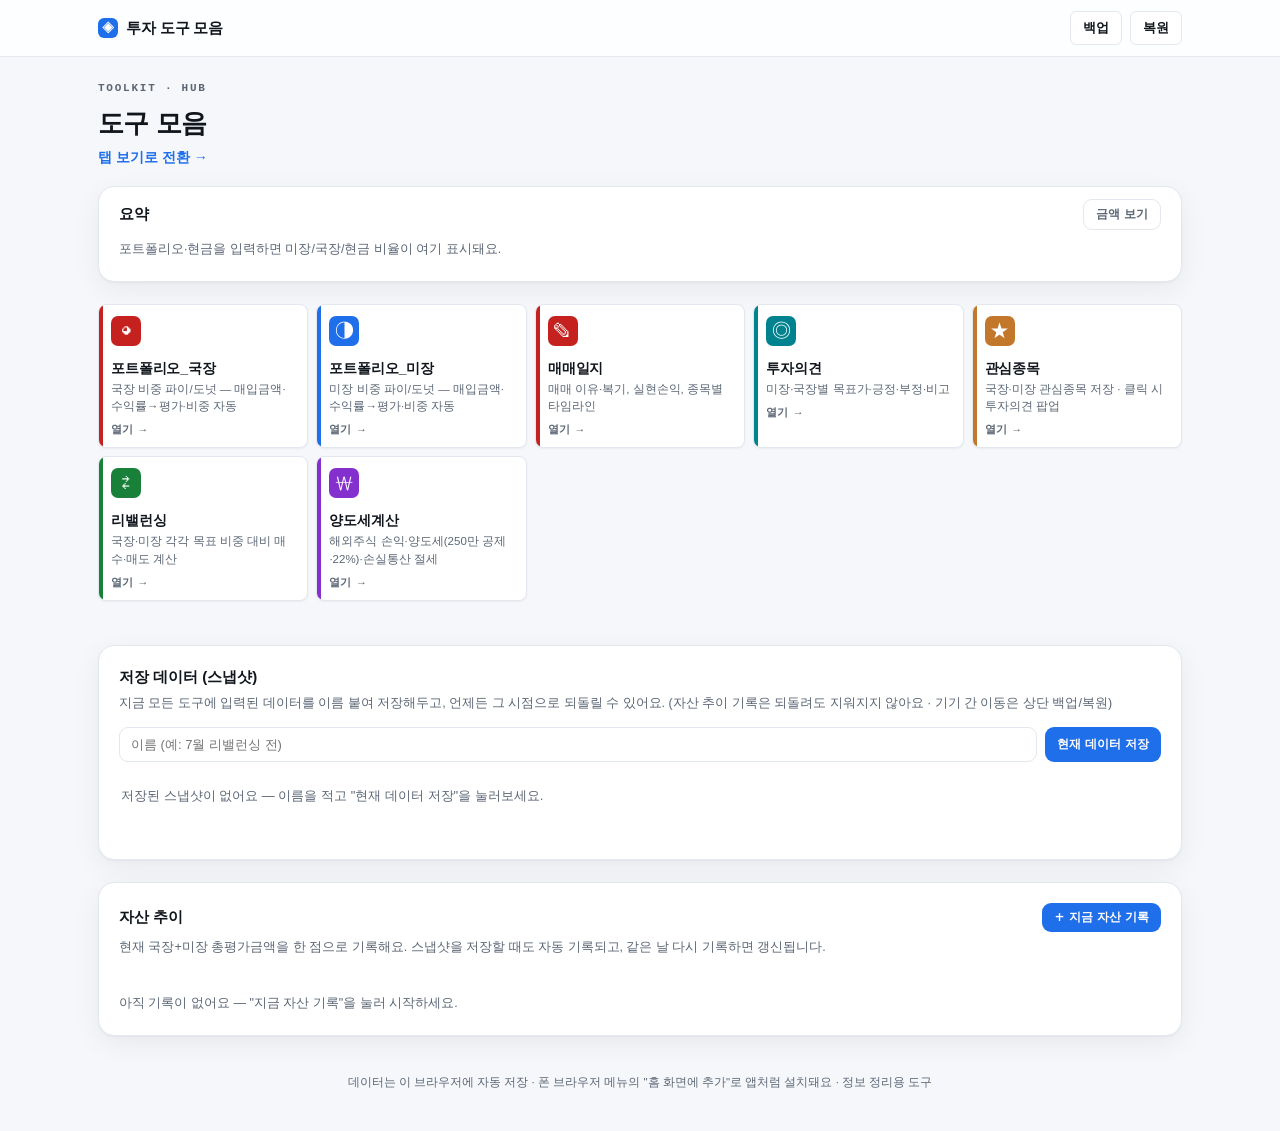
<file: index.html>
<!DOCTYPE html>
<html lang="ko">
<head>
<meta charset="UTF-8">
<meta name="viewport" content="width=device-width, initial-scale=1.0">
<title>도구 모음 · 허브</title>
<link rel="stylesheet" href="shared.css">
<link rel="manifest" href="manifest.json">
<meta name="theme-color" content="#1f6feb">
<link rel="apple-touch-icon" href="icon-180.png">
<meta name="apple-mobile-web-app-capable" content="yes">
<meta name="apple-mobile-web-app-title" content="투자도구">
<style>
  .panelbox{max-width:1120px;margin:0 auto 22px;background:#fff;border:1px solid var(--line,#e3e7ee);border-radius:16px;
    box-shadow:0 1px 2px rgba(16,22,30,.04),0 8px 28px rgba(16,22,30,.06);padding:20px}
  .panelbox h2{font-size:15px;font-weight:720;margin:0}
  .pb-head{display:flex;align-items:center;gap:10px;margin-bottom:14px;flex-wrap:wrap}
  .pb-head .sp{flex:1}
  .pb-head .meta{font:600 11.5px ui-monospace,monospace;color:var(--ink-soft,#5b6675)}
  .pbtn{border:1px solid var(--line,#e3e7ee);background:#fff;color:var(--ink-soft,#5b6675);font:600 12px system-ui;padding:6px 12px;border-radius:9px;cursor:pointer}
  .pbtn:hover{border-color:var(--accent,#1f6feb);color:var(--accent,#1f6feb)}
  .pbtn.pri{border:0;background:var(--accent,#1f6feb);color:#fff;font-weight:700}
  /* summary */
  #sumBox{transition:padding .18s ease}
  #sumBox.tight{padding:12px 20px}
  #sumBox.tight .pb-head{margin-bottom:10px}
  #sumBox.tight .allobar{margin-bottom:10px}
  .sumgrid{display:grid;grid-template-columns:repeat(3,minmax(0,1fr));gap:8px}
  .sumgrid .sumcell{padding:9px 10px;min-width:0}
  .sumcell .lb,.sumcell .tv,.sumcell .pv{white-space:nowrap;overflow:hidden;text-overflow:ellipsis}
  @media(max-width:640px){
    .sumgrid{grid-template-columns:1fr;gap:6px}
    .sumgrid .sumcell{display:flex;align-items:baseline;gap:8px;padding:8px 10px}
    .sumcell .lb{font-size:11px;width:74px;flex:none;margin:0}
    .sumcell .dots{margin:0}
    .sumcell .tv{font-size:15px;margin:0}
    .sumcell .pv{margin:0 0 0 auto;font-size:11px}
    .allobar .lg{gap:6px 12px}
    .allobar .lg .it{font-size:11px}
  }
  .sumcell .tv{font:740 14px ui-monospace,monospace;margin-top:3px;overflow:hidden;text-overflow:ellipsis}
  .sumcell .pv{font:640 10.5px ui-monospace,monospace;margin-top:2px;overflow:hidden;text-overflow:ellipsis}
  .sumcell .kk{display:none}
  .sumgrid.collapsed .tv,.sumgrid.collapsed .pv,.sumgrid.collapsed .s-empty{display:none}
  .sumgrid.collapsed .dots{display:block}
  /* 비율 막대 */
  .allobar{margin:2px 0 14px}
  .allobar .track{display:flex;height:22px;border-radius:7px;overflow:hidden;background:var(--line-soft,#eef1f6)}
  .allobar .seg{height:100%}
  .allobar .lg{display:flex;flex-wrap:wrap;gap:12px 16px;margin-top:9px}
  .allobar .lg .it{display:flex;align-items:center;gap:6px;font-size:12px;color:#27313d}
  .allobar .lg .sw{width:10px;height:10px;border-radius:3px;flex:none}
  .allobar .lg .pc{font:700 12px ui-monospace,monospace}
  .allobar .lg .am{font:500 11px ui-monospace,monospace;color:var(--ink-soft,#5b6675)}
  .allobar .empty{font-size:12.5px;color:var(--ink-soft,#5b6675)}
  .allobar .ccy{display:flex;flex-wrap:wrap;gap:10px 18px;margin-top:8px;padding-top:8px;border-top:1px dashed var(--line,#e3e7ee)}
  .allobar .ccy .it{display:flex;align-items:center;gap:6px;font-size:12px;color:#27313d}
  .allobar .ccy .sw{width:10px;height:10px;border-radius:3px}
  .allobar .ccy .pc{font:700 12px ui-monospace,monospace}
  .dots{display:none;font:700 15px ui-monospace,monospace;color:var(--ink-soft,#5b6675);letter-spacing:.12em;margin-top:5px}
  .sumcell{border:1px solid var(--line-soft,#eef1f6);border-radius:12px;padding:12px 14px}
  .sumcell .lb{font:700 11px ui-monospace,monospace;letter-spacing:.06em;color:var(--ink-soft,#5b6675)}
  .sumcell .tv{font:740 19px ui-monospace,monospace;margin-top:6px;white-space:nowrap}
  .sumcell .pv{font:640 13px ui-monospace,monospace;margin-top:3px;white-space:nowrap}
  .pv.pf,.tv.pf{color:#c5221f}.pv.ls,.tv.ls{color:#1f6feb}
  .sumcell .kk{font-size:10.5px;color:var(--ink-soft,#5b6675);margin-top:2px}
  .s-empty{font-size:12.5px;color:var(--ink-soft,#5b6675);margin-top:8px}
  /* history */
  .histchart{margin:2px 0 10px}
  .histchart svg{width:100%;height:auto;display:block}
  .h-empty{font-size:12.5px;color:var(--ink-soft,#5b6675);padding:6px 0 2px}
  .hrow{display:grid;grid-template-columns:auto auto auto 1fr auto;align-items:center;gap:4px 8px;padding:8px 2px;border-top:1px solid var(--line-soft,#eef1f6);font-size:11.5px}
  .hrow:first-child{border-top:0}
  .hrow .hd{font:600 11px ui-monospace,monospace;color:var(--ink-soft,#5b6675);white-space:nowrap}
  .hrow .ht{font:700 12px ui-monospace,monospace;white-space:nowrap}
  .hrow .hp{font:640 11px ui-monospace,monospace;white-space:nowrap}
  .hp.pf{color:#c5221f}.hp.ls{color:#1f6feb}
  .autotag{font:700 9.5px ui-monospace,monospace;background:var(--line-soft,#eef1f6);color:var(--ink-soft,#5b6675);padding:2px 6px;border-radius:5px;margin-left:6px;vertical-align:1px}
  .hrow .hs{font:500 10px ui-monospace,monospace;color:var(--ink-soft,#5b6675);grid-column:1/-1;overflow:hidden;text-overflow:ellipsis;white-space:nowrap;margin-top:-2px}
  .hrow .sp{display:none}
  .hrow .hx{border:0;background:none;color:#b3bcc7;font-size:15px;cursor:pointer;border-radius:6px;padding:2px 6px}
  .hrow .hx:hover{color:#d24545;background:#fbeaea}
  /* snapshots */
  .snapnew{display:flex;gap:8px;margin-bottom:14px;flex-wrap:wrap}
  .snapnew input{flex:1;min-width:200px;font-size:13px;border:1px solid var(--line,#e3e7ee);border-radius:9px;padding:9px 11px}
  .snapnew input:focus{outline:2px solid var(--accent,#1f6feb);outline-offset:1px;border-color:transparent}
  .snaprow{display:flex;align-items:center;gap:10px;padding:11px 4px;border-top:1px solid var(--line-soft,#eef1f6)}
  .snaprow:first-child{border-top:0}
  .snapname{font-weight:680;font-size:13.5px}
  .snapmeta{font:500 11.5px ui-monospace,monospace;color:var(--ink-soft,#5b6675);margin-top:1px}
  .snapinfo{flex:1;min-width:0}
  .snaprow .sload{color:var(--accent,#1f6feb)}
  .snaprow .sdel{color:#c5221f}
  .snaprow .sdel:hover{border-color:#c5221f;background:#fdf3f2}
  .snapempty{color:var(--ink-soft,#5b6675);font-size:13px;padding:10px 2px}
  .snapmsg{font:600 12px ui-monospace,monospace;color:#188038;min-height:15px;margin-top:8px}
  .hint{font-size:12.5px;color:var(--ink-soft,#5b6675);margin:-8px 0 14px}
  @media(max-width:640px){
    body{padding:16px 10px 44px}
    input,select,textarea{font-size:16px !important}
  }
</style>
</head>
<body>
  <div id="appbar"></div>
  <div class="wrap">
    <div class="pagehead">
      <div class="eyebrow">Toolkit · Hub</div>
      <h1 class="title">도구 모음</h1>
      <p class="sub"><a href="tabs.html" style="color:var(--accent);text-decoration:none;font-weight:600">탭 보기로 전환 →</a></p>
    </div>

    <!-- 5) 요약 위젯 -->
    <section class="panelbox" id="sumBox">
      <div class="pb-head"><h2>요약</h2><span class="meta" id="sumUpd"></span><span class="sp"></span>
        <button class="pbtn" id="eyeBtn" aria-pressed="true">금액 보기</button></div>
      <div class="allobar" id="alloBar"></div>
      <div class="sumgrid" id="sumGrid"></div>
    </section>

    <div class="cards" id="cards"></div>

    <!-- 스냅샷 -->
    <section class="panelbox" style="margin-top:22px">
      <div class="pb-head"><h2>저장 데이터 (스냅샷)</h2></div>
      <p class="hint">지금 모든 도구에 입력된 데이터를 이름 붙여 저장해두고, 언제든 그 시점으로 되돌릴 수 있어요. (자산 추이 기록은 되돌려도 지워지지 않아요 · 기기 간 이동은 상단 백업/복원)</p>
      <div class="snapnew">
        <input id="snapName" placeholder="이름 (예: 7월 리밸런싱 전)">
        <button class="pbtn pri" id="snapSave">현재 데이터 저장</button>
      </div>
      <div id="snapList"></div>
      <div class="snapmsg" id="snapMsg"></div>
    </section>

    <!-- 1) 자산 추이 (맨 아래) -->
    <section class="panelbox" style="margin-top:22px">
      <div class="pb-head"><h2>자산 추이</h2><span class="sp"></span>
        <button class="pbtn pri" id="histAdd">+ 지금 자산 기록</button></div>
      <p class="hint">현재 국장+미장 총평가금액을 한 점으로 기록해요. 스냅샷을 저장할 때도 자동 기록되고, 같은 날 다시 기록하면 갱신됩니다.</p>
      <div class="histchart" id="histChart"></div>
      <div id="histList"></div>
    </section>

  </div>
  <div class="foot">데이터는 이 브라우저에 자동 저장 · 폰 브라우저 메뉴의 "홈 화면에 추가"로 앱처럼 설치돼요 · 정보 정리용 도구</div>

  <script src="shared.js"></script>
  <script>
    mountAppbar("hub");
    const box = document.getElementById("cards");
    APP.TOOLS.forEach(t => {
      const a = document.createElement("a");
      a.className = "card"; a.href = t.file;
      a.innerHTML =
        '<span class="stripe" style="background:'+t.accent+'"></span>' +
        '<span class="glyph" style="background:'+t.accent+'">'+(t.glyph||"◆")+'</span>' +
        '<div class="nm">'+t.name+'</div>' +
        '<div class="ds">'+(t.desc||"")+'</div>' +
        '<div class="go">열기 →</div>';
      box.appendChild(a);
    });
    /* (새 도구 추가 카드 제거) */

    (function(){
      const SKEY="toolkit:snapshots", HKEY="toolkit:history", EYE="toolkit:hub-hide";
      const $=id=>document.getElementById(id);
      const esc=s=>String(s).replace(/[&<>"]/g,c=>({"&":"&amp;","<":"&lt;",">":"&gt;",'"':"&quot;"}[c]));
      const p2=n=>String(n).padStart(2,"0");
      const fmtTs=ts=>{const d=new Date(ts);return d.getFullYear()+"-"+p2(d.getMonth()+1)+"-"+p2(d.getDate())+" "+p2(d.getHours())+":"+p2(d.getMinutes());};
      const fmtD=ts=>{const d=new Date(ts);return d.getFullYear()+"-"+p2(d.getMonth()+1)+"-"+p2(d.getDate());};
      const won=n=>"₩"+Math.round(Number(n)||0).toLocaleString("ko-KR");
      let HIDE=localStorage.getItem(EYE)!=="0";  // 기본값: 숨김
      const amt=v=>HIDE?"•••••":v;

      /* ---- 파이 합계 읽기 ---- */
      function pieTotals(key){try{const s=localStorage.getItem(key);if(!s)return null;
        const o=JSON.parse(s);const arr=Array.isArray(o)?o:(o.data||[]);
        if(!Array.isArray(arr)||!arr.length)return null;
        let ev=0,buy=0;arr.forEach(x=>{const a=Number(x.amount)||0,r=Number(x.roi)||0;
          const e=(x.eval!=null&&x.eval!=="")?Number(x.eval):a*(1+r/100);ev+=e;buy+=a;});
        const cash=(o&&o.cash)||{};
        return {ev,buy,updatedAt:(o&&o.updatedAt)||null,
          cashKrwTotal:Number(cash.krwTotal)||0, cashUsdKrw:(Number(cash.usd)||0)*(Number(cash.rate)||0), cashKrwOnly:Number(cash.krw)||0};}catch(e){return null;}}

      /* ---- 5) 요약 위젯 ---- */
      function cell(label,t){
        if(!t)return '<div class="sumcell"><div class="lb">'+label+'</div><div class="dots">•••</div><div class="s-empty">없음</div></div>';
        const asset=t.ev+(t.cashKrwTotal||0);
        const pnl=t.ev-t.buy, pct=t.buy>0?pnl/t.buy*100:0, c=pnl>=0?"pf":"ls", sg=pnl>=0?"+":"-";
        const pnlTxt=sg+"₩"+Math.round(Math.abs(pnl)).toLocaleString("ko-KR")+" ("+(pnl>=0?"+":"")+pct.toFixed(1)+"%)";
        return '<div class="sumcell"><div class="lb">'+label+'</div>'+
          '<div class="dots">•••</div>'+
          '<div class="tv">'+won(asset)+'</div>'+
          '<div class="pv '+c+'" title="주식 손익">'+pnlTxt+'</div></div>';
      }
      function renderSummary(){
        const kr=pieTotals("toolkit:pie1"), us=pieTotals("toolkit:pie-us");
        let tot=null;
        if(kr||us)tot={ev:(kr?kr.ev:0)+(us?us.ev:0),buy:(kr?kr.buy:0)+(us?us.buy:0),
          cashKrwTotal:(kr?kr.cashKrwTotal:0)+(us?us.cashKrwTotal:0)};
        $("sumGrid").innerHTML="";  /* 국장/미장/합계 칸 제거 — 비율 막대만 표시 */
        renderAllo(kr,us);
        const ts=Math.max(kr&&kr.updatedAt||0,us&&us.updatedAt||0);
        $("sumUpd").textContent=(HIDE||!ts)?"":("마지막 업데이트: "+fmtTs(ts));
        $("sumGrid").classList.toggle("collapsed",HIDE);
        $("sumBox").classList.toggle("tight",HIDE);
        $("eyeBtn").textContent=HIDE?"금액 보기":"금액 숨기기";
        $("eyeBtn").setAttribute("aria-pressed",HIDE?"true":"false");
      }
      function renderAllo(kr,us){
        const usdCash=(us?us.cashUsdKrw:0);
        const krwCash=(kr?kr.cashKrwTotal:0)+(us?us.cashKrwOnly:0);
        const segs=[
          {k:"국장 주식", v:(kr?kr.ev:0), c:"#c5221f"},
          {k:"미장 주식", v:(us?us.ev:0), c:"#1f6feb"},
          {k:"현금·달러", v:usdCash,      c:"#188038"},
          {k:"현금·원화", v:krwCash,      c:"#8a94a3"},
        ].filter(s=>s.v>0);
        const total=segs.reduce((a,b)=>a+b.v,0);
        const el=$("alloBar");
        if(total<=0){el.innerHTML='<div class="empty">포트폴리오·현금을 입력하면 미장/국장/현금 비율이 여기 표시돼요.</div>';return;}
        const bar=segs.map(s=>'<div class="seg" style="width:'+(s.v/total*100)+'%;background:'+s.c+'" title="'+s.k+' '+(s.v/total*100).toFixed(1)+'%"></div>').join("");
        const lg=segs.map(s=>'<span class="it"><span class="sw" style="background:'+s.c+'"></span>'+s.k+
          ' <span class="pc">'+(s.v/total*100).toFixed(1)+'%</span>'+
          (HIDE?'':' <span class="am">'+won(s.v)+'</span>')+'</span>').join("");
        // 원화 vs 외화(달러) 비중: 미장 주식+달러현금 = 외화, 국장 주식+원화현금 = 원화
        const foreign=(us?us.ev:0)+usdCash;
        const domestic=(kr?kr.ev:0)+krwCash;
        const ft=foreign+domestic;
        const ccy=ft>0?('<div class="ccy"><span class="it"><span class="sw" style="background:#11161d"></span>원화 자산 <span class="pc">'+(domestic/ft*100).toFixed(1)+'%</span></span>'+
          '<span class="it"><span class="sw" style="background:#c2772a"></span>외화(달러) 자산 <span class="pc">'+(foreign/ft*100).toFixed(1)+'%</span></span></div>'):'';
        el.innerHTML='<div class="track">'+bar+'</div><div class="lg">'+lg+'</div>'+ccy;
      }
      $("eyeBtn").addEventListener("click",()=>{HIDE=!HIDE;
        try{localStorage.setItem(EYE,HIDE?"1":"0");}catch(e){}
        renderSummary();renderHistory();});

      /* ---- 1) 자산 추이 ---- */
      function readHist(){try{const s=localStorage.getItem(HKEY);const a=s?JSON.parse(s):[];return Array.isArray(a)?a:[];}catch(e){return [];}}
      function writeHist(a){try{localStorage.setItem(HKEY,JSON.stringify(a));}catch(e){}}
      function record(silent){
        const kr=pieTotals("toolkit:pie1"), us=pieTotals("toolkit:pie-us");
        if(!kr&&!us){if(!silent)alert("기록할 데이터가 없어요 — 포트폴리오에 종목을 입력한 뒤 기록해 주세요.");return;}
        const e={id:Date.now().toString(36),ts:Date.now(),kr:kr?Math.round(kr.ev):0,us:us?Math.round(us.ev):0,
          krBuy:kr?Math.round(kr.buy):0,usBuy:us?Math.round(us.buy):0};
        e.total=e.kr+e.us; e.totalBuy=e.krBuy+e.usBuy;
        let h=readHist().filter(x=>fmtD(x.ts)!==fmtD(e.ts));
        h.push(e);h.sort((a,b)=>a.ts-b.ts);writeHist(h);renderHistory();
      }
      $("histAdd").addEventListener("click",()=>record(false));
      function chartSvg(h){
        if(h.length<2)return '<div class="h-empty">'+(h.length===1?"기록 1개 — 다음 기록부터 선이 그려져요.":"")+'</div>';
        const W=640,H=150,P=26;
        const hb=h.filter(x=>x.totalBuy!=null);
        const xs=h.map(x=>x.ts),ys=h.map(x=>x.total).concat(hb.map(x=>x.totalBuy));
        const x0=Math.min.apply(null,xs),x1=Math.max.apply(null,xs);
        const y0=Math.min.apply(null,ys),y1=Math.max.apply(null,ys);
        const xr=(x1-x0)||1, yr=(y1-y0)||1;
        const px=t=>P+(t-x0)/xr*(W-2*P), py=v=>H-P-(v-y0)/yr*(H-2*P-6);
        const pts=h.map(x=>px(x.ts).toFixed(1)+","+py(x.total).toFixed(1)).join(" ");
        const dots=h.map(x=>'<circle cx="'+px(x.ts).toFixed(1)+'" cy="'+py(x.total).toFixed(1)+'" r="3.4" fill="#1f6feb"/>').join("");
        const last=h[h.length-1];
        const lx=Math.min(px(last.ts),W-P-4), ly=Math.max(py(last.total)-10,12);
        const ptsB=hb.map(x=>px(x.ts).toFixed(1)+","+py(x.totalBuy).toFixed(1)).join(" ");
        const buyLine=hb.length>=2?'<polyline points="'+ptsB+'" fill="none" stroke="#9aa4b0" stroke-width="2" stroke-dasharray="5 4" stroke-linejoin="round"/>':'';
        return '<svg viewBox="0 0 '+W+' '+H+'" role="img" aria-label="자산 추이">'+
          '<text x="'+P+'" y="13" font-size="10" font-family="monospace" fill="#1f6feb">— 평가</text>'+
          (hb.length>=2?'<text x="'+(P+52)+'" y="13" font-size="10" font-family="monospace" fill="#9aa4b0">--- 매입</text>':'')+
          buyLine+
          '<polyline points="'+pts+'" fill="none" stroke="#1f6feb" stroke-width="2.5" stroke-linejoin="round" stroke-linecap="round"/>'+dots+
          '<text x="'+P+'" y="'+(H-8)+'" font-size="10" font-family="monospace" fill="#5b6675">'+fmtD(x0)+'</text>'+
          '<text x="'+(W-P)+'" y="'+(H-8)+'" font-size="10" font-family="monospace" fill="#5b6675" text-anchor="end">'+fmtD(x1)+'</text>'+
          '<text x="'+lx+'" y="'+ly+'" font-size="11" font-weight="700" font-family="monospace" fill="#11161d" text-anchor="end">'+esc(amt(won(last.total)))+'</text>'+
          '</svg>';
      }
      function renderHistory(){
        const h=readHist();
        $("histChart").innerHTML=chartSvg(h);
        const recent=h.slice().reverse().slice(0,12);
        $("histList").innerHTML=recent.length?recent.map(x=>
          '<div class="hrow"><span class="hd">'+fmtD(x.ts)+'</span>'+
          '<span class="ht">'+esc(amt(won(x.total)))+'</span>'+
          (x.totalBuy!=null?'<span class="hp '+((x.total-x.totalBuy)>=0?'pf':'ls')+'">'+esc(amt(((x.total-x.totalBuy)>=0?'+':'-')+"₩"+Math.abs(x.total-x.totalBuy).toLocaleString("ko-KR")))+'</span>':'<span></span>')+
          '<span class="sp"></span><button class="hx" data-hdel="'+x.id+'" title="이 기록 삭제">×</button>'+
          '<span class="hs">국장 '+esc(amt(won(x.kr)))+' · 미장 '+esc(amt(won(x.us)))+'</span></div>').join("")
          +(h.length>12?'<div class="h-empty">외 '+(h.length-12)+'개 기록</div>':'')
          :'<div class="h-empty">아직 기록이 없어요 — "지금 자산 기록"을 눌러 시작하세요.</div>';
      }
      $("histList").addEventListener("click",e=>{const b=e.target.closest("[data-hdel]");if(!b)return;
        if(!confirm("이 날짜의 기록을 삭제할까요?"))return;
        writeHist(readHist().filter(x=>x.id!==b.dataset.hdel));renderHistory();});

      /* ---- 스냅샷 ---- */
      function readSnaps(){try{const s=localStorage.getItem(SKEY);const a=s?JSON.parse(s):[];return Array.isArray(a)?a:[];}catch(e){return [];}}
      function writeSnaps(a,silent){try{localStorage.setItem(SKEY,JSON.stringify(a));return true;}
        catch(e){if(!silent)alert("저장 공간이 부족해요. 오래된 스냅샷을 삭제하고 다시 시도해 주세요.");return false;}}
      function collect(){const d={};for(let i=0;i<localStorage.length;i++){const k=localStorage.key(i);
        if(k&&k.indexOf("toolkit:")===0&&k!==SKEY&&k!==HKEY)d[k]=localStorage.getItem(k);}return d;}
      function setMsg(m){$("snapMsg").textContent=m||"";}
      function renderSnaps(){
        const list=$("snapList"),snaps=readSnaps();
        if(!snaps.length){list.innerHTML='<div class="snapempty">저장된 스냅샷이 없어요 — 이름을 적고 "현재 데이터 저장"을 눌러보세요.</div>';return;}
        list.innerHTML=snaps.map(s=>
          '<div class="snaprow">'+
            '<div class="snapinfo"><div class="snapname">'+esc(s.name)+(s.auto?'<span class="autotag">자동</span>':'')+'</div>'+
            '<div class="snapmeta">'+fmtTs(s.ts)+' · '+Object.keys(s.data||{}).length+'개 항목</div></div>'+
            '<button class="pbtn sload" data-load="'+s.id+'">불러오기</button>'+
            '<button class="pbtn sdel" data-del="'+s.id+'">삭제</button>'+
          '</div>').join("");
      }
      $("snapSave").addEventListener("click",()=>{
        const data=collect();
        if(!Object.keys(data).length){alert("저장할 데이터가 없어요. 도구에 값을 입력한 뒤 저장해 주세요.");return;}
        const name=$("snapName").value.trim()||("스냅샷 "+fmtTs(Date.now()));
        const snaps=readSnaps();
        snaps.unshift({id:Date.now().toString(36)+Math.random().toString(36).slice(2,6),name,ts:Date.now(),data});
        if(writeSnaps(snaps)){$("snapName").value="";renderSnaps();record(true);
          setMsg('"'+name+'" 저장 완료 (자산 추이에도 기록됨)');setTimeout(()=>setMsg(""),3500);}
      });
      $("snapList").addEventListener("click",e=>{
        const ld=e.target.closest("[data-load]"), dl=e.target.closest("[data-del]");
        const snaps=readSnaps();
        if(ld){
          const s=snaps.find(x=>x.id===ld.dataset.load);if(!s)return;
          if(!confirm('"'+s.name+'" ('+fmtTs(s.ts)+') 시점으로 되돌릴까요?\n\n지금 도구들에 입력된 데이터가 이 스냅샷 내용으로 바뀝니다.\n(현재 상태가 필요하면 먼저 저장해 두세요)'))return;
          const del=[];for(let i=0;i<localStorage.length;i++){const k=localStorage.key(i);
            if(k&&k.indexOf("toolkit:")===0&&k!==SKEY&&k!==HKEY)del.push(k);}
          del.forEach(k=>localStorage.removeItem(k));
          Object.keys(s.data||{}).forEach(k=>{try{localStorage.setItem(k,s.data[k]);}catch(e){}});
          renderSummary();
          setMsg('"'+s.name+'" 시점으로 복원했어요 — 각 도구를 열면 해당 데이터가 보여요');
        }
        if(dl){
          const s=snaps.find(x=>x.id===dl.dataset.del);if(!s)return;
          if(!confirm('"'+s.name+'" 스냅샷을 삭제할까요? 되돌릴 수 없어요.'))return;
          writeSnaps(snaps.filter(x=>x.id!==s.id));renderSnaps();setMsg("삭제했어요");setTimeout(()=>setMsg(""),3000);
        }
      });

      /* 주 1회 자동 스냅샷 + 자산 기록 */
      (function(){
        const AK="toolkit:autosnap-ts";
        const last=Number(localStorage.getItem(AK)||0);
        if(Date.now()-last<7*86400000)return;
        const d=collect();if(!Object.keys(d).length)return;
        let snaps=readSnaps();
        snaps.unshift({id:Date.now().toString(36)+"a",name:"자동 저장 "+fmtD(Date.now()),ts:Date.now(),auto:true,data:d});
        const autos=snaps.filter(s=>s.auto);
        if(autos.length>4){const drop=new Set(autos.slice(4).map(s=>s.id));snaps=snaps.filter(s=>!drop.has(s.id));}
        if(writeSnaps(snaps,true)){try{localStorage.setItem(AK,String(Date.now()));}catch(e){}record(true);}
      })();
      renderSummary();renderHistory();renderSnaps();
    })();

    if("serviceWorker" in navigator){addEventListener("load",()=>{
      navigator.serviceWorker.register("./sw.js").then(reg=>{
        function prompt(nw){nw&&nw.postMessage&&nw.postMessage("skipWaiting");}
        if(reg.waiting)prompt(reg.waiting);
        reg.addEventListener("updatefound",()=>{const nw=reg.installing;if(!nw)return;
          nw.addEventListener("statechange",()=>{if(nw.state==="installed"&&navigator.serviceWorker.controller)prompt(nw);});});
        setInterval(()=>reg.update(),60000);
      }).catch(()=>{});
      let refreshing=false;
      navigator.serviceWorker.addEventListener("controllerchange",()=>{if(refreshing)return;refreshing=true;location.reload();});
    });}
  </script>
</body>
</html>
</file>
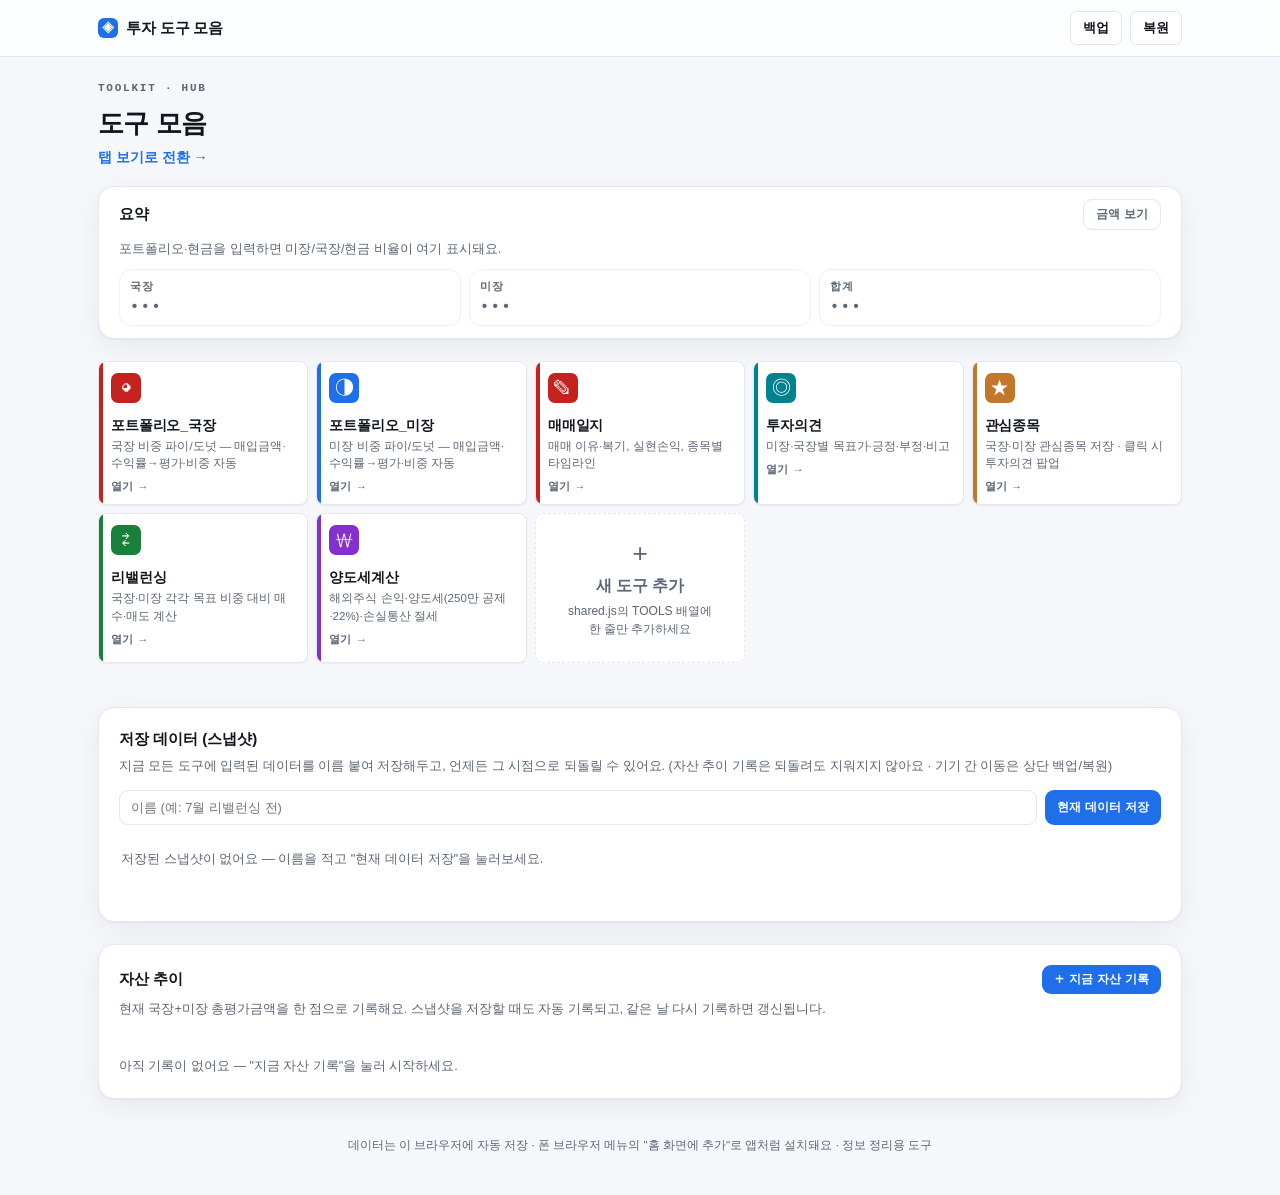
<file: index-1.html>
<!DOCTYPE html>
<html lang="ko">
<head>
<meta charset="UTF-8">
<meta name="viewport" content="width=device-width, initial-scale=1.0">
<title>도구 모음 · 허브</title>
<link rel="stylesheet" href="shared.css">
<link rel="manifest" href="manifest.json">
<meta name="theme-color" content="#1f6feb">
<link rel="apple-touch-icon" href="icon-180.png">
<meta name="apple-mobile-web-app-capable" content="yes">
<meta name="apple-mobile-web-app-title" content="투자도구">
<style>
  .panelbox{max-width:1120px;margin:0 auto 22px;background:#fff;border:1px solid var(--line,#e3e7ee);border-radius:16px;
    box-shadow:0 1px 2px rgba(16,22,30,.04),0 8px 28px rgba(16,22,30,.06);padding:20px}
  .panelbox h2{font-size:15px;font-weight:720;margin:0}
  .pb-head{display:flex;align-items:center;gap:10px;margin-bottom:14px;flex-wrap:wrap}
  .pb-head .sp{flex:1}
  .pb-head .meta{font:600 11.5px ui-monospace,monospace;color:var(--ink-soft,#5b6675)}
  .pbtn{border:1px solid var(--line,#e3e7ee);background:#fff;color:var(--ink-soft,#5b6675);font:600 12px system-ui;padding:6px 12px;border-radius:9px;cursor:pointer}
  .pbtn:hover{border-color:var(--accent,#1f6feb);color:var(--accent,#1f6feb)}
  .pbtn.pri{border:0;background:var(--accent,#1f6feb);color:#fff;font-weight:700}
  /* summary */
  #sumBox{transition:padding .18s ease}
  #sumBox.tight{padding:12px 20px}
  #sumBox.tight .pb-head{margin-bottom:10px}
  #sumBox.tight .allobar{margin-bottom:10px}
  .sumgrid{display:grid;grid-template-columns:repeat(3,minmax(0,1fr));gap:8px}
  .sumgrid .sumcell{padding:9px 10px;min-width:0}
  .sumcell .lb,.sumcell .tv,.sumcell .pv{white-space:nowrap;overflow:hidden;text-overflow:ellipsis}
  @media(max-width:640px){
    .sumgrid{grid-template-columns:1fr;gap:6px}
    .sumgrid .sumcell{display:flex;align-items:baseline;gap:8px;padding:8px 10px}
    .sumcell .lb{font-size:11px;width:74px;flex:none;margin:0}
    .sumcell .dots{margin:0}
    .sumcell .tv{font-size:15px;margin:0}
    .sumcell .pv{margin:0 0 0 auto;font-size:11px}
    .allobar .lg{gap:6px 12px}
    .allobar .lg .it{font-size:11px}
  }
  .sumcell .tv{font:740 16px ui-monospace,monospace;margin-top:4px}
  .sumcell .pv{font:640 11.5px ui-monospace,monospace;margin-top:2px}
  .sumcell .kk{display:none}
  .sumgrid.collapsed .tv,.sumgrid.collapsed .pv,.sumgrid.collapsed .s-empty{display:none}
  .sumgrid.collapsed .dots{display:block}
  /* 비율 막대 */
  .allobar{margin:2px 0 14px}
  .allobar .track{display:flex;height:22px;border-radius:7px;overflow:hidden;background:var(--line-soft,#eef1f6)}
  .allobar .seg{height:100%}
  .allobar .lg{display:flex;flex-wrap:wrap;gap:12px 16px;margin-top:9px}
  .allobar .lg .it{display:flex;align-items:center;gap:6px;font-size:12px;color:#27313d}
  .allobar .lg .sw{width:10px;height:10px;border-radius:3px;flex:none}
  .allobar .lg .pc{font:700 12px ui-monospace,monospace}
  .allobar .lg .am{font:500 11px ui-monospace,monospace;color:var(--ink-soft,#5b6675)}
  .allobar .empty{font-size:12.5px;color:var(--ink-soft,#5b6675)}
  .allobar .ccy{display:flex;flex-wrap:wrap;gap:10px 18px;margin-top:8px;padding-top:8px;border-top:1px dashed var(--line,#e3e7ee)}
  .allobar .ccy .it{display:flex;align-items:center;gap:6px;font-size:12px;color:#27313d}
  .allobar .ccy .sw{width:10px;height:10px;border-radius:3px}
  .allobar .ccy .pc{font:700 12px ui-monospace,monospace}
  .dots{display:none;font:700 15px ui-monospace,monospace;color:var(--ink-soft,#5b6675);letter-spacing:.12em;margin-top:5px}
  .sumcell{border:1px solid var(--line-soft,#eef1f6);border-radius:12px;padding:12px 14px}
  .sumcell .lb{font:700 11px ui-monospace,monospace;letter-spacing:.06em;color:var(--ink-soft,#5b6675)}
  .sumcell .tv{font:740 19px ui-monospace,monospace;margin-top:6px;white-space:nowrap}
  .sumcell .pv{font:640 13px ui-monospace,monospace;margin-top:3px;white-space:nowrap}
  .pv.pf,.tv.pf{color:#c5221f}.pv.ls,.tv.ls{color:#1f6feb}
  .sumcell .kk{font-size:10.5px;color:var(--ink-soft,#5b6675);margin-top:2px}
  .s-empty{font-size:12.5px;color:var(--ink-soft,#5b6675);margin-top:8px}
  /* history */
  .histchart{margin:2px 0 10px}
  .histchart svg{width:100%;height:auto;display:block}
  .h-empty{font-size:12.5px;color:var(--ink-soft,#5b6675);padding:6px 0 2px}
  .hrow{display:flex;align-items:center;gap:10px;padding:8px 4px;border-top:1px solid var(--line-soft,#eef1f6);font-size:12.5px}
  .hrow:first-child{border-top:0}
  .hrow .hd{font:600 12px ui-monospace,monospace;color:var(--ink-soft,#5b6675);width:88px;flex:none}
  .hrow .ht{font:700 13px ui-monospace,monospace}
  .hrow .hp{font:640 12px ui-monospace,monospace}
  .hp.pf{color:#c5221f}.hp.ls{color:#1f6feb}
  .autotag{font:700 9.5px ui-monospace,monospace;background:var(--line-soft,#eef1f6);color:var(--ink-soft,#5b6675);padding:2px 6px;border-radius:5px;margin-left:6px;vertical-align:1px}
  .hrow .hs{font:500 11px ui-monospace,monospace;color:var(--ink-soft,#5b6675)}
  .hrow .sp{flex:1}
  .hrow .hx{border:0;background:none;color:#b3bcc7;font-size:15px;cursor:pointer;border-radius:6px;padding:2px 6px}
  .hrow .hx:hover{color:#d24545;background:#fbeaea}
  /* snapshots */
  .snapnew{display:flex;gap:8px;margin-bottom:14px;flex-wrap:wrap}
  .snapnew input{flex:1;min-width:200px;font-size:13px;border:1px solid var(--line,#e3e7ee);border-radius:9px;padding:9px 11px}
  .snapnew input:focus{outline:2px solid var(--accent,#1f6feb);outline-offset:1px;border-color:transparent}
  .snaprow{display:flex;align-items:center;gap:10px;padding:11px 4px;border-top:1px solid var(--line-soft,#eef1f6)}
  .snaprow:first-child{border-top:0}
  .snapname{font-weight:680;font-size:13.5px}
  .snapmeta{font:500 11.5px ui-monospace,monospace;color:var(--ink-soft,#5b6675);margin-top:1px}
  .snapinfo{flex:1;min-width:0}
  .snaprow .sload{color:var(--accent,#1f6feb)}
  .snaprow .sdel{color:#c5221f}
  .snaprow .sdel:hover{border-color:#c5221f;background:#fdf3f2}
  .snapempty{color:var(--ink-soft,#5b6675);font-size:13px;padding:10px 2px}
  .snapmsg{font:600 12px ui-monospace,monospace;color:#188038;min-height:15px;margin-top:8px}
  .hint{font-size:12.5px;color:var(--ink-soft,#5b6675);margin:-8px 0 14px}
  @media(max-width:640px){
    body{padding:16px 10px 44px}
    input,select,textarea{font-size:16px !important}
  }
</style>
</head>
<body>
  <div id="appbar"></div>
  <div class="wrap">
    <div class="pagehead">
      <div class="eyebrow">Toolkit · Hub</div>
      <h1 class="title">도구 모음</h1>
      <p class="sub"><a href="tabs.html" style="color:var(--accent);text-decoration:none;font-weight:600">탭 보기로 전환 →</a></p>
    </div>

    <!-- 5) 요약 위젯 -->
    <section class="panelbox" id="sumBox">
      <div class="pb-head"><h2>요약</h2><span class="meta" id="sumUpd"></span><span class="sp"></span>
        <button class="pbtn" id="eyeBtn" aria-pressed="true">금액 보기</button></div>
      <div class="allobar" id="alloBar"></div>
      <div class="sumgrid" id="sumGrid"></div>
    </section>

    <div class="cards" id="cards"></div>

    <!-- 스냅샷 -->
    <section class="panelbox" style="margin-top:22px">
      <div class="pb-head"><h2>저장 데이터 (스냅샷)</h2></div>
      <p class="hint">지금 모든 도구에 입력된 데이터를 이름 붙여 저장해두고, 언제든 그 시점으로 되돌릴 수 있어요. (자산 추이 기록은 되돌려도 지워지지 않아요 · 기기 간 이동은 상단 백업/복원)</p>
      <div class="snapnew">
        <input id="snapName" placeholder="이름 (예: 7월 리밸런싱 전)">
        <button class="pbtn pri" id="snapSave">현재 데이터 저장</button>
      </div>
      <div id="snapList"></div>
      <div class="snapmsg" id="snapMsg"></div>
    </section>

    <!-- 1) 자산 추이 (맨 아래) -->
    <section class="panelbox" style="margin-top:22px">
      <div class="pb-head"><h2>자산 추이</h2><span class="sp"></span>
        <button class="pbtn pri" id="histAdd">+ 지금 자산 기록</button></div>
      <p class="hint">현재 국장+미장 총평가금액을 한 점으로 기록해요. 스냅샷을 저장할 때도 자동 기록되고, 같은 날 다시 기록하면 갱신됩니다.</p>
      <div class="histchart" id="histChart"></div>
      <div id="histList"></div>
    </section>

  </div>
  <div class="foot">데이터는 이 브라우저에 자동 저장 · 폰 브라우저 메뉴의 "홈 화면에 추가"로 앱처럼 설치돼요 · 정보 정리용 도구</div>

  <script src="shared.js"></script>
  <script>
    mountAppbar("hub");
    const box = document.getElementById("cards");
    APP.TOOLS.forEach(t => {
      const a = document.createElement("a");
      a.className = "card"; a.href = t.file;
      a.innerHTML =
        '<span class="stripe" style="background:'+t.accent+'"></span>' +
        '<span class="glyph" style="background:'+t.accent+'">'+(t.glyph||"◆")+'</span>' +
        '<div class="nm">'+t.name+'</div>' +
        '<div class="ds">'+(t.desc||"")+'</div>' +
        '<div class="go">열기 →</div>';
      box.appendChild(a);
    });
    const hint = document.createElement("div");
    hint.className = "card ghost";
    hint.innerHTML = '<div class="plus">+</div><div style="margin-top:8px;font-weight:600">새 도구 추가</div>'+
      '<div style="font-size:12px;margin-top:4px">shared.js의 TOOLS 배열에<br>한 줄만 추가하세요</div>';
    box.appendChild(hint);

    (function(){
      const SKEY="toolkit:snapshots", HKEY="toolkit:history", EYE="toolkit:hub-hide";
      const $=id=>document.getElementById(id);
      const esc=s=>String(s).replace(/[&<>"]/g,c=>({"&":"&amp;","<":"&lt;",">":"&gt;",'"':"&quot;"}[c]));
      const p2=n=>String(n).padStart(2,"0");
      const fmtTs=ts=>{const d=new Date(ts);return d.getFullYear()+"-"+p2(d.getMonth()+1)+"-"+p2(d.getDate())+" "+p2(d.getHours())+":"+p2(d.getMinutes());};
      const fmtD=ts=>{const d=new Date(ts);return d.getFullYear()+"-"+p2(d.getMonth()+1)+"-"+p2(d.getDate());};
      const won=n=>"₩"+Math.round(Number(n)||0).toLocaleString("ko-KR");
      let HIDE=localStorage.getItem(EYE)!=="0";  // 기본값: 숨김
      const amt=v=>HIDE?"•••••":v;

      /* ---- 파이 합계 읽기 ---- */
      function pieTotals(key){try{const s=localStorage.getItem(key);if(!s)return null;
        const o=JSON.parse(s);const arr=Array.isArray(o)?o:(o.data||[]);
        if(!Array.isArray(arr)||!arr.length)return null;
        let ev=0,buy=0;arr.forEach(x=>{const a=Number(x.amount)||0,r=Number(x.roi)||0;
          const e=(x.eval!=null&&x.eval!=="")?Number(x.eval):a*(1+r/100);ev+=e;buy+=a;});
        const cash=(o&&o.cash)||{};
        return {ev,buy,updatedAt:(o&&o.updatedAt)||null,
          cashKrwTotal:Number(cash.krwTotal)||0, cashUsdKrw:(Number(cash.usd)||0)*(Number(cash.rate)||0), cashKrwOnly:Number(cash.krw)||0};}catch(e){return null;}}

      /* ---- 5) 요약 위젯 ---- */
      function cell(label,t){
        if(!t)return '<div class="sumcell"><div class="lb">'+label+'</div><div class="dots">•••</div><div class="s-empty">없음</div></div>';
        const asset=t.ev+(t.cashKrwTotal||0);
        const pnl=t.ev-t.buy, pct=t.buy>0?pnl/t.buy*100:0, c=pnl>=0?"pf":"ls", sg=pnl>=0?"+":"-";
        const pnlTxt=sg+"₩"+Math.round(Math.abs(pnl)).toLocaleString("ko-KR")+" ("+(pnl>=0?"+":"")+pct.toFixed(1)+"%)";
        return '<div class="sumcell"><div class="lb">'+label+' 총자산</div>'+
          '<div class="dots">•••</div>'+
          '<div class="tv">'+won(asset)+'</div>'+
          '<div class="pv '+c+'" title="주식 손익">'+pnlTxt+'</div></div>';
      }
      function renderSummary(){
        const kr=pieTotals("toolkit:pie1"), us=pieTotals("toolkit:pie-us");
        let tot=null;
        if(kr||us)tot={ev:(kr?kr.ev:0)+(us?us.ev:0),buy:(kr?kr.buy:0)+(us?us.buy:0),
          cashKrwTotal:(kr?kr.cashKrwTotal:0)+(us?us.cashKrwTotal:0)};
        $("sumGrid").innerHTML=cell("국장",kr)+cell("미장",us)+cell("합계",tot);
        renderAllo(kr,us);
        const ts=Math.max(kr&&kr.updatedAt||0,us&&us.updatedAt||0);
        $("sumUpd").textContent=(HIDE||!ts)?"":("마지막 업데이트: "+fmtTs(ts));
        $("sumGrid").classList.toggle("collapsed",HIDE);
        $("sumBox").classList.toggle("tight",HIDE);
        $("eyeBtn").textContent=HIDE?"금액 보기":"금액 숨기기";
        $("eyeBtn").setAttribute("aria-pressed",HIDE?"true":"false");
      }
      function renderAllo(kr,us){
        const usdCash=(us?us.cashUsdKrw:0);
        const krwCash=(kr?kr.cashKrwTotal:0)+(us?us.cashKrwOnly:0);
        const segs=[
          {k:"국장 주식", v:(kr?kr.ev:0), c:"#c5221f"},
          {k:"미장 주식", v:(us?us.ev:0), c:"#1f6feb"},
          {k:"현금·달러", v:usdCash,      c:"#188038"},
          {k:"현금·원화", v:krwCash,      c:"#8a94a3"},
        ].filter(s=>s.v>0);
        const total=segs.reduce((a,b)=>a+b.v,0);
        const el=$("alloBar");
        if(total<=0){el.innerHTML='<div class="empty">포트폴리오·현금을 입력하면 미장/국장/현금 비율이 여기 표시돼요.</div>';return;}
        const bar=segs.map(s=>'<div class="seg" style="width:'+(s.v/total*100)+'%;background:'+s.c+'" title="'+s.k+' '+(s.v/total*100).toFixed(1)+'%"></div>').join("");
        const lg=segs.map(s=>'<span class="it"><span class="sw" style="background:'+s.c+'"></span>'+s.k+
          ' <span class="pc">'+(s.v/total*100).toFixed(1)+'%</span>'+
          (HIDE?'':' <span class="am">'+won(s.v)+'</span>')+'</span>').join("");
        // 원화 vs 외화(달러) 비중: 미장 주식+달러현금 = 외화, 국장 주식+원화현금 = 원화
        const foreign=(us?us.ev:0)+usdCash;
        const domestic=(kr?kr.ev:0)+krwCash;
        const ft=foreign+domestic;
        const ccy=ft>0?('<div class="ccy"><span class="it"><span class="sw" style="background:#11161d"></span>원화 자산 <span class="pc">'+(domestic/ft*100).toFixed(1)+'%</span></span>'+
          '<span class="it"><span class="sw" style="background:#c2772a"></span>외화(달러) 자산 <span class="pc">'+(foreign/ft*100).toFixed(1)+'%</span></span></div>'):'';
        el.innerHTML='<div class="track">'+bar+'</div><div class="lg">'+lg+'</div>'+ccy;
      }
      $("eyeBtn").addEventListener("click",()=>{HIDE=!HIDE;
        try{localStorage.setItem(EYE,HIDE?"1":"0");}catch(e){}
        renderSummary();renderHistory();});

      /* ---- 1) 자산 추이 ---- */
      function readHist(){try{const s=localStorage.getItem(HKEY);const a=s?JSON.parse(s):[];return Array.isArray(a)?a:[];}catch(e){return [];}}
      function writeHist(a){try{localStorage.setItem(HKEY,JSON.stringify(a));}catch(e){}}
      function record(silent){
        const kr=pieTotals("toolkit:pie1"), us=pieTotals("toolkit:pie-us");
        if(!kr&&!us){if(!silent)alert("기록할 데이터가 없어요 — 포트폴리오에 종목을 입력한 뒤 기록해 주세요.");return;}
        const e={id:Date.now().toString(36),ts:Date.now(),kr:kr?Math.round(kr.ev):0,us:us?Math.round(us.ev):0,
          krBuy:kr?Math.round(kr.buy):0,usBuy:us?Math.round(us.buy):0};
        e.total=e.kr+e.us; e.totalBuy=e.krBuy+e.usBuy;
        let h=readHist().filter(x=>fmtD(x.ts)!==fmtD(e.ts));
        h.push(e);h.sort((a,b)=>a.ts-b.ts);writeHist(h);renderHistory();
      }
      $("histAdd").addEventListener("click",()=>record(false));
      function chartSvg(h){
        if(h.length<2)return '<div class="h-empty">'+(h.length===1?"기록 1개 — 다음 기록부터 선이 그려져요.":"")+'</div>';
        const W=640,H=150,P=26;
        const hb=h.filter(x=>x.totalBuy!=null);
        const xs=h.map(x=>x.ts),ys=h.map(x=>x.total).concat(hb.map(x=>x.totalBuy));
        const x0=Math.min.apply(null,xs),x1=Math.max.apply(null,xs);
        const y0=Math.min.apply(null,ys),y1=Math.max.apply(null,ys);
        const xr=(x1-x0)||1, yr=(y1-y0)||1;
        const px=t=>P+(t-x0)/xr*(W-2*P), py=v=>H-P-(v-y0)/yr*(H-2*P-6);
        const pts=h.map(x=>px(x.ts).toFixed(1)+","+py(x.total).toFixed(1)).join(" ");
        const dots=h.map(x=>'<circle cx="'+px(x.ts).toFixed(1)+'" cy="'+py(x.total).toFixed(1)+'" r="3.4" fill="#1f6feb"/>').join("");
        const last=h[h.length-1];
        const lx=Math.min(px(last.ts),W-P-4), ly=Math.max(py(last.total)-10,12);
        const ptsB=hb.map(x=>px(x.ts).toFixed(1)+","+py(x.totalBuy).toFixed(1)).join(" ");
        const buyLine=hb.length>=2?'<polyline points="'+ptsB+'" fill="none" stroke="#9aa4b0" stroke-width="2" stroke-dasharray="5 4" stroke-linejoin="round"/>':'';
        return '<svg viewBox="0 0 '+W+' '+H+'" role="img" aria-label="자산 추이">'+
          '<text x="'+P+'" y="13" font-size="10" font-family="monospace" fill="#1f6feb">— 평가</text>'+
          (hb.length>=2?'<text x="'+(P+52)+'" y="13" font-size="10" font-family="monospace" fill="#9aa4b0">--- 매입</text>':'')+
          buyLine+
          '<polyline points="'+pts+'" fill="none" stroke="#1f6feb" stroke-width="2.5" stroke-linejoin="round" stroke-linecap="round"/>'+dots+
          '<text x="'+P+'" y="'+(H-8)+'" font-size="10" font-family="monospace" fill="#5b6675">'+fmtD(x0)+'</text>'+
          '<text x="'+(W-P)+'" y="'+(H-8)+'" font-size="10" font-family="monospace" fill="#5b6675" text-anchor="end">'+fmtD(x1)+'</text>'+
          '<text x="'+lx+'" y="'+ly+'" font-size="11" font-weight="700" font-family="monospace" fill="#11161d" text-anchor="end">'+esc(amt(won(last.total)))+'</text>'+
          '</svg>';
      }
      function renderHistory(){
        const h=readHist();
        $("histChart").innerHTML=chartSvg(h);
        const recent=h.slice().reverse().slice(0,12);
        $("histList").innerHTML=recent.length?recent.map(x=>
          '<div class="hrow"><span class="hd">'+fmtD(x.ts)+'</span>'+
          '<span class="ht">'+esc(amt(won(x.total)))+'</span>'+
          (x.totalBuy!=null?'<span class="hp '+((x.total-x.totalBuy)>=0?'pf':'ls')+'">'+esc(amt(((x.total-x.totalBuy)>=0?'+':'-')+"₩"+Math.abs(x.total-x.totalBuy).toLocaleString("ko-KR")))+'</span>':'')+
          '<span class="hs">국장 '+esc(amt(won(x.kr)))+' · 미장 '+esc(amt(won(x.us)))+'</span>'+
          '<span class="sp"></span><button class="hx" data-hdel="'+x.id+'" title="이 기록 삭제">×</button></div>').join("")
          +(h.length>12?'<div class="h-empty">외 '+(h.length-12)+'개 기록</div>':'')
          :'<div class="h-empty">아직 기록이 없어요 — "지금 자산 기록"을 눌러 시작하세요.</div>';
      }
      $("histList").addEventListener("click",e=>{const b=e.target.closest("[data-hdel]");if(!b)return;
        if(!confirm("이 날짜의 기록을 삭제할까요?"))return;
        writeHist(readHist().filter(x=>x.id!==b.dataset.hdel));renderHistory();});

      /* ---- 스냅샷 ---- */
      function readSnaps(){try{const s=localStorage.getItem(SKEY);const a=s?JSON.parse(s):[];return Array.isArray(a)?a:[];}catch(e){return [];}}
      function writeSnaps(a,silent){try{localStorage.setItem(SKEY,JSON.stringify(a));return true;}
        catch(e){if(!silent)alert("저장 공간이 부족해요. 오래된 스냅샷을 삭제하고 다시 시도해 주세요.");return false;}}
      function collect(){const d={};for(let i=0;i<localStorage.length;i++){const k=localStorage.key(i);
        if(k&&k.indexOf("toolkit:")===0&&k!==SKEY&&k!==HKEY)d[k]=localStorage.getItem(k);}return d;}
      function setMsg(m){$("snapMsg").textContent=m||"";}
      function renderSnaps(){
        const list=$("snapList"),snaps=readSnaps();
        if(!snaps.length){list.innerHTML='<div class="snapempty">저장된 스냅샷이 없어요 — 이름을 적고 "현재 데이터 저장"을 눌러보세요.</div>';return;}
        list.innerHTML=snaps.map(s=>
          '<div class="snaprow">'+
            '<div class="snapinfo"><div class="snapname">'+esc(s.name)+(s.auto?'<span class="autotag">자동</span>':'')+'</div>'+
            '<div class="snapmeta">'+fmtTs(s.ts)+' · '+Object.keys(s.data||{}).length+'개 항목</div></div>'+
            '<button class="pbtn sload" data-load="'+s.id+'">불러오기</button>'+
            '<button class="pbtn sdel" data-del="'+s.id+'">삭제</button>'+
          '</div>').join("");
      }
      $("snapSave").addEventListener("click",()=>{
        const data=collect();
        if(!Object.keys(data).length){alert("저장할 데이터가 없어요. 도구에 값을 입력한 뒤 저장해 주세요.");return;}
        const name=$("snapName").value.trim()||("스냅샷 "+fmtTs(Date.now()));
        const snaps=readSnaps();
        snaps.unshift({id:Date.now().toString(36)+Math.random().toString(36).slice(2,6),name,ts:Date.now(),data});
        if(writeSnaps(snaps)){$("snapName").value="";renderSnaps();record(true);
          setMsg('"'+name+'" 저장 완료 (자산 추이에도 기록됨)');setTimeout(()=>setMsg(""),3500);}
      });
      $("snapList").addEventListener("click",e=>{
        const ld=e.target.closest("[data-load]"), dl=e.target.closest("[data-del]");
        const snaps=readSnaps();
        if(ld){
          const s=snaps.find(x=>x.id===ld.dataset.load);if(!s)return;
          if(!confirm('"'+s.name+'" ('+fmtTs(s.ts)+') 시점으로 되돌릴까요?\n\n지금 도구들에 입력된 데이터가 이 스냅샷 내용으로 바뀝니다.\n(현재 상태가 필요하면 먼저 저장해 두세요)'))return;
          const del=[];for(let i=0;i<localStorage.length;i++){const k=localStorage.key(i);
            if(k&&k.indexOf("toolkit:")===0&&k!==SKEY&&k!==HKEY)del.push(k);}
          del.forEach(k=>localStorage.removeItem(k));
          Object.keys(s.data||{}).forEach(k=>{try{localStorage.setItem(k,s.data[k]);}catch(e){}});
          renderSummary();
          setMsg('"'+s.name+'" 시점으로 복원했어요 — 각 도구를 열면 해당 데이터가 보여요');
        }
        if(dl){
          const s=snaps.find(x=>x.id===dl.dataset.del);if(!s)return;
          if(!confirm('"'+s.name+'" 스냅샷을 삭제할까요? 되돌릴 수 없어요.'))return;
          writeSnaps(snaps.filter(x=>x.id!==s.id));renderSnaps();setMsg("삭제했어요");setTimeout(()=>setMsg(""),3000);
        }
      });

      /* 주 1회 자동 스냅샷 + 자산 기록 */
      (function(){
        const AK="toolkit:autosnap-ts";
        const last=Number(localStorage.getItem(AK)||0);
        if(Date.now()-last<7*86400000)return;
        const d=collect();if(!Object.keys(d).length)return;
        let snaps=readSnaps();
        snaps.unshift({id:Date.now().toString(36)+"a",name:"자동 저장 "+fmtD(Date.now()),ts:Date.now(),auto:true,data:d});
        const autos=snaps.filter(s=>s.auto);
        if(autos.length>4){const drop=new Set(autos.slice(4).map(s=>s.id));snaps=snaps.filter(s=>!drop.has(s.id));}
        if(writeSnaps(snaps,true)){try{localStorage.setItem(AK,String(Date.now()));}catch(e){}record(true);}
      })();
      renderSummary();renderHistory();renderSnaps();
    })();

    if("serviceWorker" in navigator){addEventListener("load",()=>navigator.serviceWorker.register("./sw.js").catch(()=>{}));}
  </script>
</body>
</html>
</file>
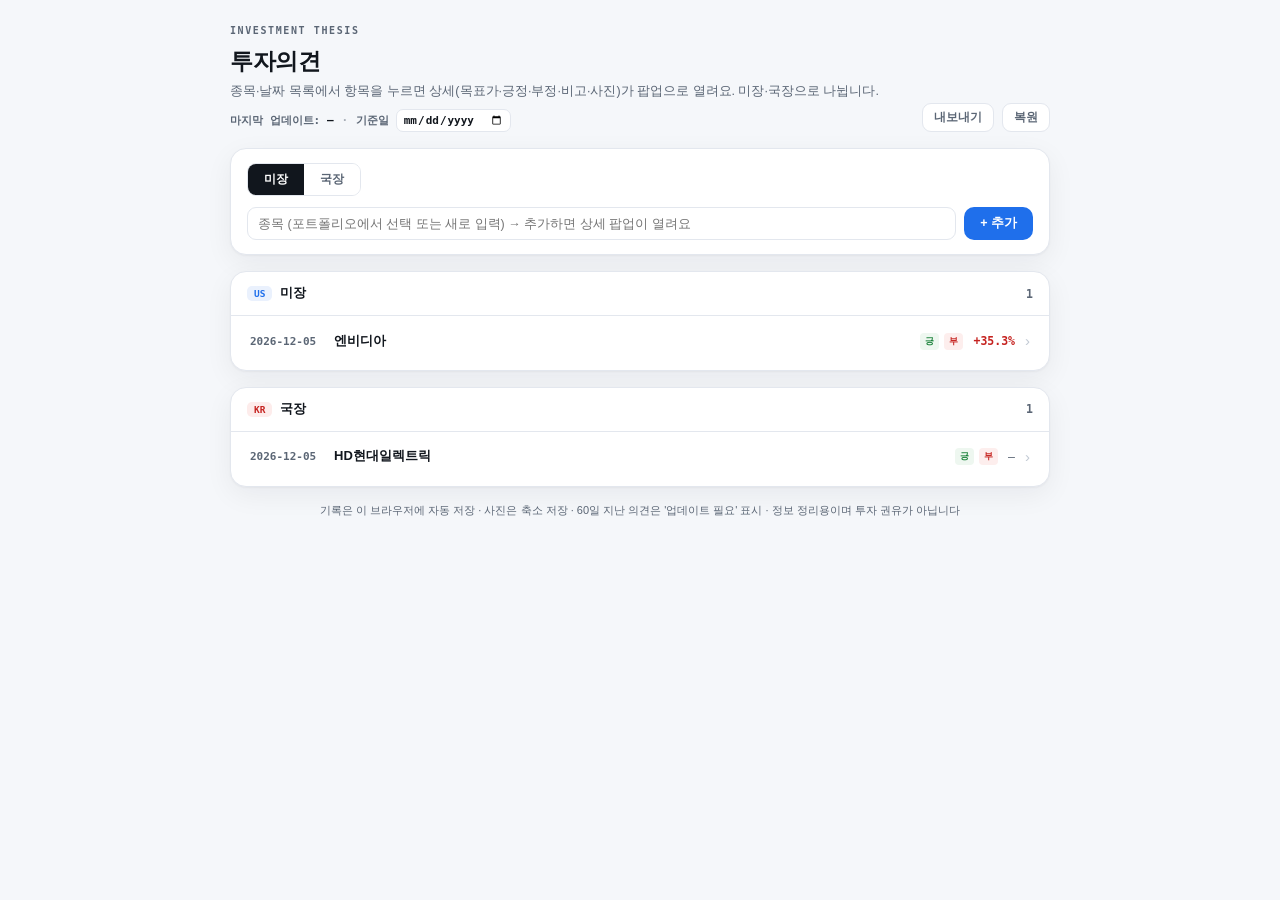
<file: opinion.html>
<!DOCTYPE html>
<html lang="ko">
<head>
<meta charset="UTF-8">
<meta name="viewport" content="width=device-width, initial-scale=1.0">
<title>투자의견</title>
<style>
  :root{
    --ink:#11161d; --ink-soft:#5b6675; --line:#e3e7ee; --line-soft:#eef1f6;
    --panel:#ffffff; --canvas:#f5f7fa; --accent:#1f6feb; --ok:#188038; --amber:#b06000; --amber-bg:#fdf3e3;
    --bull:#188038; --bull-bg:#eef7f0; --bear:#c5221f; --bear-bg:#fdeeed;
    --us:#1f6feb; --us-bg:#eaf1fd; --kr:#c5221f; --kr-bg:#fdeceb; --up:#c5221f; --down:#1f6feb;
    --shadow:0 1px 2px rgba(16,22,30,.04),0 8px 28px rgba(16,22,30,.06);
    --mono:ui-monospace,"SF Mono","Cascadia Mono","Segoe UI Mono",Consolas,monospace;
    --sans:ui-sans-serif,-apple-system,"Segoe UI","Apple SD Gothic Neo","Malgun Gothic",Roboto,sans-serif;
  }
  *{box-sizing:border-box} html,body{margin:0}
  body{font-family:var(--sans);color:var(--ink);background:var(--canvas);
    -webkit-font-smoothing:antialiased;line-height:1.45;padding:26px 16px 44px;font-size:13px}
  .wrap{max-width:820px;margin:0 auto}
  header{margin-bottom:16px;display:flex;align-items:flex-end;justify-content:space-between;gap:12px;flex-wrap:wrap}
  .eyebrow{font:600 10px/1 var(--mono);letter-spacing:.16em;text-transform:uppercase;color:var(--ink-soft);margin-bottom:9px}
  h1{font-size:23px;font-weight:760;letter-spacing:-.02em;margin:0 0 4px}
  .sub{color:var(--ink-soft);font-size:12.5px;margin:0}
  .updated{font:600 11px var(--mono);color:var(--ink-soft);margin:9px 0 0}
  .updated b{color:var(--ink)} .updated .sep{opacity:.5;margin:0 8px}
  .updated input{font:600 11px var(--mono);color:var(--ink);border:1px solid var(--line);border-radius:7px;padding:3px 6px;background:#fff}
  .hbtns{display:flex;gap:8px}
  .hbtns button{border:1px solid var(--line);background:#fff;color:var(--ink-soft);font:600 11.5px system-ui;padding:6px 11px;border-radius:9px;cursor:pointer}
  .hbtns button:hover{border-color:var(--accent);color:var(--accent)}
  .panel{background:var(--panel);border:1px solid var(--line);border-radius:16px;box-shadow:var(--shadow)}
  .stale-flag{font:600 11.5px var(--sans);color:var(--amber);background:var(--amber-bg);border:1px solid #f0dcbd;padding:5px 10px;border-radius:8px;display:inline-block;margin:10px 0 0}

  .add{padding:14px 16px;margin-bottom:16px}
  .seg{display:inline-flex;border:1px solid var(--line);border-radius:9px;overflow:hidden;margin-bottom:11px}
  .seg button{font:700 12px var(--sans);border:0;background:#fff;color:var(--ink-soft);padding:7px 16px;cursor:pointer}
  .seg button[aria-pressed="true"]{background:var(--ink);color:#fff}
  .frm{display:grid;grid-template-columns:1fr auto;gap:8px}
  .frm input{font-family:var(--sans);font-size:12.5px;border:1px solid var(--line);background:#fff;border-radius:9px;padding:8px 10px;width:100%;color:var(--ink)}
  .frm input:focus{outline:2px solid var(--accent);outline-offset:1px;border-color:transparent}
  .addbtn{border:0;border-radius:10px;padding:8px 16px;font:700 12.5px var(--sans);color:#fff;background:var(--accent);cursor:pointer;white-space:nowrap}
  .namewarn{display:none;font:600 11px var(--sans);color:var(--amber);background:var(--amber-bg);border:1px solid #f0dcbd;border-radius:8px;padding:6px 9px;margin-top:8px}

  /* ---- 목록형 ---- */
  .sec{margin-bottom:16px}
  .sec-head{display:flex;align-items:center;gap:8px;padding:12px 16px;border-bottom:1px solid var(--line);font-weight:720;font-size:13px}
  .sec-head .tag{font:700 9.5px var(--mono);padding:2px 7px;border-radius:5px}
  .sec.us .tag{background:var(--us-bg);color:var(--us)} .sec.kr .tag{background:var(--kr-bg);color:var(--kr)}
  .sec-head .cnt{margin-left:auto;font:600 11.5px var(--mono);color:var(--ink-soft)}
  .list{padding:4px 8px 8px}
  .empty{color:var(--ink-soft);font-size:12.5px;padding:12px 8px;text-align:center}
  .li{display:flex;align-items:center;gap:10px;padding:9px 10px;border-radius:9px;cursor:pointer;border:1px solid transparent}
  .li:hover{background:var(--line-soft);border-color:var(--line)}
  .li .dt{font:600 11px var(--mono);color:var(--ink-soft);width:74px;flex:none}
  .li .nm{font-weight:680;font-size:13px;flex:1;min-width:0;overflow:hidden;text-overflow:ellipsis;white-space:nowrap}
  .li .up{font:700 11.5px var(--mono);flex:none} .li .up.pf{color:var(--up)} .li .up.ls{color:var(--down)} .li .up.na{color:var(--ink-soft);font-weight:500}
  .li .ic{display:flex;gap:5px;flex:none}
  .li .chip{font:700 9px var(--mono);padding:2px 5px;border-radius:4px}
  .li .chip.b{background:var(--bull-bg);color:var(--bull)} .li .chip.r{background:var(--bear-bg);color:var(--bear)}
  .li .chip.p{background:var(--line-soft);color:var(--ink-soft)}
  .li .chip.s{background:var(--amber-bg);color:var(--amber)}
  .li .arw{color:#c2cad4;font-size:15px;flex:none}

  /* ---- 팝업 ---- */
  .ov{position:fixed;inset:0;background:rgba(16,22,30,.44);display:none;align-items:flex-start;justify-content:center;padding:24px 14px;z-index:40;overflow:auto}
  .ov.on{display:flex}
  .modal{background:#fff;border-radius:16px;box-shadow:0 20px 60px rgba(16,22,30,.28);width:100%;max-width:600px;margin:auto;overflow:hidden}
  .m-head{display:flex;align-items:center;gap:8px;padding:14px 16px;border-bottom:1px solid var(--line)}
  .m-head .nm{font-family:var(--sans);font-size:15px;font-weight:740;border:1px solid transparent;border-radius:8px;padding:5px 7px;flex:1;min-width:0;color:var(--ink)}
  .m-head .nm:focus{outline:2px solid var(--accent);outline-offset:1px;background:#fff}
  .m-head select{font:600 11px var(--sans);border:1px solid var(--line);border-radius:8px;padding:5px 6px;color:var(--ink-soft)}
  .m-x{border:0;background:none;color:#9aa4b0;font-size:22px;line-height:1;cursor:pointer;padding:2px 6px;border-radius:8px}
  .m-x:hover{background:var(--line-soft);color:#d24545}
  .m-body{padding:14px 16px;max-height:calc(100vh - 200px);overflow:auto}
  .m-row{display:flex;align-items:center;gap:8px;flex-wrap:wrap;margin-bottom:12px}
  .m-row .dtf{display:flex;align-items:center;gap:6px}
  .m-row label{font:600 10px var(--mono);color:var(--ink-soft)}
  .m-row input.dt{font:600 12px var(--mono);border:1px solid var(--line);border-radius:8px;padding:6px 7px;color:var(--ink-soft)}
  .m-row .tdy{border:1px solid var(--line);background:#fff;color:var(--ink-soft);font:600 10.5px var(--sans);padding:5px 8px;border-radius:7px;cursor:pointer}
  .m-row .tdy:hover{border-color:var(--accent);color:var(--accent)}
  .prices{display:flex;align-items:center;gap:8px;flex-wrap:wrap;margin-bottom:13px}
  .pf-i{display:flex;align-items:center;gap:6px}
  .pf-i label{font:600 10px var(--mono);color:var(--ink-soft)}
  .pf-i input{font-family:var(--mono);font-size:12.5px;text-align:right;border:1px solid var(--line);border-radius:8px;padding:6px 8px;width:100px;color:var(--ink)}
  .pf-i input:focus{outline:2px solid var(--accent);outline-offset:1px;border-color:transparent}
  .upside{font:700 12px var(--mono);padding:4px 9px;border-radius:8px;background:var(--line-soft)}
  .upside.pf{color:var(--up)} .upside.ls{color:var(--down)} .upside.na{color:var(--ink-soft);font-weight:500}
  .stance{display:grid;grid-template-columns:1fr 1fr;gap:10px;margin-bottom:12px}
  @media(max-width:560px){.stance{grid-template-columns:1fr}}
  .st{display:flex;flex-direction:column}
  .st label{font:700 10px var(--mono);letter-spacing:.03em;margin:0 0 4px 2px}
  .st.bull label{color:var(--bull)} .st.bear label{color:var(--bear)}
  .st textarea,.note textarea{font-family:var(--sans);font-size:12.5px;border:1px solid var(--line);border-radius:8px;padding:8px 10px;width:100%;resize:vertical;color:var(--ink);line-height:1.5}
  .st textarea{border-left:3px solid;min-height:132px}
  .st.bull textarea{border-left-color:var(--bull);background:var(--bull-bg)}
  .st.bear textarea{border-left-color:var(--bear);background:var(--bear-bg)}
  .st textarea:focus,.note textarea:focus{outline:2px solid var(--accent);outline-offset:1px}
  .note{margin-bottom:12px}
  .note label{display:block;font:700 10px var(--mono);color:var(--ink-soft);margin:0 0 4px 2px}
  .note textarea{background:#fcfcfd;min-height:52px}
  /* 사진 */
  .photos{margin-bottom:6px}
  .photos label{display:block;font:700 10px var(--mono);color:var(--ink-soft);margin:0 0 6px 2px}
  .thumbs{display:flex;flex-wrap:wrap;gap:8px}
  .thumb{position:relative;width:72px;height:72px;border-radius:9px;overflow:hidden;border:1px solid var(--line);background:var(--line-soft)}
  .thumb img{width:100%;height:100%;object-fit:cover;cursor:zoom-in}
  .thumb .rm{position:absolute;top:2px;right:2px;width:18px;height:18px;border:0;border-radius:50%;background:rgba(16,22,30,.6);color:#fff;font-size:12px;line-height:18px;cursor:pointer;padding:0}
  .addph{width:72px;height:72px;border:1px dashed var(--line);border-radius:9px;background:#fbfcfe;color:var(--ink-soft);font-size:24px;cursor:pointer;display:flex;align-items:center;justify-content:center}
  .addph:hover{border-color:var(--accent);color:var(--accent)}
  .m-foot{display:flex;align-items:center;gap:8px;padding:12px 16px;border-top:1px solid var(--line)}
  .m-foot .del{border:1px solid #f2c9c9;background:#fff;color:#c5221f;font:600 12px var(--sans);padding:7px 13px;border-radius:9px;cursor:pointer}
  .m-foot .del:hover{background:#fdeeed}
  .m-foot .sp{flex:1}
  .m-foot .done{border:0;background:var(--ink);color:#fff;font:700 12.5px var(--sans);padding:8px 18px;border-radius:9px;cursor:pointer}
  /* 사진 확대 */
  .lb{position:fixed;inset:0;background:rgba(0,0,0,.85);display:none;align-items:center;justify-content:center;z-index:60;padding:20px}
  .lb.on{display:flex} .lb img{max-width:100%;max-height:100%;border-radius:8px}
  footer{max-width:820px;margin:6px auto 0;color:var(--ink-soft);font-size:11px;text-align:center}
  @media(prefers-reduced-motion:reduce){*{transition:none!important}}
  @media(max-width:640px){ body{padding:16px 10px 44px} input,select,textarea{font-size:16px !important} }
</style>
</head>
<body>
<div class="wrap">
  <header>
    <div>
      <div class="eyebrow">Investment Thesis</div>
      <h1>투자의견</h1>
      <p class="sub">종목·날짜 목록에서 항목을 누르면 상세(목표가·긍정·부정·비고·사진)가 팝업으로 열려요. 미장·국장으로 나뉩니다.</p>
      <span class="stale-flag" id="staleFlag" style="display:none"></span>
      <p class="updated">마지막 업데이트: <b id="updTs">—</b><span class="sep">·</span>기준일 <input type="date" id="baseDate" title="데이터 기준일"></p>
    </div>
    <div class="hbtns">
      <button id="expBtn">내보내기</button>
      <button id="impBtn">복원</button>
    </div>
  </header>

  <section class="panel add">
    <div class="seg" role="group" aria-label="시장">
      <button id="mUs" aria-pressed="true">미장</button>
      <button id="mKr" aria-pressed="false">국장</button>
    </div>
    <div class="frm">
      <input id="fName" list="stocklist" placeholder="종목 (포트폴리오에서 선택 또는 새로 입력) → 추가하면 상세 팝업이 열려요">
      <datalist id="stocklist"></datalist>
      <button class="addbtn" id="addBtn">+ 추가</button>
    </div>
    <div class="namewarn" id="nameWarn">⚠ 포트폴리오에 없는 종목명이에요 — 이름이 다르면 자동완성·연동이 안 붙어요</div>
  </section>

  <section class="panel sec us">
    <div class="sec-head"><span class="tag">US</span>미장<span class="cnt" id="cntUs">0</span></div>
    <div class="list" id="listUs"></div>
  </section>
  <section class="panel sec kr">
    <div class="sec-head"><span class="tag">KR</span>국장<span class="cnt" id="cntKr">0</span></div>
    <div class="list" id="listKr"></div>
  </section>
</div>

<!-- 상세 팝업 -->
<div class="ov" id="ov">
  <div class="modal" role="dialog" aria-modal="true">
    <div class="m-head">
      <input class="nm" id="mName" placeholder="종목명">
      <select id="mMarket"><option value="us">미장</option><option value="kr">국장</option></select>
      <button class="m-x" id="mClose" aria-label="닫기">×</button>
    </div>
    <div class="m-body">
      <div class="m-row">
        <span class="dtf"><label>작성일</label><input class="dt" id="mDate" type="date"></span>
        <button class="tdy" id="mToday">오늘로</button>
      </div>
      <div class="prices">
        <span class="pf-i"><label>현재가</label><input id="mCur" type="number" min="0" step="any"></span>
        <span class="pf-i"><label>목표가</label><input id="mTarget" type="number" min="0" step="any"></span>
        <span class="upside" id="mUpside">상승여력 —</span>
      </div>
      <div class="stance">
        <div class="st bull"><label>＋ 긍정 (강세 논리)</label><textarea id="mBull" placeholder="살 이유 / 강세 시나리오"></textarea></div>
        <div class="st bear"><label>－ 부정 (약세·리스크)</label><textarea id="mBear" placeholder="리스크 / 안 살 이유"></textarea></div>
      </div>
      <div class="note"><label>비고</label><textarea id="mNote" placeholder="메모 · 추가 관찰 · 재확인할 점"></textarea></div>
      <div class="photos"><label>사진 첨부</label>
        <div class="thumbs" id="mThumbs"></div>
      </div>
    </div>
    <div class="m-foot">
      <button class="del" id="mDel">삭제</button>
      <span class="sp"></span>
      <button class="done" id="mDone">완료</button>
    </div>
  </div>
</div>
<div class="lb" id="lb"><img id="lbImg" alt="첨부 사진"></div>
<input type="file" id="fileIn" accept="image/*" style="display:none">

<footer>기록은 이 브라우저에 자동 저장 · 사진은 축소 저장 · 60일 지난 의견은 '업데이트 필요' 표시 · 정보 정리용이며 투자 권유가 아닙니다</footer>

<script>
(function(){
  "use strict";
  const KEY="toolkit:opinion", STALE_DAYS=60;
  let data=[], updatedAt=null, baseDate="", metaLoaded=false;
  try{const s=localStorage.getItem(KEY);if(s){const o=JSON.parse(s);
    if(Array.isArray(o))data=o; else if(o&&Array.isArray(o.data)){data=o.data;
      if(o.updatedAt)updatedAt=o.updatedAt; if(o.baseDate)baseDate=o.baseDate;}}}catch(e){}
  if(!data.length){
    data=[
      {id:uid(),market:"us",name:"엔비디아",date:todayISO(),cur:170,target:230,bull:"데이터센터 GPU 독점적 지위, 소프트웨어(CUDA) 해자.",bear:"밸류에이션 부담, 커스텀 ASIC 경쟁.",note:"",photos:[]},
      {id:uid(),market:"kr",name:"HD현대일렉트릭",date:todayISO(),cur:0,target:0,bull:"북미 초고압 변압기 수요 폭증, 수주잔고 견조.",bear:"이미 급등, 사이클 고점 논란.",note:"",photos:[]},
    ];
  }
  data.forEach(d=>{ if(d.date==null)d.date=todayISO(); if(d.note==null)d.note=""; if(!Array.isArray(d.photos))d.photos=[]; });
  function persist(){ if(metaLoaded) updatedAt=Date.now(); renderMeta();
    try{localStorage.setItem(KEY,JSON.stringify({data,updatedAt,baseDate}));}
    catch(e){ if((e&&e.name)==="QuotaExceededError")alert("저장 공간이 가득 찼어요 — 사진을 줄이거나 오래된 항목을 지워주세요."); }}
  function uid(){return Date.now().toString(36)+Math.random().toString(36).slice(2,6);}
  function todayISO(){const d=new Date();return d.getFullYear()+"-"+String(d.getMonth()+1).padStart(2,"0")+"-"+String(d.getDate()).padStart(2,"0");}
  function fmtDate(ts){const d=new Date(ts);const p=n=>String(n).padStart(2,"0");
    return d.getFullYear()+"-"+p(d.getMonth()+1)+"-"+p(d.getDate())+" "+p(d.getHours())+":"+p(d.getMinutes());}
  function renderMeta(){const el=document.getElementById("updTs");if(el)el.textContent=updatedAt?fmtDate(updatedAt):"—";}
  const esc=s=>String(s).replace(/[&<>"]/g,c=>({"&":"&amp;","<":"&lt;",">":"&gt;",'"':"&quot;"}[c]));
  const id=x=>document.getElementById(x);
  const daysSince=ds=>{const t=Date.parse(ds);return isNaN(t)?0:(Date.now()-t)/86400000;};
  const isStale=d=>!!d.date&&daysSince(d.date)>=STALE_DAYS;

  let addMarket="us";
  const fName=id("fName");
  function setMarket(m){addMarket=m;id("mUs").setAttribute("aria-pressed",m==="us");id("mKr").setAttribute("aria-pressed",m==="kr");}
  id("mUs").addEventListener("click",()=>setMarket("us"));
  id("mKr").addEventListener("click",()=>setMarket("kr"));

  function pieNames(){const out=[];["toolkit:pie1","toolkit:pie-us"].forEach(k=>{try{const s=localStorage.getItem(k);if(!s)return;
    const o=JSON.parse(s);const arr=Array.isArray(o)?o:(o&&o.data)||[];arr.forEach(x=>{if(x&&x.name)out.push(x.name);});}catch(e){}});return out;}
  function buildDatalist(){const names=[...new Set([...pieNames(),...data.map(d=>d.name)])].filter(Boolean);
    id("stocklist").innerHTML=names.map(n=>`<option value="${esc(n)}">`).join("");}
  fName.addEventListener("input",()=>{const v=fName.value.trim();const ns=pieNames();
    id("nameWarn").style.display=(v&&ns.length&&ns.indexOf(v)===-1)?"block":"none";});

  function upside(d){if(!(d.cur>0&&d.target>0))return null;return (d.target/d.cur-1)*100;}

  /* ---- 목록 ---- */
  function liHtml(d){
    const u=upside(d), st=isStale(d);
    const up=u==null?`<span class="up na">—</span>`:`<span class="up ${u>=0?'pf':'ls'}">${u>=0?'+':''}${u.toFixed(1)}%</span>`;
    const chips=(d.bull&&d.bull.trim()?'<span class="chip b">긍</span>':'')+
      (d.bear&&d.bear.trim()?'<span class="chip r">부</span>':'')+
      ((d.photos&&d.photos.length)?'<span class="chip p">📷'+d.photos.length+'</span>':'')+
      (st?'<span class="chip s">갱신</span>':'');
    return `<div class="li" data-open="${d.id}">`+
      `<span class="dt">${esc(d.date||"")}</span>`+
      `<span class="nm">${esc(d.name||"(무제)")}</span>`+
      `<span class="ic">${chips}</span>${up}<span class="arw">›</span></div>`;
  }
  function render(){
    buildDatalist();
    const us=data.filter(d=>d.market==="us"), kr=data.filter(d=>d.market==="kr");
    const sort=a=>a.slice().sort((x,y)=>(x.date<y.date?1:x.date>y.date?-1:0));
    id("listUs").innerHTML=us.length?sort(us).map(liHtml).join(""):'<div class="empty">아직 미장 의견이 없어요</div>';
    id("listKr").innerHTML=kr.length?sort(kr).map(liHtml).join(""):'<div class="empty">아직 국장 의견이 없어요</div>';
    id("cntUs").textContent=us.length;id("cntKr").textContent=kr.length;
    const n=data.filter(isStale).length, fl=id("staleFlag");
    fl.style.display=n?"inline-block":"none";
    if(n)fl.textContent="업데이트 필요한 의견 "+n+"건 ("+STALE_DAYS+"일 경과) — 작성일을 갱신하면 사라져요";
  }
  document.body.addEventListener("click",e=>{const li=e.target.closest("[data-open]");if(li)openModal(li.dataset.open);});

  function add(){const name=fName.value.trim();if(!name){fName.focus();return;}
    const d={id:uid(),market:addMarket,name,date:todayISO(),cur:0,target:0,bull:"",bear:"",note:"",photos:[]};
    data.push(d);persist();fName.value="";id("nameWarn").style.display="none";render();openModal(d.id);}
  id("addBtn").addEventListener("click",add);
  fName.addEventListener("keydown",e=>{if(e.key==="Enter")add();});

  /* ---- 팝업 ---- */
  let cur=null;
  const ov=id("ov");
  function setUpside(d){const u=upside(d),el=id("mUpside");
    if(u==null){el.className="upside na";el.textContent="상승여력 —";}
    else{el.className="upside "+(u>=0?"pf":"ls");el.textContent="상승여력 "+(u>=0?"+":"")+u.toFixed(1)+"%";}}
  function renderThumbs(d){
    const box=id("mThumbs");
    box.innerHTML=(d.photos||[]).map((p,i)=>`<div class="thumb"><img src="${p}" data-zoom="${i}" alt="첨부"><button class="rm" data-rm="${i}" title="삭제">×</button></div>`).join("")+
      `<button class="addph" id="addPh" title="사진 추가">＋</button>`;
    id("addPh").addEventListener("click",()=>{id("fileIn").click();});
    box.querySelectorAll("[data-rm]").forEach(b=>b.addEventListener("click",()=>{d.photos.splice(+b.dataset.rm,1);persist();renderThumbs(d);render();}));
    box.querySelectorAll("[data-zoom]").forEach(im=>im.addEventListener("click",()=>{id("lbImg").src=d.photos[+im.dataset.zoom];id("lb").classList.add("on");}));
  }
  function openModal(idv){
    const d=data.find(x=>x.id===idv);if(!d)return;cur=d;
    id("mName").value=d.name||"";id("mMarket").value=d.market;id("mDate").value=d.date||"";
    id("mCur").value=d.cur||0;id("mTarget").value=d.target||0;
    id("mBull").value=d.bull||"";id("mBear").value=d.bear||"";id("mNote").value=d.note||"";
    setUpside(d);renderThumbs(d);
    ov.classList.add("on");document.body.style.overflow="hidden";
  }
  function closeModal(){ov.classList.remove("on");document.body.style.overflow="";cur=null;render();}
  id("mClose").addEventListener("click",closeModal);
  id("mDone").addEventListener("click",closeModal);
  ov.addEventListener("click",e=>{if(e.target===ov)closeModal();});
  document.addEventListener("keydown",e=>{if(e.key==="Escape"){if(id("lb").classList.contains("on"))id("lb").classList.remove("on");else if(ov.classList.contains("on"))closeModal();}});
  id("lb").addEventListener("click",()=>id("lb").classList.remove("on"));

  function bindF(elId,key,num){id(elId).addEventListener("input",e=>{if(!cur)return;
    cur[key]=num?(e.target.value===""?0:Math.max(0,+e.target.value)):e.target.value;
    if(num)setUpside(cur);persist();});}
  bindF("mName","name");bindF("mBull","bull");bindF("mBear","bear");bindF("mNote","note");
  bindF("mCur","cur",true);bindF("mTarget","target",true);
  id("mDate").addEventListener("input",e=>{if(!cur)return;cur.date=e.target.value;persist();});
  id("mMarket").addEventListener("change",e=>{if(!cur)return;cur.market=e.target.value;persist();});
  id("mToday").addEventListener("click",()=>{if(!cur)return;cur.date=todayISO();id("mDate").value=cur.date;persist();});
  id("mDel").addEventListener("click",()=>{if(!cur)return;
    if(!confirm('"'+(cur.name||"")+'" 의견을 삭제할까요?'))return;
    data=data.filter(x=>x.id!==cur.id);persist();closeModal();});

  /* ---- 사진: 축소 후 dataURL 저장 ---- */
  id("fileIn").addEventListener("change",e=>{const f=e.target.files&&e.target.files[0];e.target.value="";
    if(!f||!cur)return;const rd=new FileReader();
    rd.onload=()=>{const img=new Image();img.onload=()=>{
      const MAX=1000;let{width:w,height:h}=img;const sc=Math.min(1,MAX/Math.max(w,h));
      const cv=document.createElement("canvas");cv.width=Math.round(w*sc);cv.height=Math.round(h*sc);
      cv.getContext("2d").drawImage(img,0,0,cv.width,cv.height);
      let url;try{url=cv.toDataURL("image/jpeg",0.7);}catch(_){url=rd.result;}
      cur.photos=cur.photos||[];cur.photos.push(url);persist();renderThumbs(cur);render();
    };img.src=rd.result;};rd.readAsDataURL(f);});

  /* ---- 내보내기/복원 ---- */
  id("expBtn").addEventListener("click",()=>{
    try{const blob=new Blob([JSON.stringify({_app:"toolkit",_version:1,_key:"opinion",data:{opinion:data}},null,2)],{type:"application/json"});
      const u=URL.createObjectURL(blob);const a=document.createElement("a");a.href=u;
      a.download="opinion-"+todayISO()+".json";document.body.appendChild(a);a.click();a.remove();
      setTimeout(()=>URL.revokeObjectURL(u),1000);}catch(e){alert("이 환경에선 내보내기가 막혀 있어요.");}});
  id("impBtn").addEventListener("click",()=>{const i=document.createElement("input");i.type="file";i.accept=".json,application/json";
    i.onchange=()=>{const f=i.files[0];if(!f)return;const r=new FileReader();
      r.onload=()=>{try{const j=JSON.parse(r.result);
        let arr=Array.isArray(j)?j:(j.data&&Array.isArray(j.data.opinion)?j.data.opinion:(Array.isArray(j.data)?j.data:null));
        if(!arr){alert("투자의견 백업 파일이 아니에요.");return;}
        arr.forEach(d=>{if(!Array.isArray(d.photos))d.photos=[];});
        data=arr;persist();render();}catch(e){alert("JSON을 읽지 못했어요.");}};
      r.readAsText(f);};i.click();});

  setMarket("us");render();persist();metaLoaded=true;renderMeta();
  const bdEl=id("baseDate");
  if(bdEl){bdEl.value=baseDate||"";bdEl.addEventListener("change",()=>{baseDate=bdEl.value;persist();});}
})();
</script>
</body>
</html>
</file>
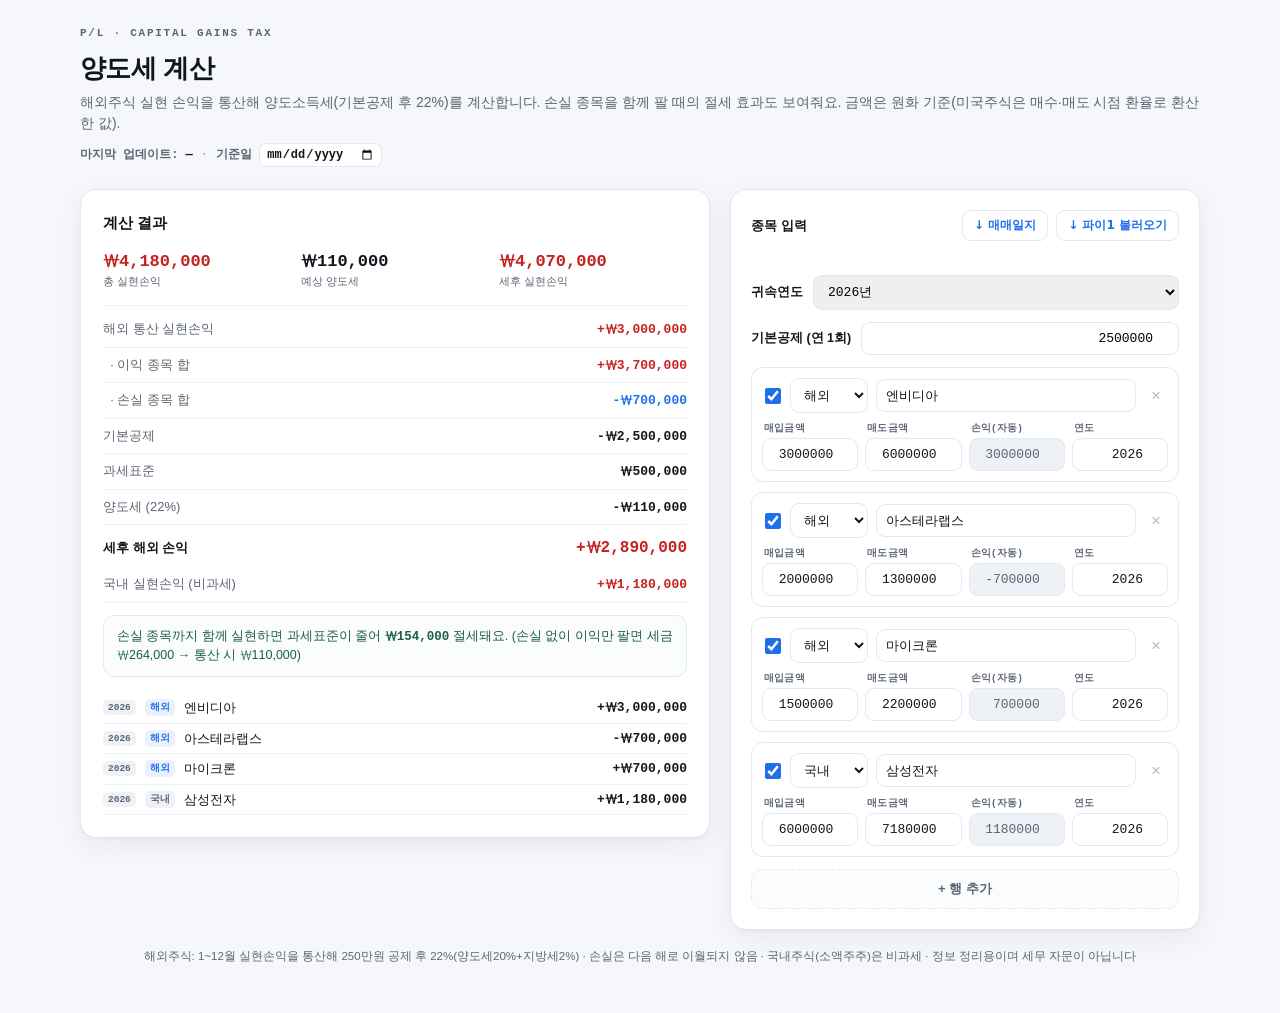
<file: pnl_tax.html>
<!DOCTYPE html>
<html lang="ko">
<head>
<meta charset="UTF-8">
<meta name="viewport" content="width=device-width, initial-scale=1.0">
<title>양도세 계산</title>
<style>
  :root{
    --ink:#11161d; --ink-soft:#5b6675; --line:#e3e7ee; --line-soft:#eef1f6;
    --panel:#ffffff; --canvas:#f5f7fa; --accent:#1f6feb; --ok:#1a7f5a; --warn:#c2772a;
    --profit:#c5221f; --loss:#1f6feb;
    --shadow:0 1px 2px rgba(16,22,30,.04),0 8px 28px rgba(16,22,30,.06);
    --mono:ui-monospace,"SF Mono","Cascadia Mono","Segoe UI Mono",Consolas,monospace;
    --sans:ui-sans-serif,-apple-system,"Segoe UI","Apple SD Gothic Neo","Malgun Gothic",Roboto,sans-serif;
  }
  *{box-sizing:border-box} html,body{margin:0}
  body{font-family:var(--sans);color:var(--ink);background:var(--canvas);
    -webkit-font-smoothing:antialiased;line-height:1.5;padding:28px 18px 48px}
  .wrap{max-width:1120px;margin:0 auto}
  header{margin-bottom:22px}
  .eyebrow{font:600 11px/1 var(--mono);letter-spacing:.16em;text-transform:uppercase;color:var(--ink-soft);margin-bottom:10px}
  h1{font-size:26px;font-weight:760;letter-spacing:-.02em;margin:0 0 4px}
  .sub{color:var(--ink-soft);font-size:14px;margin:0}
  .updated{font:600 12px var(--mono);color:var(--ink-soft);margin:9px 0 0}
  .updated b{color:var(--ink)}
  .updated .sep{opacity:.5;margin:0 8px}
  .updated input{font:600 12px var(--mono);color:var(--ink);border:1px solid var(--line);border-radius:7px;padding:3px 6px;background:#fff}
  .grid{display:grid;grid-template-columns:minmax(0,1fr) 470px;gap:20px;align-items:start}
  @media(max-width:880px){.grid{grid-template-columns:1fr}}
  .panel{background:var(--panel);border:1px solid var(--line);border-radius:16px;box-shadow:var(--shadow)}

  .res{padding:22px}
  .res h2{font-size:15px;font-weight:680;margin:0 0 14px}
  .chips{display:flex;flex-wrap:wrap;gap:10px;margin-bottom:6px}
  .chip{flex:1;min-width:120px}
  .chip .v{font:680 17px var(--mono);white-space:nowrap}
  .chip .v.pf{color:var(--profit)} .chip .v.ls{color:var(--loss)}
  .chip .k{font-size:11px;color:var(--ink-soft);margin-top:1px}

  .brk{margin-top:16px;border-top:1px solid var(--line-soft);padding-top:6px}
  .brk .li{display:flex;justify-content:space-between;align-items:baseline;padding:7px 0;font-size:13px;border-bottom:1px solid var(--line-soft)}
  .brk .li .lb{color:var(--ink-soft)}
  .brk .li .vl{font-family:var(--mono);font-weight:600}
  .brk .li.total{border-bottom:0;padding-top:11px}
  .brk .li.total .lb{color:var(--ink);font-weight:700}
  .brk .li.total .vl{font-size:16px}
  .vl.pf{color:var(--profit)} .vl.ls{color:var(--loss)}
  .save{margin-top:12px;background:#fbfdfb;border:1px solid #dbeee2;border-radius:11px;padding:11px 13px;font-size:12.5px;color:#1a5f43}
  .save b{font-family:var(--mono)}

  .rlist{margin-top:16px}
  .rlist .r{display:flex;align-items:center;gap:9px;padding:5px 0;font-size:13px;border-bottom:1px solid var(--line-soft)}
  .rlist .r .tag{font:600 9.5px var(--mono);padding:2px 5px;border-radius:5px;background:var(--line-soft);color:var(--ink-soft)}
  .rlist .r .tag.ov{background:#eaf1fd;color:#1f6feb}
  .rlist .r .nm{overflow:hidden;text-overflow:ellipsis;white-space:nowrap}
  .rlist .r .pl{margin-left:auto;font-family:var(--mono);font-weight:600}
  .rlist .r.off{opacity:.4}

  .ctrl{padding:20px}
  .ctrl h2{font-size:13px;font-weight:700;margin:0}
  .cashrow{display:flex;align-items:center;gap:10px;margin:12px 0}
  .cashrow label{font-size:12.5px;font-weight:600;white-space:nowrap}
  .cashrow input{flex:1;font-family:var(--mono);text-align:right;font-size:13px;border:1px solid var(--line);border-radius:9px;padding:8px 10px;min-width:0}
  .rows{display:flex;flex-direction:column;gap:10px}
  .row{border:1px solid var(--line);border-radius:12px;padding:10px;background:#fff}
  .row.off{background:#fafbfc}
  .row-top{display:grid;grid-template-columns:20px 78px minmax(0,1fr) 24px;gap:8px;align-items:center}
  .row-bot{display:grid;grid-template-columns:repeat(auto-fit,minmax(84px,1fr));gap:7px;margin-top:9px}
  .row input,.row select{font-family:var(--sans);font-size:13px;border:1px solid var(--line);background:#fff;border-radius:9px;padding:8px 9px;width:100%;min-width:0;color:var(--ink)}
  .row input.r{font-family:var(--mono);text-align:right}
  .row input.ro{background:var(--line-soft);color:var(--ink-soft)}
  .row input:focus,.row select:focus{outline:2px solid var(--accent);outline-offset:1px;border-color:transparent}
  .row .inc{width:16px;height:16px;accent-color:var(--accent);cursor:pointer;justify-self:center}
  .fld{display:flex;flex-direction:column;gap:3px}
  .fld>span{font:600 9.5px var(--mono);letter-spacing:.02em;color:var(--ink-soft);padding-left:2px;white-space:nowrap}
  .del{border:0;background:none;color:#b3bcc7;font-size:17px;cursor:pointer;border-radius:8px;line-height:1;padding:4px}
  .del:hover{color:#d24545;background:#fbeaea}
  .add{margin-top:12px;width:100%;border:1px dashed var(--line);background:#fbfcfe;color:var(--ink-soft);font:600 13px var(--sans);padding:10px;border-radius:11px;cursor:pointer}
  .add:hover{border-color:var(--accent);color:var(--accent)}
  .loadbtn{border:1px solid #e3e7ee;background:#fff;color:#1f6feb;font:600 12px system-ui;padding:6px 11px;border-radius:9px;cursor:pointer}
  .loadmsg{font:500 11.5px var(--mono);color:var(--ink-soft);min-height:14px;margin:8px 0 2px}
  footer{max-width:1120px;margin:18px auto 0;color:var(--ink-soft);font-size:11.5px;text-align:center}
  @media(prefers-reduced-motion:reduce){*{transition:none!important}}
  @media(max-width:640px){
    body{padding:16px 10px 44px}
    input,select,textarea{font-size:16px !important}
  }
</style>
</head>
<body>
<div class="wrap">
  <header>
    <div class="eyebrow">P/L · Capital Gains Tax</div>
    <h1>양도세 계산</h1>
    <p class="sub">해외주식 실현 손익을 통산해 양도소득세(기본공제 후 22%)를 계산합니다. 손실 종목을 함께 팔 때의 절세 효과도 보여줘요. 금액은 원화 기준(미국주식은 매수·매도 시점 환율로 환산한 값).</p>
    <p class="updated">마지막 업데이트: <b id="updTs">—</b><span class="sep">·</span>기준일 <input type="date" id="baseDate" title="데이터 기준일"></p>
  </header>

  <div class="grid">
    <section class="panel res">
      <h2>계산 결과</h2>
      <div class="chips" id="chips"></div>
      <div class="brk" id="brk"></div>
      <div class="save" id="save"></div>
      <div class="rlist" id="rlist"></div>
    </section>

    <section class="panel ctrl">
      <div style="display:flex;align-items:center;justify-content:space-between;gap:8px;flex-wrap:wrap">
        <h2>종목 입력</h2>
        <div style="display:flex;gap:8px">
          <button id="loadJournal" class="loadbtn">↓ 매매일지</button>
          <button id="loadPie" class="loadbtn">↓ 파이1 불러오기</button>
        </div>
      </div>
      <div class="loadmsg" id="loadMsg"></div>
      <div class="cashrow">
        <label>귀속연도</label>
        <select id="yearSel" style="flex:1;font-family:var(--mono);font-size:13px;border:1px solid var(--line);border-radius:9px;padding:8px 10px"></select>
      </div>
      <div class="cashrow">
        <label>기본공제 (연 1회)</label>
        <input id="deduction" type="number" min="0" step="500000" value="2500000">
      </div>
      <div class="rows" id="rows"></div>
      <button class="add" id="add">+ 행 추가</button>
    </section>
  </div>
</div>
<footer>해외주식: 1~12월 실현손익을 통산해 250만원 공제 후 22%(양도세20%+지방세2%) · 손실은 다음 해로 이월되지 않음 · 국내주식(소액주주)은 비과세 · 정보 정리용이며 세무 자문이 아닙니다</footer>

<script>
(function(){
  "use strict";
  const RATE=0.22, PKEY="toolkit:pnl";
  let data=[
    {type:"해외", name:"엔비디아",     buy:3000000, sell:6000000, inc:true},
    {type:"해외", name:"아스테라랩스", buy:2000000, sell:1300000, inc:true},
    {type:"해외", name:"마이크론",     buy:1500000, sell:2200000, inc:true},
    {type:"국내", name:"삼성전자",     buy:6000000, sell:7180000, inc:true},
  ];
  const CURYEAR=new Date().getFullYear();
  let deduction=2500000, updatedAt=null, baseDate="", loaded=false, selectedYear=CURYEAR;
  try{const s=localStorage.getItem(PKEY);if(s){const o=JSON.parse(s);
    if(o&&Array.isArray(o.data)&&o.data.length)data=o.data;
    if(o&&o.deduction!=null)deduction=o.deduction;
    if(o&&o.updatedAt)updatedAt=o.updatedAt;
    if(o&&o.baseDate)baseDate=o.baseDate;
    if(o&&o.year)selectedYear=Number(o.year)||CURYEAR;}}catch(e){}
  data.forEach(d=>{ if(!d.year)d.year=CURYEAR; });
  function fmtDate(ts){const d=new Date(ts);const p=n=>String(n).padStart(2,"0");
    return d.getFullYear()+"-"+p(d.getMonth()+1)+"-"+p(d.getDate())+" "+p(d.getHours())+":"+p(d.getMinutes());}
  function renderMeta(){const el=document.getElementById("updTs");if(el)el.textContent=updatedAt?fmtDate(updatedAt):"—";}
  function persist(){ if(loaded) updatedAt=Date.now(); renderMeta();
    try{localStorage.setItem(PKEY,JSON.stringify({data,deduction,year:selectedYear,updatedAt,baseDate}));}catch(e){}}

  const fmt=n=>(n<0?"-":"")+"₩"+Math.round(Math.abs(n)).toLocaleString("ko-KR");
  const esc=s=>String(s).replace(/[&<>"]/g,c=>({"&":"&amp;","<":"&lt;",">":"&gt;",'"':"&quot;"}[c]));
  const pl=d=>Number(d.sell||0)-Number(d.buy||0);

  function render(){
    const inYear=d=>(Number(d.year)||CURYEAR)===selectedYear;
    const active=data.filter(d=>d.inc&&d.name.trim()!==""&&inYear(d));
    const ov=active.filter(d=>d.type==="해외");
    const dm=active.filter(d=>d.type==="국내");
    const ovNet=ov.reduce((s,d)=>s+pl(d),0);
    const ovWin=ov.reduce((s,d)=>s+Math.max(0,pl(d)),0);
    const ovLoss=ov.reduce((s,d)=>s+Math.min(0,pl(d)),0);
    const dmNet=dm.reduce((s,d)=>s+pl(d),0);
    const base=Math.max(0, ovNet-deduction);
    const tax=base*RATE;
    const baseWin=Math.max(0, ovWin-deduction);
    const taxWin=baseWin*RATE;
    const saving=taxWin-tax;
    const totalNet=ovNet+dmNet;
    const afterTax=totalNet-tax;

    document.getElementById("chips").innerHTML=
      chip(fmt(totalNet),"총 실현손익", totalNet>=0?"pf":"ls")+
      chip(fmt(tax),"예상 양도세")+
      chip(fmt(afterTax),"세후 실현손익", afterTax>=0?"pf":"ls");

    document.getElementById("brk").innerHTML=
      li("해외 통산 실현손익", ovNet, true)+
      li("&nbsp;&nbsp;· 이익 종목 합", ovWin, true, "sub")+
      li("&nbsp;&nbsp;· 손실 종목 합", ovLoss, true, "sub")+
      li("기본공제", -deduction, false)+
      li("과세표준", base, false)+
      li("양도세 (22%)", -tax, false)+
      li("세후 해외 손익", ovNet-tax, true, "total")+
      (dm.length?li("국내 실현손익 (비과세)", dmNet, true):"");

    const sv=document.getElementById("save");
    if(ovLoss<0 && saving>0){
      sv.style.display="block";
      sv.innerHTML=`손실 종목까지 함께 실현하면 과세표준이 줄어 <b>${fmt(saving)}</b> 절세돼요. `+
        `(손실 없이 이익만 팔면 세금 ${fmt(taxWin)} → 통산 시 ${fmt(tax)})`;
    } else if(ovNet<=0 && ov.length){
      sv.style.display="block";
      sv.innerHTML=`해외 통산이 손실이라 양도세가 없어요. 단, 해외주식 손실은 <b>다음 해로 이월되지 않습니다</b> — 이익 종목과 같은 해에 함께 실현해야 통산 효과를 봐요.`;
    } else { sv.style.display="none"; }

    const rl=document.getElementById("rlist");
    rl.innerHTML = data.filter(d=>d.name.trim()!=="").map(d=>{
      const v=pl(d), c=v>=0?"pf":"ls", on=d.inc&&inYear(d);
      return `<div class="r${on?'':' off'}"><span class="tag">${esc(String(d.year||CURYEAR))}</span><span class="tag ${d.type==='해외'?'ov':''}">${d.type}</span>`+
        `<span class="nm">${esc(d.name)}</span>`+
        `<span class="pl ${c}">${(v>=0?'+':'')}${fmt(v)}</span></div>`;
    }).join("");
  }
  const chip=(v,k,c)=>`<div class="chip"><div class="v ${c||''}">${v}</div><div class="k">${k}</div></div>`;
  const li=(lb,v,signed,cls)=>`<div class="li ${cls||''}"><span class="lb">${lb}</span>`+
    `<span class="vl ${signed?(v>=0?'pf':'ls'):''}">${signed&&v>0?'+':''}${fmt(v)}</span></div>`;

  const rowsEl=document.getElementById("rows");
  function fld(label,k,v,i,ro,step){
    return `<label class="fld"><span>${label}</span>`+
      `<input class="r${ro?' ro':''}" data-i="${i}" data-k="${k}" type="number" step="${step||10000}" value="${v}"${ro?" readonly tabindex=\"-1\"":""}></label>`;}
  function buildRows(){
    rowsEl.innerHTML="";
    data.forEach((d,i)=>{
      const row=document.createElement("div");row.className="row"+(d.inc?"":" off");row.dataset.i=i;
      row.innerHTML=
        `<div class="row-top">`+
          `<input class="inc" type="checkbox" data-i="${i}" data-k="inc" ${d.inc?"checked":""} title="이번 매도에 포함">`+
          `<select data-i="${i}" data-k="type"><option${d.type==="해외"?" selected":""}>해외</option><option${d.type==="국내"?" selected":""}>국내</option></select>`+
          `<input data-i="${i}" data-k="name" value="${esc(d.name)}" placeholder="종목명">`+
          `<button class="del" data-del="${i}" title="삭제" aria-label="삭제">×</button>`+
        `</div>`+
        `<div class="row-bot">`+
          fld("매입금액","buy",d.buy,i)+
          fld("매도금액","sell",d.sell,i)+
          fld("손익(자동)","pl",Math.round(pl(d)),i,true)+
          fld("연도","year",d.year||CURYEAR,i,false,1)+
        `</div>`;
      rowsEl.appendChild(row);});
  }
  rowsEl.addEventListener("input",e=>{const t=e.target;if(t.dataset.i==null)return;
    const i=+t.dataset.i,k=t.dataset.k;
    if(k==="pl")return;
    if(k==="inc"){data[i].inc=t.checked; t.closest(".row").classList.toggle("off",!t.checked);}
    else if(k==="name"||k==="type")data[i][k]=t.value;
    else if(k==="year")data[i].year=t.value===""?CURYEAR:Math.max(2000,Math.min(2100,Math.round(+t.value)||CURYEAR));
    else data[i][k]=t.value===""?0:Math.max(0,+t.value);
    if(k==="buy"||k==="sell"){const p=t.closest(".row").querySelector('input[data-k="pl"]');if(p)p.value=Math.round(pl(data[i]));}
    render();persist();});
  rowsEl.addEventListener("change",e=>{if(e.target.dataset.k==="type"||e.target.dataset.k==="inc"){render();persist();}});
  rowsEl.addEventListener("click",e=>{const b=e.target.closest("[data-del]");if(!b)return;
    data.splice(+b.dataset.del,1);buildRows();render();persist();});
  document.getElementById("add").addEventListener("click",()=>{
    data.push({type:"해외",name:"",buy:0,sell:0,year:selectedYear,inc:true});buildRows();render();persist();
    const ins=rowsEl.querySelectorAll('input[data-k="name"]');if(ins.length)ins[ins.length-1].focus();});
  document.getElementById("deduction").addEventListener("input",e=>{deduction=e.target.value===""?0:Math.max(0,+e.target.value);render();persist();});

  // 파이1 불러오기: 매입금액←매입금액, 매도금액←평가금액 (지금 다 팔면 가정)
  function setMsg(m){document.getElementById("loadMsg").textContent=m;}
  function applyPie(arr){
    const rows=arr.filter(x=>x&&(x.name||"").trim()!=="").map(x=>({
      type:"해외", name:x.name, buy:Math.round(Number(x.amount)||0), sell:Math.round(Number(x.eval)||0), year:selectedYear, inc:true}));
    if(!rows.length){setMsg("파이1에 종목이 없어요.");return;}
    data=rows;buildRows();render();persist();
    setMsg("파이1에서 "+rows.length+"개 불러옴 · 매도금액=평가금액(지금 매도 가정) · 국내 종목은 '구분'을 국내로 바꾸세요");
  }
  function extractArr(j){
    if(Array.isArray(j))return j;
    if(j&&Array.isArray(j.data))return j.data;
    if(j&&j.data&&Array.isArray(j.data.pie1))return j.data.pie1;
    if(j&&j.data&&typeof j.data==="object"){const v=Object.values(j.data);if(Array.isArray(v[0]))return v[0];}
    return null;}
  function readLocalPie(){try{const s=localStorage.getItem("toolkit:pie1");if(!s)return null;return extractArr(JSON.parse(s));}catch(e){return null;}}
  function pickPieFile(){const i=document.createElement("input");i.type="file";i.accept=".json,application/json";
    i.onchange=()=>{const f=i.files[0];if(!f)return;const r=new FileReader();
      r.onload=()=>{try{const a=extractArr(JSON.parse(r.result));if(a&&a.length)applyPie(a);else setMsg("파이1 데이터를 못 찾았어요.");}catch(e){setMsg("JSON을 읽지 못했어요.");}};
      r.readAsText(f);};i.click();}
  document.getElementById("loadPie").addEventListener("click",()=>{
    const a=readLocalPie();
    if(a&&a.length){applyPie(a);}
    else{setMsg("저장된 파이1 데이터가 없어요 — 파이1 '내보내기' 파일을 선택하세요.");pickPieFile();}
  });

  // 매매일지에서 실현된 매도 불러오기 (매매일지의 '손익계산기로 보내기'가 저장한 데이터)
  function applyRows(rows){
    const clean=rows.filter(x=>x&&(x.name||"").trim()!=="").map(x=>({
      type:x.type==="국내"?"국내":"해외", name:x.name,
      buy:Math.max(0,Math.round(+x.buy||0)), sell:Math.max(0,Math.round(+x.sell||0)),
      year:Number(x.year)||selectedYear, inc:x.inc!==false}));
    if(!clean.length){setMsg("불러올 매도 기록이 없어요.");return;}
    data=clean;buildRows();render();persist();
    setMsg("매매일지에서 "+clean.length+"건(실현 매도)을 불러왔어요");
  }
  document.getElementById("loadJournal").addEventListener("click",()=>{
    let rows=null;
    try{const s=localStorage.getItem("toolkit:journal-sells");if(s)rows=JSON.parse(s);}catch(e){}
    if(Array.isArray(rows)&&rows.length){applyRows(rows);}
    else{setMsg("매매일지 데이터가 없어요 — 매매일지에서 '손익계산기로 보내기'를 먼저 누르거나, 내보낸 파일을 선택하세요.");
      const i=document.createElement("input");i.type="file";i.accept=".json,application/json";
      i.onchange=()=>{const f=i.files[0];if(!f)return;const r=new FileReader();
        r.onload=()=>{try{let j=JSON.parse(r.result);let arr=Array.isArray(j)?j:(j.data&&Array.isArray(j.data)?j.data:null);
          if(arr)applyRows(arr);else setMsg("매매일지 파일이 아니에요.");}catch(e){setMsg("JSON을 읽지 못했어요.");}};
        r.readAsText(f);};i.click();}
  });

  document.getElementById("deduction").value=deduction;
  (function(){const ys=document.getElementById("yearSel");
    for(let y=CURYEAR+1;y>=CURYEAR-4;y--){const o=document.createElement("option");o.value=y;o.textContent=y+"년";ys.appendChild(o);}
    ys.value=selectedYear;
    ys.addEventListener("change",()=>{selectedYear=Number(ys.value)||CURYEAR;render();persist();});})();
  buildRows();render();persist();loaded=true;renderMeta();
  const bdEl=document.getElementById("baseDate");
  if(bdEl){bdEl.value=baseDate||"";bdEl.addEventListener("change",()=>{baseDate=bdEl.value;persist();});}
})();
</script>
</body>
</html>
</file>
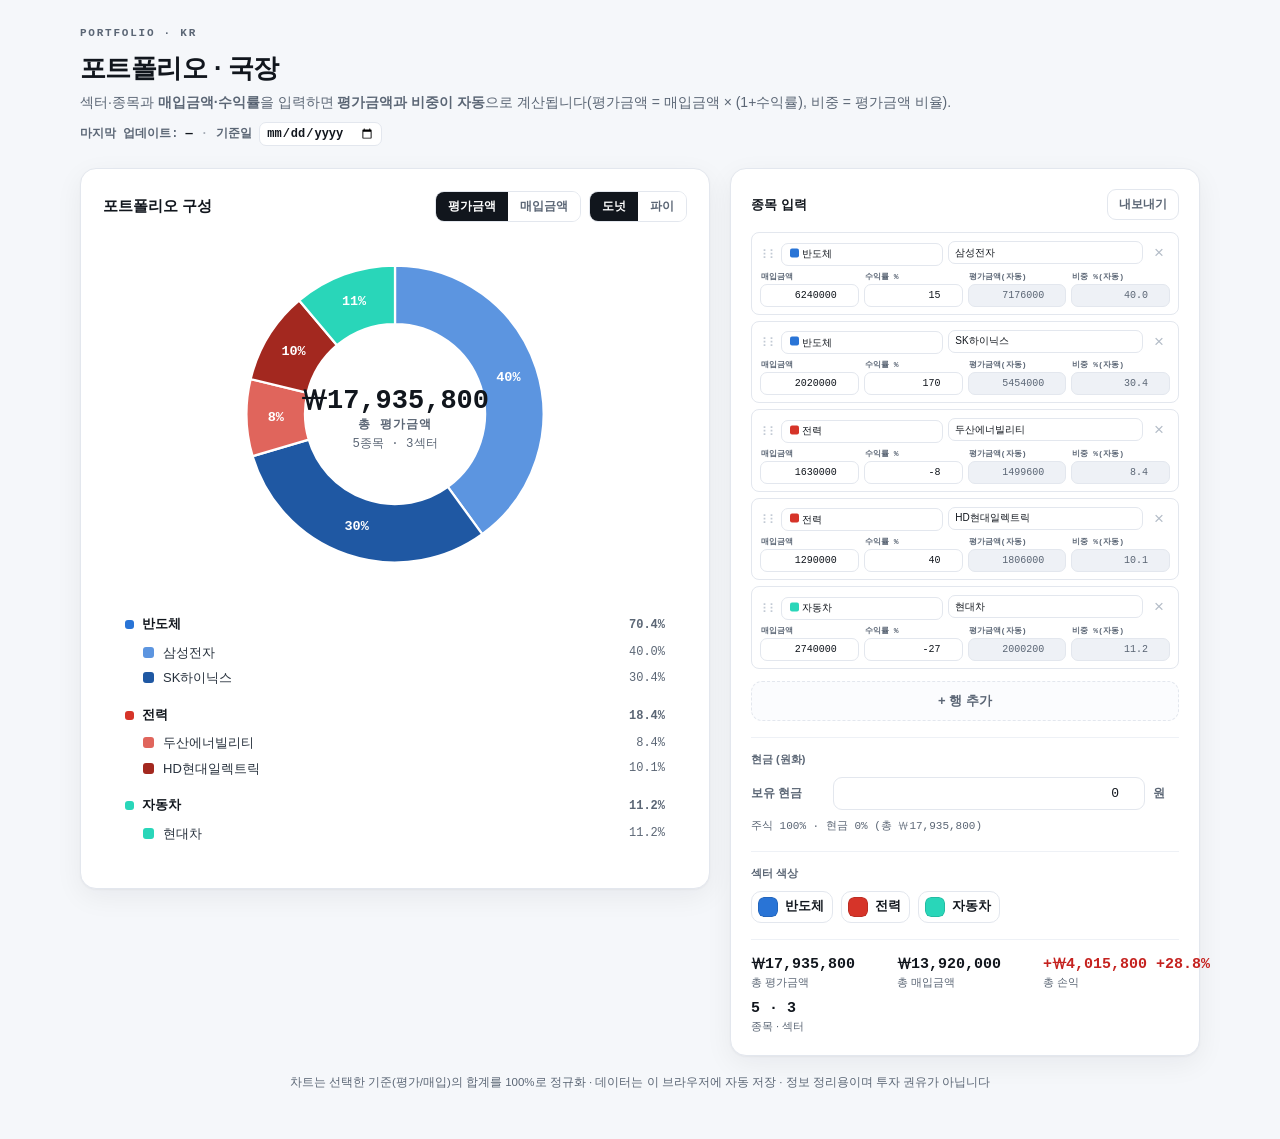
<file: portfolio_pie.html>
<!DOCTYPE html>
<html lang="ko">
<head>
<meta charset="UTF-8">
<meta name="viewport" content="width=device-width, initial-scale=1.0">
<title>포트폴리오 · 국장</title>
<style>
  :root{
    --ink:#11161d; --ink-soft:#5b6675; --line:#e3e7ee; --line-soft:#eef1f6;
    --panel:#ffffff; --canvas:#f5f7fa; --accent:#1f6feb; --ok:#1a7f5a; --warn:#c2772a;
    --profit:#c5221f; --loss:#1f6feb;
    --shadow:0 1px 2px rgba(16,22,30,.04),0 8px 28px rgba(16,22,30,.06);
    --mono:ui-monospace,"SF Mono","Cascadia Mono","Segoe UI Mono",Consolas,monospace;
    --sans:ui-sans-serif,-apple-system,"Segoe UI","Apple SD Gothic Neo","Malgun Gothic",Roboto,sans-serif;
  }
  *{box-sizing:border-box} html,body{margin:0}
  body{font-family:var(--sans);color:var(--ink);background:var(--canvas);
    -webkit-font-smoothing:antialiased;line-height:1.5;padding:28px 18px 48px}
  .wrap{max-width:1120px;margin:0 auto}
  header{margin-bottom:22px}
  .eyebrow{font:600 11px/1 var(--mono);letter-spacing:.16em;text-transform:uppercase;color:var(--ink-soft);margin-bottom:10px}
  h1{font-size:26px;font-weight:760;letter-spacing:-.02em;margin:0 0 4px}
  .sub{color:var(--ink-soft);font-size:14px;margin:0}
  .updated{font:600 12px var(--mono);color:var(--ink-soft);margin:9px 0 0}
  .updated b{color:var(--ink)}
  .updated .sep{opacity:.5;margin:0 8px}
  .updated input{font:600 12px var(--mono);color:var(--ink);border:1px solid var(--line);border-radius:7px;padding:3px 6px;background:#fff}
  .grid{display:grid;grid-template-columns:minmax(0,1fr) 470px;gap:20px;align-items:start}
  @media(max-width:880px){.grid{grid-template-columns:1fr}}
  .panel{background:var(--panel);border:1px solid var(--line);border-radius:16px;box-shadow:var(--shadow)}
  .chart{padding:22px;position:relative}
  .chart-head{display:flex;justify-content:space-between;align-items:center;gap:10px;flex-wrap:wrap;margin-bottom:6px}
  .chart-title{font-weight:680;font-size:15px}
  .toggles{display:flex;gap:8px}
  .toggle{display:inline-flex;border:1px solid var(--line);border-radius:9px;overflow:hidden}
  .toggle button{font:600 12px var(--sans);border:0;background:#fff;color:var(--ink-soft);padding:6px 12px;cursor:pointer}
  .toggle button[aria-pressed="true"]{background:var(--ink);color:#fff}
  .svg-area{display:flex;justify-content:center;padding:6px 0 2px}
  svg{max-width:100%;height:auto;overflow:visible}
  .seg{transition:transform .18s ease,opacity .18s ease}
  .seg.dim{opacity:.32}
  .slice-label{font:600 12px var(--mono);fill:#fff;pointer-events:none}
  .center-sum{font:760 24px var(--mono);fill:var(--ink)}
  .center-cap{font:600 11px var(--mono);fill:var(--ink-soft);letter-spacing:.08em}
  .center-sub{font:500 11px var(--mono);fill:var(--ink-soft)}
  .legend{padding:4px 22px 20px}
  .lg-sector{display:flex;align-items:baseline;gap:8px;margin:14px 0 6px}
  .lg-dot{width:9px;height:9px;border-radius:3px;flex:none;transform:translateY(1px)}
  .lg-sname{font-weight:680;font-size:13px}
  .lg-spct{font:600 12px var(--mono);color:var(--ink-soft);margin-left:auto}
  .lg-row{display:flex;align-items:center;gap:9px;padding:3px 0 3px 18px;font-size:13px}
  .lg-row .sw{width:11px;height:11px;border-radius:3px;flex:none}
  .lg-row .nm{color:#27313d;overflow:hidden;text-overflow:ellipsis;white-space:nowrap}
  .lg-row .pc{font:500 12px var(--mono);color:var(--ink-soft);margin-left:auto}
  .lg-row.hot .nm{font-weight:700}
  .controls{padding:20px}
  .controls h2{font-size:13px;font-weight:700;margin:0}
  .rows{display:flex;flex-direction:column;gap:6px}
  .row{border:1px solid var(--line);border-radius:8px;padding:7px 8px;background:#fff}
  .row.dragging{opacity:.4}
  .row.over{box-shadow:inset 0 2px 0 var(--accent)}
  .row-top{display:grid;grid-template-columns:16px minmax(0,1fr) minmax(0,1.2fr) 22px;gap:5px;align-items:center}
  .row-bot{display:grid;grid-template-columns:repeat(auto-fit,minmax(76px,1fr));gap:5px;margin-top:5px}
  .grip{cursor:grab;color:#c2cad4;font-size:14px;text-align:center;line-height:1;user-select:none}
  .grip:active{cursor:grabbing}
  .row input{font-family:var(--sans);font-size:10px;border:1px solid var(--line);background:#fff;border-radius:7px;padding:5px 6px;width:100%;min-width:0;color:var(--ink)}
  .row input.r{font-family:var(--mono);text-align:right}
  .row input.ro{background:var(--line-soft);color:var(--ink-soft)}
  .row input:focus{outline:2px solid var(--accent);outline-offset:1px;border-color:transparent}
  .sec-cell{position:relative}
  .sec-cell input{padding-left:20px}
  .sec-cell .swatch{position:absolute;left:9px;top:50%;transform:translateY(-50%);width:9px;height:9px;border-radius:2px;pointer-events:none}
  .del{border:0;background:none;color:#b3bcc7;font-size:17px;cursor:pointer;border-radius:8px;line-height:1;padding:4px}
  .del:hover{color:#d24545;background:#fbeaea}
  .fld{display:flex;flex-direction:column;gap:2px}
  .fld>span{font:600 8px var(--mono);letter-spacing:.01em;color:var(--ink-soft);padding-left:1px;white-space:nowrap}
  .add{margin-top:12px;width:100%;border:1px dashed var(--line);background:#fbfcfe;color:var(--ink-soft);font:600 13px var(--sans);padding:10px;border-radius:11px;cursor:pointer}
  .add:hover{border-color:var(--accent);color:var(--accent)}
  .cashbox{margin-top:16px;padding-top:14px;border-top:1px solid var(--line-soft)}
  .cashbox h3{font:700 11px var(--sans);margin:0 0 10px;color:var(--ink-soft)}
  .cashrow{display:flex;align-items:center;gap:8px;margin-bottom:8px}
  .cashrow label{font-size:12px;font-weight:600;color:var(--ink-soft);width:74px;flex:none}
  .cashrow input{flex:1;min-width:0;font-family:var(--mono);text-align:right;font-size:13px;border:1px solid var(--line);border-radius:9px;padding:8px 10px;color:var(--ink)}
  .cashrow input:focus{outline:2px solid var(--accent);outline-offset:1px;border-color:transparent}
  .cashrow .unit{font:600 12px var(--mono);color:var(--ink-soft);width:26px;text-align:left;flex:none}
  .cashnote{font:500 11px var(--mono);color:var(--ink-soft);margin-top:2px}
  .sec-colors{margin-top:18px;padding-top:14px;border-top:1px solid var(--line-soft)}
  .sec-colors h3{font:700 11px var(--sans);margin:0 0 10px;color:var(--ink-soft)}
  .sc-list{display:flex;flex-wrap:wrap;gap:8px}
  .sc-item{display:inline-flex;align-items:center;gap:7px;border:1px solid var(--line);border-radius:10px;padding:5px 8px 5px 6px}
  .sc-item input[type=color]{-webkit-appearance:none;appearance:none;border:0;width:20px;height:20px;border-radius:6px;padding:0;background:none;cursor:pointer}
  .sc-item input[type=color]::-webkit-color-swatch-wrapper{padding:0}
  .sc-item input[type=color]::-webkit-color-swatch{border:1px solid rgba(0,0,0,.12);border-radius:6px}
  .sc-item span{font-size:12.5px;font-weight:600}
  .summary{display:flex;flex-wrap:wrap;gap:10px;margin-top:16px;padding-top:14px;border-top:1px solid var(--line-soft)}
  .chip{flex:1;min-width:108px}
  .chip .v{font:680 15px var(--mono);white-space:nowrap}
  .chip .v.pf{color:var(--profit)} .chip .v.ls{color:var(--loss)}
  .chip .k{font-size:11px;color:var(--ink-soft);margin-top:1px}
  .tip{position:fixed;pointer-events:none;z-index:9;background:var(--ink);color:#fff;font-size:12px;padding:6px 9px;border-radius:8px;opacity:0;transition:opacity .12s;white-space:nowrap}
  .tip .tp{font-family:var(--mono);font-weight:700;margin:0 6px}
  footer{max-width:1120px;margin:18px auto 0;color:var(--ink-soft);font-size:11.5px;text-align:center}
  @media(prefers-reduced-motion:reduce){*{transition:none!important}}
  @media(max-width:640px){
    body{padding:16px 10px 44px}
    input,select,textarea{font-size:16px !important}
  }
</style>
</head>
<body>
<div class="wrap">
  <header>
    <div class="eyebrow">Portfolio · KR</div>
    <h1>포트폴리오 · 국장</h1>
    <p class="sub">섹터·종목과 <b>매입금액·수익률</b>을 입력하면 <b>평가금액과 비중이 자동</b>으로 계산됩니다(평가금액 = 매입금액 × (1+수익률), 비중 = 평가금액 비율).</p>
    <p class="updated">마지막 업데이트: <b id="updTs">—</b><span class="sep">·</span>기준일 <input type="date" id="baseDate" title="데이터 기준일"></p>
  </header>

  <div class="grid">
    <section class="panel chart">
      <div class="chart-head">
        <span class="chart-title">포트폴리오 구성</span>
        <div class="toggles">
          <div class="toggle" role="group" aria-label="기준">
            <button id="bEval" aria-pressed="true">평가금액</button>
            <button id="bBuy" aria-pressed="false">매입금액</button>
          </div>
          <div class="toggle" role="group" aria-label="모양">
            <button id="bDonut" aria-pressed="true">도넛</button>
            <button id="bPie" aria-pressed="false">파이</button>
          </div>
        </div>
      </div>
      <div class="svg-area">
        <svg id="chart" viewBox="0 0 320 320" width="360" height="360" role="img" aria-label="비중 차트"></svg>
      </div>
      <div class="legend" id="legend"></div>
    </section>

    <section class="panel controls">
      <div style="display:flex;align-items:center;justify-content:space-between;margin-bottom:12px">
        <h2>종목 입력</h2>
        <button id="expBtn" style="border:1px solid #e3e7ee;background:#fff;color:#5b6675;font:600 12px system-ui;padding:6px 11px;border-radius:9px;cursor:pointer">내보내기</button>
      </div>
      <div class="rows" id="rows"></div>
      <button class="add" id="add">+ 행 추가</button>
      <div class="cashbox">
        <h3>현금 (원화)</h3>
        <div class="cashrow"><label>보유 현금</label><input id="cashKrw" type="number" min="0" step="10000" value="0"><span class="unit">원</span></div>
        <div class="cashnote" id="cashNote"></div>
      </div>
      <div class="sec-colors"><h3>섹터 색상</h3><div class="sc-list" id="scList"></div></div>
      <div class="summary" id="summary"></div>
    </section>
  </div>
</div>
<div class="tip" id="tip"></div>
<footer>차트는 선택한 기준(평가/매입)의 합계를 100%로 정규화 · 데이터는 이 브라우저에 자동 저장 · 정보 정리용이며 투자 권유가 아닙니다</footer>

<script>
(function(){
  "use strict";
  const TAU=Math.PI*2, SVG="http://www.w3.org/2000/svg";
  const PKEY="toolkit:pie1";   /*__PKEY__*/
  let data=[
    /*__SEED__*/
    {sector:"반도체",name:"삼성전자",       amount:6240000, roi:15},
    {sector:"반도체",name:"SK하이닉스",     amount:2020000, roi:170},
    {sector:"전력",  name:"두산에너빌리티", amount:1630000, roi:-8},
    {sector:"전력",  name:"HD현대일렉트릭", amount:1290000, roi:40},
    {sector:"자동차",name:"현대차",         amount:2740000, roi:-27},
    /*__ENDSEED__*/
  ];
  let donut=true, basis="eval", hot=null, dragFrom=null, lastSig=null;
  let sectorColors={};
  let updatedAt=null, baseDate="", loaded=false, cashKrw=0;

  const calcEval=d=>{const a=Number(d.amount)||0,r=Number(d.roi)||0; return a*(1+r/100);};
  function recompute(){
    data.forEach(d=>{ d.eval=calcEval(d); });
    const tot=data.reduce((s,d)=>s+(Number(d.eval)||0),0);
    data.forEach(d=>{ d.ratio = tot? (Number(d.eval)||0)/tot*100 : 0; });
  }

  try{const _s=localStorage.getItem(PKEY);if(_s){const _o=JSON.parse(_s);
    if(_o&&Array.isArray(_o.data)&&_o.data.length)data=_o.data;
    if(_o&&_o.colors&&typeof _o.colors==="object")sectorColors=_o.colors;
    if(_o&&_o.updatedAt)updatedAt=_o.updatedAt;
    if(_o&&_o.baseDate)baseDate=_o.baseDate;
    if(_o&&_o.cash)cashKrw=Number(_o.cash.krw)||0;}}catch(e){}
  data.forEach(d=>{
    if(d.amount==null){ if(d.eval!=null&&d.roi!=null){const r=Number(d.roi)||0;d.amount=r<=-100?Number(d.eval):Number(d.eval)/(1+r/100);} else d.amount=Number(d.eval)||0; }
    if(d.roi==null)d.roi=0;
  });
  recompute();
  function persist(){ if(loaded) updatedAt=Date.now(); renderUpdated();
    try{localStorage.setItem(PKEY,JSON.stringify({data,colors:sectorColors,updatedAt,baseDate,cash:{krw:cashKrw,krwTotal:cashKrw}}));}catch(e){} }
  function fmtDate(ts){const d=new Date(ts);const p=n=>String(n).padStart(2,"0");
    return d.getFullYear()+"-"+p(d.getMonth()+1)+"-"+p(d.getDate())+" "+p(d.getHours())+":"+p(d.getMinutes());}
  function renderUpdated(){const el=document.getElementById("updTs");if(el)el.textContent=updatedAt?fmtDate(updatedAt):"—";}

  const PALETTE=[170,265,36,300,192,95,24,230];
  function autoHueMap(){const m={};let p=0;
    for(const d of data){const s=(d.sector||"").trim();if(s in m)continue;
      if(s.includes("반도체"))m[s]=214; else if(s.includes("전력")||s.includes("전기"))m[s]=4;
      else{m[s]=PALETTE[p%PALETTE.length];p++;}}
    return m;}
  function hslToHex(h,s,l){s/=100;l/=100;const a=s*Math.min(l,1-l);
    const f=n=>{const k=(n+h/30)%12;return l-a*Math.max(-1,Math.min(k-3,Math.min(9-k,1)));};
    const to=x=>Math.round(255*x).toString(16).padStart(2,"0");return "#"+to(f(0))+to(f(8))+to(f(4));}
  function hexToHsl(hex){let h=(hex||"").replace("#","");if(h.length===3)h=h.split("").map(c=>c+c).join("");
    const r=parseInt(h.slice(0,2),16)/255,g=parseInt(h.slice(2,4),16)/255,b=parseInt(h.slice(4,6),16)/255;
    const mx=Math.max(r,g,b),mn=Math.min(r,g,b);let hh,s,l=(mx+mn)/2;
    if(mx===mn){hh=0;s=0;}else{const d=mx-mn;s=l>.5?d/(2-mx-mn):d/(mx+mn);
      switch(mx){case r:hh=(g-b)/d+(g<b?6:0);break;case g:hh=(b-r)/d+2;break;default:hh=(r-g)/d+4;}hh/=6;}
    return {h:hh*360,s:s*100,l:l*100};}
  function baseHex(sector,hues){const s=(sector||"").trim();if(sectorColors[s])return sectorColors[s];
    const hue=hues[s];return hue==null?"#9aa4b0":hslToHex(hue,68,50);}
  function shade(bHex,idx,count){if(count<=1)return bHex;const {h,s}=hexToHsl(bHex);
    const L=62-(idx/(count-1))*24,S=Math.max(45,Math.min(82,s));return `hsl(${h} ${S}% ${L}%)`;}
  function decorate(){const hues=autoHueMap();const order=[],counts={},seen={},run={};
    for(const d of data){const s=(d.sector||"").trim();if(!(s in seen)){seen[s]=true;order.push(s);}counts[s]=(counts[s]||0)+1;}
    return data.map(d=>{const s=(d.sector||"").trim();run[s]=(run[s]==null?0:run[s]+1);const bh=baseHex(s,hues);
      return {...d,sector:s,_base:bh,_color:shade(bh,run[s],counts[s]||1)};});}

  const val=d=>basis==="eval"?(Number(d.eval)||0):(Number(d.amount)||0);
  const num=n=>Math.round(n).toLocaleString("ko-KR");
  const esc=s=>String(s).replace(/[&<>"]/g,c=>({"&":"&amp;","<":"&lt;",">":"&gt;",'"':"&quot;"}[c]));

  const chart=document.getElementById("chart"),legendEl=document.getElementById("legend"),tip=document.getElementById("tip");
  function pt(cx,cy,r,a){return [cx+r*Math.cos(a),cy+r*Math.sin(a)];}
  function segPath(cx,cy,rO,rI,a0,a1){const lg=(a1-a0)%TAU>Math.PI?1:0;
    const [x0,y0]=pt(cx,cy,rO,a0),[x1,y1]=pt(cx,cy,rO,a1);
    if(rI<=0)return `M ${cx} ${cy} L ${x0} ${y0} A ${rO} ${rO} 0 ${lg} 1 ${x1} ${y1} Z`;
    const [x2,y2]=pt(cx,cy,rI,a1),[x3,y3]=pt(cx,cy,rI,a0);
    return `M ${x0} ${y0} A ${rO} ${rO} 0 ${lg} 1 ${x1} ${y1} L ${x2} ${y2} A ${rI} ${rI} 0 ${lg} 0 ${x3} ${y3} Z`;}
  function addText(x,y,t,cls){const e=document.createElementNS(SVG,"text");e.setAttribute("x",x);e.setAttribute("y",y);
    e.setAttribute("text-anchor","middle");e.setAttribute("dominant-baseline","central");e.setAttribute("class",cls);e.textContent=t;chart.appendChild(e);}

  function render(){
    const items=decorate();
    const valid=items.map((d,i)=>({...d,_i:i})).filter(d=>val(d)>0&&d.name.trim()!=="");
    const total=valid.reduce((s,d)=>s+val(d),0);
    const totalEval=data.reduce((s,d)=>s+(Number(d.eval)||0),0);
    const totalBuy=data.reduce((s,d)=>s+(Number(d.amount)||0),0);
    const pnl=totalEval-totalBuy, pnlPct=totalBuy>0?pnl/totalBuy*100:0;

    chart.innerHTML="";
    const cx=160,cy=160,rO=132,rI=donut?80:0;
    if(total<=0){addText(cx,cy,(basis==="eval"?"평가금액은 매입금액·수익률로 자동 계산":"매입금액을 입력하세요"),"center-cap");}
    else{let a=-Math.PI/2;
      valid.forEach(d=>{const frac=val(d)/total,a1=a+frac*TAU,mid=(a+a1)/2;
        const path=document.createElementNS(SVG,"path");path.setAttribute("d",segPath(cx,cy,rO,rI,a,a1));
        path.setAttribute("fill",d._color);path.setAttribute("stroke","#fff");path.setAttribute("stroke-width","2");path.setAttribute("stroke-linejoin","round");
        path.setAttribute("class","seg"+(hot!=null&&hot!==d._i?" dim":""));
        if(hot===d._i)path.setAttribute("transform",`translate(${Math.cos(mid)*8} ${Math.sin(mid)*8})`);
        path.addEventListener("mouseenter",e=>{hot=d._i;render();showTip(e,d,frac);});
        path.addEventListener("mousemove",moveTip);path.addEventListener("mouseleave",()=>{hot=null;hideTip();render();});
        chart.appendChild(path);
        if(frac>0.05){const lr=(rO+rI)/2,[lx,ly]=pt(cx,cy,lr,mid);addText(lx,ly,(frac*100).toFixed(0)+"%","slice-label");}
        a=a1;});
      if(donut){const nSec=new Set(valid.map(d=>d.sector)).size;
        addText(cx,cy-12,"₩"+num(basis==="eval"?totalEval:totalBuy),"center-sum");
        addText(cx,cy+10,basis==="eval"?"총 평가금액":"총 매입금액","center-cap");
        addText(cx,cy+27,valid.length+"종목 · "+nSec+"섹터","center-sub");}
    }

    legendEl.innerHTML="";
    const order=[...new Set(items.filter(d=>d.name.trim()&&val(d)>0).map(d=>d.sector))];
    order.forEach(sec=>{const mem=valid.filter(d=>d.sector===sec);if(!mem.length)return;
      const sPct=mem.reduce((s,d)=>s+val(d),0)/total*100;
      const head=document.createElement("div");head.className="lg-sector";
      head.innerHTML=`<span class="lg-dot" style="background:${mem[0]._base}"></span><span class="lg-sname">${esc(sec)}</span><span class="lg-spct">${sPct.toFixed(1)}%</span>`;
      legendEl.appendChild(head);
      mem.forEach(d=>{const row=document.createElement("div");row.className="lg-row"+(hot===d._i?" hot":"");
        row.innerHTML=`<span class="sw" style="background:${d._color}"></span><span class="nm">${esc(d.name)}</span><span class="pc">${(val(d)/total*100).toFixed(1)}%</span>`;
        row.addEventListener("mouseenter",()=>{hot=d._i;render();});row.addEventListener("mouseleave",()=>{hot=null;render();});
        legendEl.appendChild(row);});});

    const cnt=data.filter(d=>d.name.trim()).length, nSec=new Set(data.filter(d=>d.sector.trim()).map(d=>d.sector.trim())).size;
    const pc=pnl>=0?"pf":"ls", sign=pnl>=0?"+":"-";
    document.getElementById("summary").innerHTML=
      chip("₩"+num(totalEval),"총 평가금액")+chip("₩"+num(totalBuy),"총 매입금액")+
      chip(sign+"₩"+num(Math.abs(pnl))+"  "+(pnl>=0?"+":"")+pnlPct.toFixed(1)+"%","총 손익",pc)+
      chip(cnt+" · "+nSec,"종목 · 섹터");
    updateRowOutputs();
    buildSectorColors();
  }
  const chip=(v,k,c)=>`<div class="chip"><div class="v ${c||''}">${v}</div><div class="k">${k}</div></div>`;
  function showTip(e,d,frac){tip.innerHTML=`${esc(d.sector)} · ${esc(d.name)}<span class="tp">${(frac*100).toFixed(1)}%</span>₩${num(val(d))}`;tip.style.opacity="1";moveTip(e);}
  function moveTip(e){tip.style.left=(e.clientX+14)+"px";tip.style.top=(e.clientY-10)+"px";}
  function hideTip(){tip.style.opacity="0";}

  const scList=document.getElementById("scList");
  function buildSectorColors(){const hues=autoHueMap();
    const secs=[...new Set(data.map(d=>(d.sector||"").trim()).filter(Boolean))];
    const sig=secs.join("¦");if(sig===lastSig)return;lastSig=sig;scList.innerHTML="";
    secs.forEach(s=>{const cur=baseHex(s,hues);const it=document.createElement("label");it.className="sc-item";
      it.innerHTML=`<input type="color" value="${cur}" aria-label="${esc(s)} 색상"><span>${esc(s)}</span>`;
      it.querySelector("input").addEventListener("input",e=>{sectorColors[s]=e.target.value;refreshRowSwatches();render();persist();});
      scList.appendChild(it);});}

  const rowsEl=document.getElementById("rows");
  function rowSwatchColor(sector){return baseHex(sector,autoHueMap());}
  function refreshRowSwatches(){rowsEl.querySelectorAll(".row").forEach(r=>{const i=+r.dataset.i;const sw=r.querySelector(".swatch");
    if(sw)sw.style.background=data[i].sector.trim()?rowSwatchColor(data[i].sector):"#cfd6df";});}
  function updateRowOutputs(){rowsEl.querySelectorAll(".row").forEach(r=>{const i=+r.dataset.i;if(!data[i])return;
    const ev=r.querySelector('input[data-k="eval"]');if(ev)ev.value=Math.round(data[i].eval||0);
    const rt=r.querySelector('input[data-k="ratio"]');if(rt)rt.value=(data[i].ratio||0).toFixed(1);});}
  function fld(label,k,v,i,step,ro){
    return `<label class="fld"><span>${label}</span>`+
      `<input class="r${ro?' ro':''}" data-i="${i}" data-k="${k}" type="number" step="${step}" value="${v}"${ro?" readonly tabindex=\"-1\"":""}></label>`;}
  function buildRows(){rowsEl.innerHTML="";
    data.forEach((d,i)=>{const row=document.createElement("div");row.className="row";row.dataset.i=i;
      const sc=d.sector.trim()?rowSwatchColor(d.sector):"#cfd6df";
      row.innerHTML=
        `<div class="row-top">`+
          `<span class="grip" draggable="true" title="끌어서 순서 변경">⋮⋮</span>`+
          `<span class="sec-cell"><span class="swatch" style="background:${sc}"></span>`+
            `<input data-i="${i}" data-k="sector" value="${esc(d.sector)}" placeholder="섹터"></span>`+
          `<input data-i="${i}" data-k="name" value="${esc(d.name)}" placeholder="종목명">`+
          `<button class="del" data-del="${i}" title="삭제" aria-label="행 삭제">×</button>`+
        `</div>`+
        `<div class="row-bot">`+
          fld("매입금액","amount",d.amount,i,"10000")+
          fld("수익률 %","roi",d.roi,i,"0.1")+
          fld("평가금액(자동)","eval",Math.round(d.eval||0),i,"1",true)+
          fld("비중 %(자동)","ratio",(d.ratio||0).toFixed(1),i,"0.1",true)+
        `</div>`;
      rowsEl.appendChild(row);});}

  rowsEl.addEventListener("input",e=>{const t=e.target;if(t.dataset.i==null)return;
    const i=+t.dataset.i,k=t.dataset.k;
    if(k==="eval"||k==="ratio")return;
    if(k==="sector"||k==="name")data[i][k]=t.value;
    else if(k==="roi")data[i].roi=t.value===""?0:(parseFloat(t.value)||0);
    else data[i][k]=t.value===""?0:Math.max(0,+t.value);
    recompute();
    if(k==="sector"){const sw=t.closest(".row").querySelector(".swatch");if(sw)sw.style.background=t.value.trim()?rowSwatchColor(t.value):"#cfd6df";}
    render();persist();});
  rowsEl.addEventListener("click",e=>{const b=e.target.closest("[data-del]");if(!b)return;
    data.splice(+b.dataset.del,1);lastSig=null;recompute();buildRows();render();persist();});
  document.getElementById("add").addEventListener("click",()=>{
    data.push({sector:"",name:"",amount:0,roi:0,eval:0,ratio:0});lastSig=null;recompute();buildRows();render();persist();
    const ins=rowsEl.querySelectorAll('.sec-cell input');if(ins.length)ins[ins.length-1].focus();});

  rowsEl.addEventListener("dragstart",e=>{const g=e.target.closest(".grip");if(!g)return;
    const row=g.closest(".row");dragFrom=+row.dataset.i;row.classList.add("dragging");
    e.dataTransfer.effectAllowed="move";try{e.dataTransfer.setData("text/plain",String(dragFrom));}catch(_){}});
  rowsEl.addEventListener("dragover",e=>{if(dragFrom==null)return;e.preventDefault();
    const row=e.target.closest(".row");if(!row)return;
    rowsEl.querySelectorAll(".row.over").forEach(r=>r.classList.remove("over"));row.classList.add("over");});
  rowsEl.addEventListener("dragleave",e=>{const row=e.target.closest(".row");if(row)row.classList.remove("over");});
  rowsEl.addEventListener("drop",e=>{if(dragFrom==null)return;e.preventDefault();
    const row=e.target.closest(".row");if(!row){cleanupDrag();return;}
    let to=+row.dataset.i;const rect=row.getBoundingClientRect();if(e.clientY-rect.top>rect.height/2)to++;
    const item=data[dragFrom];data.splice(dragFrom,1);if(dragFrom<to)to--;data.splice(to,0,item);
    cleanupDrag();lastSig=null;recompute();buildRows();render();persist();});
  rowsEl.addEventListener("dragend",cleanupDrag);
  function cleanupDrag(){dragFrom=null;rowsEl.querySelectorAll(".dragging,.over").forEach(r=>r.classList.remove("dragging","over"));}

  function bind(id,fn){document.getElementById(id).addEventListener("click",fn);}
  function setBasis(b){basis=b;document.getElementById("bEval").setAttribute("aria-pressed",b==="eval");
    document.getElementById("bBuy").setAttribute("aria-pressed",b==="buy");render();}
  function setShape(d){donut=d;document.getElementById("bDonut").setAttribute("aria-pressed",d);
    document.getElementById("bPie").setAttribute("aria-pressed",!d);render();}
  bind("bEval",()=>setBasis("eval"));bind("bBuy",()=>setBasis("buy"));
  bind("bDonut",()=>setShape(true));bind("bPie",()=>setShape(false));

  document.getElementById("expBtn").addEventListener("click",()=>{
    const payload={_app:"toolkit",_version:1,_key:PKEY.split(":")[1],data:{[PKEY.split(":")[1]]:data}};
    try{const blob=new Blob([JSON.stringify(payload,null,2)],{type:"application/json"});
      const url=URL.createObjectURL(blob);const a=document.createElement("a");
      a.href=url;a.download=PKEY.split(":")[1]+"-"+new Date().toISOString().slice(0,10)+".json";
      document.body.appendChild(a);a.click();a.remove();setTimeout(()=>URL.revokeObjectURL(url),1000);
    }catch(e){alert("이 환경에선 내보내기가 막혀 있어요. 파일로 열거나 호스팅하면 됩니다.");}});

  buildRows();render();persist();loaded=true;renderUpdated();
  const bdEl=document.getElementById("baseDate");
  if(bdEl){bdEl.value=baseDate||"";bdEl.addEventListener("change",()=>{baseDate=bdEl.value;persist();});}
  const ck=document.getElementById("cashKrw"), cn=document.getElementById("cashNote");
  function noteCash(){const stock=data.reduce((s,d)=>s+(Number(d.eval)||0),0);const tot=stock+cashKrw;
    cn.textContent=tot>0?("주식 "+Math.round(stock/tot*100)+"% · 현금 "+Math.round(cashKrw/tot*100)+"%  (총 ₩"+Math.round(tot).toLocaleString("ko-KR")+")"):"";}
  if(ck){ck.value=cashKrw||0;ck.addEventListener("input",()=>{cashKrw=ck.value===""?0:Math.max(0,+ck.value);noteCash();persist();});}
  const _origRender=render; render=function(){_origRender();noteCash();}; noteCash();
})();
</script>
</body>
</html>
</file>
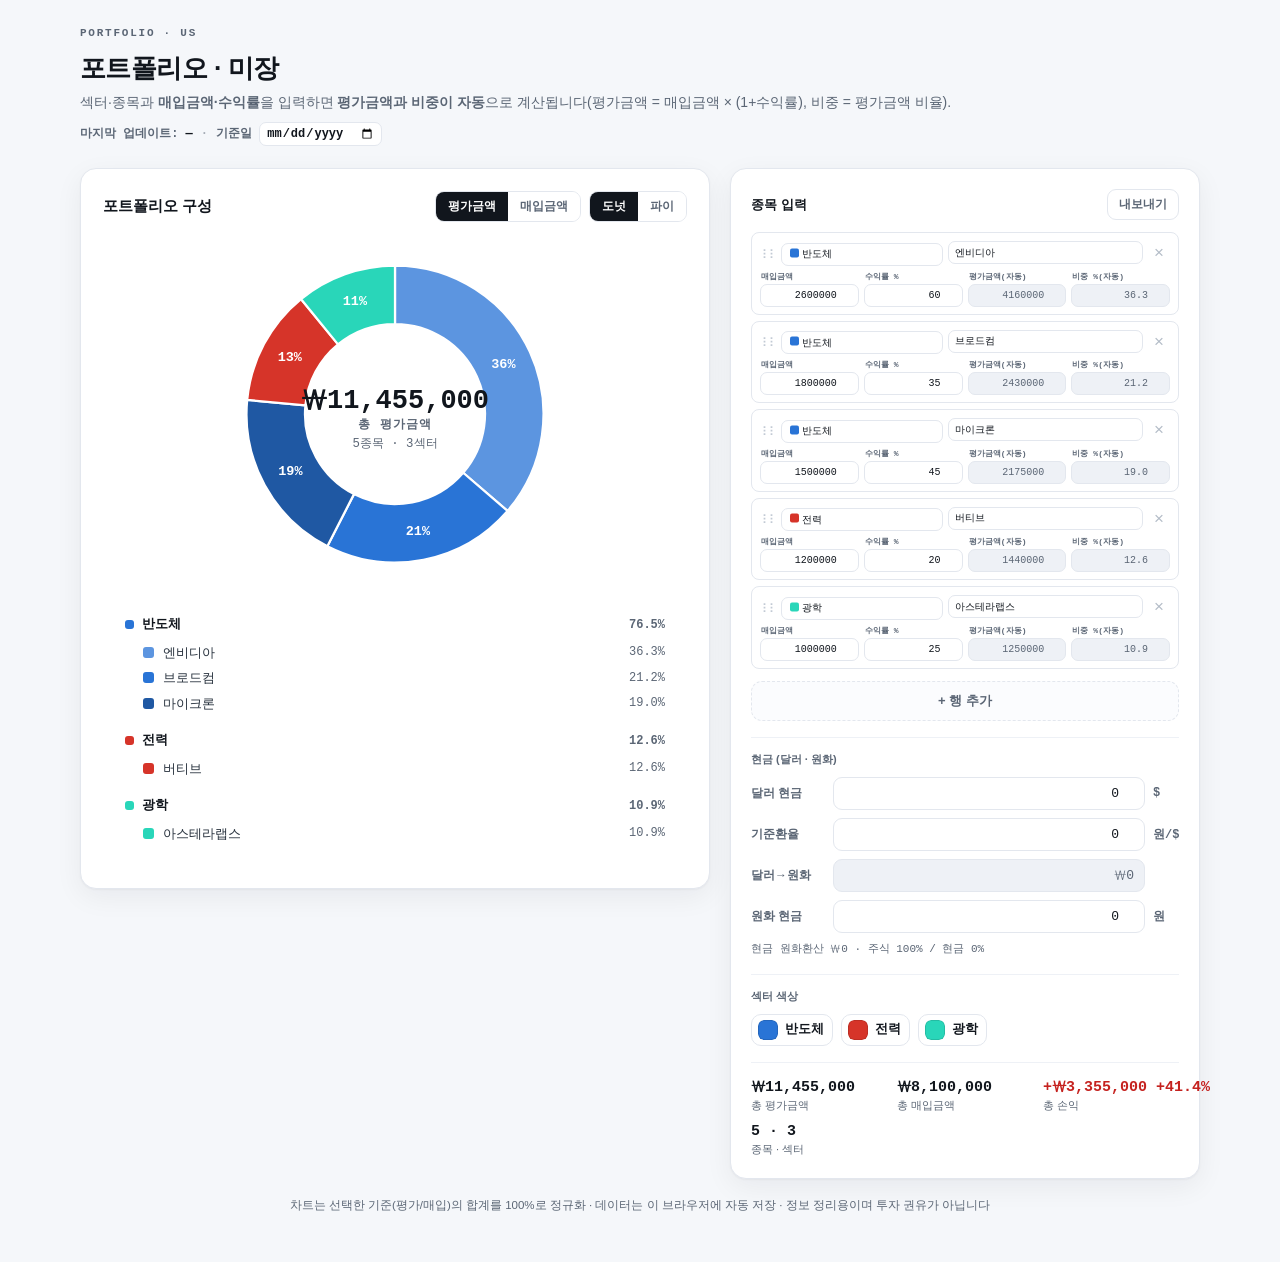
<file: portfolio_pie_us.html>
<!DOCTYPE html>
<html lang="ko">
<head>
<meta charset="UTF-8">
<meta name="viewport" content="width=device-width, initial-scale=1.0">
<title>포트폴리오 · 미장</title>
<style>
  :root{
    --ink:#11161d; --ink-soft:#5b6675; --line:#e3e7ee; --line-soft:#eef1f6;
    --panel:#ffffff; --canvas:#f5f7fa; --accent:#1f6feb; --ok:#1a7f5a; --warn:#c2772a;
    --profit:#c5221f; --loss:#1f6feb;
    --shadow:0 1px 2px rgba(16,22,30,.04),0 8px 28px rgba(16,22,30,.06);
    --mono:ui-monospace,"SF Mono","Cascadia Mono","Segoe UI Mono",Consolas,monospace;
    --sans:ui-sans-serif,-apple-system,"Segoe UI","Apple SD Gothic Neo","Malgun Gothic",Roboto,sans-serif;
  }
  *{box-sizing:border-box} html,body{margin:0}
  body{font-family:var(--sans);color:var(--ink);background:var(--canvas);
    -webkit-font-smoothing:antialiased;line-height:1.5;padding:28px 18px 48px}
  .wrap{max-width:1120px;margin:0 auto}
  header{margin-bottom:22px}
  .eyebrow{font:600 11px/1 var(--mono);letter-spacing:.16em;text-transform:uppercase;color:var(--ink-soft);margin-bottom:10px}
  h1{font-size:26px;font-weight:760;letter-spacing:-.02em;margin:0 0 4px}
  .sub{color:var(--ink-soft);font-size:14px;margin:0}
  .updated{font:600 12px var(--mono);color:var(--ink-soft);margin:9px 0 0}
  .updated b{color:var(--ink)}
  .updated .sep{opacity:.5;margin:0 8px}
  .updated input{font:600 12px var(--mono);color:var(--ink);border:1px solid var(--line);border-radius:7px;padding:3px 6px;background:#fff}
  .grid{display:grid;grid-template-columns:minmax(0,1fr) 470px;gap:20px;align-items:start}
  @media(max-width:880px){.grid{grid-template-columns:1fr}}
  .panel{background:var(--panel);border:1px solid var(--line);border-radius:16px;box-shadow:var(--shadow)}
  .chart{padding:22px;position:relative}
  .chart-head{display:flex;justify-content:space-between;align-items:center;gap:10px;flex-wrap:wrap;margin-bottom:6px}
  .chart-title{font-weight:680;font-size:15px}
  .toggles{display:flex;gap:8px}
  .toggle{display:inline-flex;border:1px solid var(--line);border-radius:9px;overflow:hidden}
  .toggle button{font:600 12px var(--sans);border:0;background:#fff;color:var(--ink-soft);padding:6px 12px;cursor:pointer}
  .toggle button[aria-pressed="true"]{background:var(--ink);color:#fff}
  .svg-area{display:flex;justify-content:center;padding:6px 0 2px}
  svg{max-width:100%;height:auto;overflow:visible}
  .seg{transition:transform .18s ease,opacity .18s ease}
  .seg.dim{opacity:.32}
  .slice-label{font:600 12px var(--mono);fill:#fff;pointer-events:none}
  .center-sum{font:760 24px var(--mono);fill:var(--ink)}
  .center-cap{font:600 11px var(--mono);fill:var(--ink-soft);letter-spacing:.08em}
  .center-sub{font:500 11px var(--mono);fill:var(--ink-soft)}
  .legend{padding:4px 22px 20px}
  .lg-sector{display:flex;align-items:baseline;gap:8px;margin:14px 0 6px}
  .lg-dot{width:9px;height:9px;border-radius:3px;flex:none;transform:translateY(1px)}
  .lg-sname{font-weight:680;font-size:13px}
  .lg-spct{font:600 12px var(--mono);color:var(--ink-soft);margin-left:auto}
  .lg-row{display:flex;align-items:center;gap:9px;padding:3px 0 3px 18px;font-size:13px}
  .lg-row .sw{width:11px;height:11px;border-radius:3px;flex:none}
  .lg-row .nm{color:#27313d;overflow:hidden;text-overflow:ellipsis;white-space:nowrap}
  .lg-row .pc{font:500 12px var(--mono);color:var(--ink-soft);margin-left:auto}
  .lg-row.hot .nm{font-weight:700}
  .controls{padding:20px}
  .controls h2{font-size:13px;font-weight:700;margin:0}
  .rows{display:flex;flex-direction:column;gap:6px}
  .row{border:1px solid var(--line);border-radius:8px;padding:7px 8px;background:#fff}
  .row.dragging{opacity:.4}
  .row.over{box-shadow:inset 0 2px 0 var(--accent)}
  .row-top{display:grid;grid-template-columns:16px minmax(0,1fr) minmax(0,1.2fr) 22px;gap:5px;align-items:center}
  .row-bot{display:grid;grid-template-columns:repeat(auto-fit,minmax(76px,1fr));gap:5px;margin-top:5px}
  .grip{cursor:grab;color:#c2cad4;font-size:14px;text-align:center;line-height:1;user-select:none}
  .grip:active{cursor:grabbing}
  .row input{font-family:var(--sans);font-size:10px;border:1px solid var(--line);background:#fff;border-radius:7px;padding:5px 6px;width:100%;min-width:0;color:var(--ink)}
  .row input.r{font-family:var(--mono);text-align:right}
  .row input.ro{background:var(--line-soft);color:var(--ink-soft)}
  .row input:focus{outline:2px solid var(--accent);outline-offset:1px;border-color:transparent}
  .sec-cell{position:relative}
  .sec-cell input{padding-left:20px}
  .sec-cell .swatch{position:absolute;left:9px;top:50%;transform:translateY(-50%);width:9px;height:9px;border-radius:2px;pointer-events:none}
  .del{border:0;background:none;color:#b3bcc7;font-size:17px;cursor:pointer;border-radius:8px;line-height:1;padding:4px}
  .del:hover{color:#d24545;background:#fbeaea}
  .fld{display:flex;flex-direction:column;gap:2px}
  .fld>span{font:600 8px var(--mono);letter-spacing:.01em;color:var(--ink-soft);padding-left:1px;white-space:nowrap}
  .add{margin-top:12px;width:100%;border:1px dashed var(--line);background:#fbfcfe;color:var(--ink-soft);font:600 13px var(--sans);padding:10px;border-radius:11px;cursor:pointer}
  .add:hover{border-color:var(--accent);color:var(--accent)}
  .cashbox{margin-top:16px;padding-top:14px;border-top:1px solid var(--line-soft)}
  .cashbox h3{font:700 11px var(--sans);margin:0 0 10px;color:var(--ink-soft)}
  .cashrow{display:flex;align-items:center;gap:8px;margin-bottom:8px}
  .cashrow label{font-size:12px;font-weight:600;color:var(--ink-soft);width:74px;flex:none}
  .cashrow input{flex:1;min-width:0;font-family:var(--mono);text-align:right;font-size:13px;border:1px solid var(--line);border-radius:9px;padding:8px 10px;color:var(--ink)}
  .cashrow input:focus{outline:2px solid var(--accent);outline-offset:1px;border-color:transparent}
  .cashrow .unit{font:600 12px var(--mono);color:var(--ink-soft);width:26px;text-align:left;flex:none}
  .cashrow input.ro{background:var(--line-soft);color:var(--ink-soft)}
  .cashnote{font:500 11px var(--mono);color:var(--ink-soft);margin-top:2px}
  .sec-colors{margin-top:18px;padding-top:14px;border-top:1px solid var(--line-soft)}
  .sec-colors h3{font:700 11px var(--sans);margin:0 0 10px;color:var(--ink-soft)}
  .sc-list{display:flex;flex-wrap:wrap;gap:8px}
  .sc-item{display:inline-flex;align-items:center;gap:7px;border:1px solid var(--line);border-radius:10px;padding:5px 8px 5px 6px}
  .sc-item input[type=color]{-webkit-appearance:none;appearance:none;border:0;width:20px;height:20px;border-radius:6px;padding:0;background:none;cursor:pointer}
  .sc-item input[type=color]::-webkit-color-swatch-wrapper{padding:0}
  .sc-item input[type=color]::-webkit-color-swatch{border:1px solid rgba(0,0,0,.12);border-radius:6px}
  .sc-item span{font-size:12.5px;font-weight:600}
  .summary{display:flex;flex-wrap:wrap;gap:10px;margin-top:16px;padding-top:14px;border-top:1px solid var(--line-soft)}
  .chip{flex:1;min-width:108px}
  .chip .v{font:680 15px var(--mono);white-space:nowrap}
  .chip .v.pf{color:var(--profit)} .chip .v.ls{color:var(--loss)}
  .chip .k{font-size:11px;color:var(--ink-soft);margin-top:1px}
  .tip{position:fixed;pointer-events:none;z-index:9;background:var(--ink);color:#fff;font-size:12px;padding:6px 9px;border-radius:8px;opacity:0;transition:opacity .12s;white-space:nowrap}
  .tip .tp{font-family:var(--mono);font-weight:700;margin:0 6px}
  footer{max-width:1120px;margin:18px auto 0;color:var(--ink-soft);font-size:11.5px;text-align:center}
  @media(prefers-reduced-motion:reduce){*{transition:none!important}}
  @media(max-width:640px){
    body{padding:16px 10px 44px}
    input,select,textarea{font-size:16px !important}
  }
</style>
</head>
<body>
<div class="wrap">
  <header>
    <div class="eyebrow">Portfolio · US</div>
    <h1>포트폴리오 · 미장</h1>
    <p class="sub">섹터·종목과 <b>매입금액·수익률</b>을 입력하면 <b>평가금액과 비중이 자동</b>으로 계산됩니다(평가금액 = 매입금액 × (1+수익률), 비중 = 평가금액 비율).</p>
    <p class="updated">마지막 업데이트: <b id="updTs">—</b><span class="sep">·</span>기준일 <input type="date" id="baseDate" title="데이터 기준일"></p>
  </header>

  <div class="grid">
    <section class="panel chart">
      <div class="chart-head">
        <span class="chart-title">포트폴리오 구성</span>
        <div class="toggles">
          <div class="toggle" role="group" aria-label="기준">
            <button id="bEval" aria-pressed="true">평가금액</button>
            <button id="bBuy" aria-pressed="false">매입금액</button>
          </div>
          <div class="toggle" role="group" aria-label="모양">
            <button id="bDonut" aria-pressed="true">도넛</button>
            <button id="bPie" aria-pressed="false">파이</button>
          </div>
        </div>
      </div>
      <div class="svg-area">
        <svg id="chart" viewBox="0 0 320 320" width="360" height="360" role="img" aria-label="비중 차트"></svg>
      </div>
      <div class="legend" id="legend"></div>
    </section>

    <section class="panel controls">
      <div style="display:flex;align-items:center;justify-content:space-between;margin-bottom:12px">
        <h2>종목 입력</h2>
        <button id="expBtn" style="border:1px solid #e3e7ee;background:#fff;color:#5b6675;font:600 12px system-ui;padding:6px 11px;border-radius:9px;cursor:pointer">내보내기</button>
      </div>
      <div class="rows" id="rows"></div>
      <button class="add" id="add">+ 행 추가</button>
      <div class="cashbox">
        <h3>현금 (달러 · 원화)</h3>
        <div class="cashrow"><label>달러 현금</label><input id="cashUsd" type="number" min="0" step="100" value="0"><span class="unit">$</span></div>
        <div class="cashrow"><label>기준환율</label><input id="fxRate" type="number" min="0" step="1" value="0" placeholder="예: 1450"><span class="unit">원/$</span></div>
        <div class="cashrow"><label>달러→원화</label><input id="usdKrw" class="ro" type="text" readonly tabindex="-1" value="₩0"><span class="unit"></span></div>
        <div class="cashrow"><label>원화 현금</label><input id="cashKrw2" type="number" min="0" step="10000" value="0"><span class="unit">원</span></div>
        <div class="cashnote" id="cashNote"></div>
      </div>
      <div class="sec-colors"><h3>섹터 색상</h3><div class="sc-list" id="scList"></div></div>
      <div class="summary" id="summary"></div>
    </section>
  </div>
</div>
<div class="tip" id="tip"></div>
<footer>차트는 선택한 기준(평가/매입)의 합계를 100%로 정규화 · 데이터는 이 브라우저에 자동 저장 · 정보 정리용이며 투자 권유가 아닙니다</footer>

<script>
(function(){
  "use strict";
  const TAU=Math.PI*2, SVG="http://www.w3.org/2000/svg";
  const PKEY="toolkit:pie-us";   /*__PKEY__*/
  let data=[
    /*__SEED__*/
    {sector:"반도체",name:"엔비디아",     amount:2600000, roi:60},
    {sector:"반도체",name:"브로드컴",     amount:1800000, roi:35},
    {sector:"반도체",name:"마이크론",     amount:1500000, roi:45},
    {sector:"전력",  name:"버티브",       amount:1200000, roi:20},
    {sector:"광학",  name:"아스테라랩스", amount:1000000, roi:25},
    /*__ENDSEED__*/
  ];
  let donut=true, basis="eval", hot=null, dragFrom=null, lastSig=null;
  let sectorColors={};
  let updatedAt=null, baseDate="", loaded=false, cashUsd=0, fxRate=0, cashKrw=0;

  const calcEval=d=>{const a=Number(d.amount)||0,r=Number(d.roi)||0; return a*(1+r/100);};
  function recompute(){
    data.forEach(d=>{ d.eval=calcEval(d); });
    const tot=data.reduce((s,d)=>s+(Number(d.eval)||0),0);
    data.forEach(d=>{ d.ratio = tot? (Number(d.eval)||0)/tot*100 : 0; });
  }

  try{const _s=localStorage.getItem(PKEY);if(_s){const _o=JSON.parse(_s);
    if(_o&&Array.isArray(_o.data)&&_o.data.length)data=_o.data;
    if(_o&&_o.colors&&typeof _o.colors==="object")sectorColors=_o.colors;
    if(_o&&_o.updatedAt)updatedAt=_o.updatedAt;
    if(_o&&_o.baseDate)baseDate=_o.baseDate;
    if(_o&&_o.cash){cashUsd=Number(_o.cash.usd)||0;fxRate=Number(_o.cash.rate)||0;cashKrw=Number(_o.cash.krw)||0;}}}catch(e){}
  data.forEach(d=>{
    if(d.amount==null){ if(d.eval!=null&&d.roi!=null){const r=Number(d.roi)||0;d.amount=r<=-100?Number(d.eval):Number(d.eval)/(1+r/100);} else d.amount=Number(d.eval)||0; }
    if(d.roi==null)d.roi=0;
  });
  recompute();
  function persist(){ if(loaded) updatedAt=Date.now(); renderUpdated();
    try{localStorage.setItem(PKEY,JSON.stringify({data,colors:sectorColors,updatedAt,baseDate,cash:{usd:cashUsd,rate:fxRate,krw:cashKrw,krwTotal:cashUsd*fxRate+cashKrw}}));}catch(e){} }
  function fmtDate(ts){const d=new Date(ts);const p=n=>String(n).padStart(2,"0");
    return d.getFullYear()+"-"+p(d.getMonth()+1)+"-"+p(d.getDate())+" "+p(d.getHours())+":"+p(d.getMinutes());}
  function renderUpdated(){const el=document.getElementById("updTs");if(el)el.textContent=updatedAt?fmtDate(updatedAt):"—";}

  const PALETTE=[170,265,36,300,192,95,24,230];
  function autoHueMap(){const m={};let p=0;
    for(const d of data){const s=(d.sector||"").trim();if(s in m)continue;
      if(s.includes("반도체"))m[s]=214; else if(s.includes("전력")||s.includes("전기"))m[s]=4;
      else{m[s]=PALETTE[p%PALETTE.length];p++;}}
    return m;}
  function hslToHex(h,s,l){s/=100;l/=100;const a=s*Math.min(l,1-l);
    const f=n=>{const k=(n+h/30)%12;return l-a*Math.max(-1,Math.min(k-3,Math.min(9-k,1)));};
    const to=x=>Math.round(255*x).toString(16).padStart(2,"0");return "#"+to(f(0))+to(f(8))+to(f(4));}
  function hexToHsl(hex){let h=(hex||"").replace("#","");if(h.length===3)h=h.split("").map(c=>c+c).join("");
    const r=parseInt(h.slice(0,2),16)/255,g=parseInt(h.slice(2,4),16)/255,b=parseInt(h.slice(4,6),16)/255;
    const mx=Math.max(r,g,b),mn=Math.min(r,g,b);let hh,s,l=(mx+mn)/2;
    if(mx===mn){hh=0;s=0;}else{const d=mx-mn;s=l>.5?d/(2-mx-mn):d/(mx+mn);
      switch(mx){case r:hh=(g-b)/d+(g<b?6:0);break;case g:hh=(b-r)/d+2;break;default:hh=(r-g)/d+4;}hh/=6;}
    return {h:hh*360,s:s*100,l:l*100};}
  function baseHex(sector,hues){const s=(sector||"").trim();if(sectorColors[s])return sectorColors[s];
    const hue=hues[s];return hue==null?"#9aa4b0":hslToHex(hue,68,50);}
  function shade(bHex,idx,count){if(count<=1)return bHex;const {h,s}=hexToHsl(bHex);
    const L=62-(idx/(count-1))*24,S=Math.max(45,Math.min(82,s));return `hsl(${h} ${S}% ${L}%)`;}
  function decorate(){const hues=autoHueMap();const order=[],counts={},seen={},run={};
    for(const d of data){const s=(d.sector||"").trim();if(!(s in seen)){seen[s]=true;order.push(s);}counts[s]=(counts[s]||0)+1;}
    return data.map(d=>{const s=(d.sector||"").trim();run[s]=(run[s]==null?0:run[s]+1);const bh=baseHex(s,hues);
      return {...d,sector:s,_base:bh,_color:shade(bh,run[s],counts[s]||1)};});}

  const val=d=>basis==="eval"?(Number(d.eval)||0):(Number(d.amount)||0);
  const num=n=>Math.round(n).toLocaleString("ko-KR");
  const esc=s=>String(s).replace(/[&<>"]/g,c=>({"&":"&amp;","<":"&lt;",">":"&gt;",'"':"&quot;"}[c]));

  const chart=document.getElementById("chart"),legendEl=document.getElementById("legend"),tip=document.getElementById("tip");
  function pt(cx,cy,r,a){return [cx+r*Math.cos(a),cy+r*Math.sin(a)];}
  function segPath(cx,cy,rO,rI,a0,a1){const lg=(a1-a0)%TAU>Math.PI?1:0;
    const [x0,y0]=pt(cx,cy,rO,a0),[x1,y1]=pt(cx,cy,rO,a1);
    if(rI<=0)return `M ${cx} ${cy} L ${x0} ${y0} A ${rO} ${rO} 0 ${lg} 1 ${x1} ${y1} Z`;
    const [x2,y2]=pt(cx,cy,rI,a1),[x3,y3]=pt(cx,cy,rI,a0);
    return `M ${x0} ${y0} A ${rO} ${rO} 0 ${lg} 1 ${x1} ${y1} L ${x2} ${y2} A ${rI} ${rI} 0 ${lg} 0 ${x3} ${y3} Z`;}
  function addText(x,y,t,cls){const e=document.createElementNS(SVG,"text");e.setAttribute("x",x);e.setAttribute("y",y);
    e.setAttribute("text-anchor","middle");e.setAttribute("dominant-baseline","central");e.setAttribute("class",cls);e.textContent=t;chart.appendChild(e);}

  function render(){
    const items=decorate();
    const valid=items.map((d,i)=>({...d,_i:i})).filter(d=>val(d)>0&&d.name.trim()!=="");
    const total=valid.reduce((s,d)=>s+val(d),0);
    const totalEval=data.reduce((s,d)=>s+(Number(d.eval)||0),0);
    const totalBuy=data.reduce((s,d)=>s+(Number(d.amount)||0),0);
    const pnl=totalEval-totalBuy, pnlPct=totalBuy>0?pnl/totalBuy*100:0;

    chart.innerHTML="";
    const cx=160,cy=160,rO=132,rI=donut?80:0;
    if(total<=0){addText(cx,cy,(basis==="eval"?"평가금액은 매입금액·수익률로 자동 계산":"매입금액을 입력하세요"),"center-cap");}
    else{let a=-Math.PI/2;
      valid.forEach(d=>{const frac=val(d)/total,a1=a+frac*TAU,mid=(a+a1)/2;
        const path=document.createElementNS(SVG,"path");path.setAttribute("d",segPath(cx,cy,rO,rI,a,a1));
        path.setAttribute("fill",d._color);path.setAttribute("stroke","#fff");path.setAttribute("stroke-width","2");path.setAttribute("stroke-linejoin","round");
        path.setAttribute("class","seg"+(hot!=null&&hot!==d._i?" dim":""));
        if(hot===d._i)path.setAttribute("transform",`translate(${Math.cos(mid)*8} ${Math.sin(mid)*8})`);
        path.addEventListener("mouseenter",e=>{hot=d._i;render();showTip(e,d,frac);});
        path.addEventListener("mousemove",moveTip);path.addEventListener("mouseleave",()=>{hot=null;hideTip();render();});
        chart.appendChild(path);
        if(frac>0.05){const lr=(rO+rI)/2,[lx,ly]=pt(cx,cy,lr,mid);addText(lx,ly,(frac*100).toFixed(0)+"%","slice-label");}
        a=a1;});
      if(donut){const nSec=new Set(valid.map(d=>d.sector)).size;
        addText(cx,cy-12,"₩"+num(basis==="eval"?totalEval:totalBuy),"center-sum");
        addText(cx,cy+10,basis==="eval"?"총 평가금액":"총 매입금액","center-cap");
        addText(cx,cy+27,valid.length+"종목 · "+nSec+"섹터","center-sub");}
    }

    legendEl.innerHTML="";
    const order=[...new Set(items.filter(d=>d.name.trim()&&val(d)>0).map(d=>d.sector))];
    order.forEach(sec=>{const mem=valid.filter(d=>d.sector===sec);if(!mem.length)return;
      const sPct=mem.reduce((s,d)=>s+val(d),0)/total*100;
      const head=document.createElement("div");head.className="lg-sector";
      head.innerHTML=`<span class="lg-dot" style="background:${mem[0]._base}"></span><span class="lg-sname">${esc(sec)}</span><span class="lg-spct">${sPct.toFixed(1)}%</span>`;
      legendEl.appendChild(head);
      mem.forEach(d=>{const row=document.createElement("div");row.className="lg-row"+(hot===d._i?" hot":"");
        row.innerHTML=`<span class="sw" style="background:${d._color}"></span><span class="nm">${esc(d.name)}</span><span class="pc">${(val(d)/total*100).toFixed(1)}%</span>`;
        row.addEventListener("mouseenter",()=>{hot=d._i;render();});row.addEventListener("mouseleave",()=>{hot=null;render();});
        legendEl.appendChild(row);});});

    const cnt=data.filter(d=>d.name.trim()).length, nSec=new Set(data.filter(d=>d.sector.trim()).map(d=>d.sector.trim())).size;
    const pc=pnl>=0?"pf":"ls", sign=pnl>=0?"+":"-";
    document.getElementById("summary").innerHTML=
      chip("₩"+num(totalEval),"총 평가금액")+chip("₩"+num(totalBuy),"총 매입금액")+
      chip(sign+"₩"+num(Math.abs(pnl))+"  "+(pnl>=0?"+":"")+pnlPct.toFixed(1)+"%","총 손익",pc)+
      chip(cnt+" · "+nSec,"종목 · 섹터");
    updateRowOutputs();
    buildSectorColors();
  }
  const chip=(v,k,c)=>`<div class="chip"><div class="v ${c||''}">${v}</div><div class="k">${k}</div></div>`;
  function showTip(e,d,frac){tip.innerHTML=`${esc(d.sector)} · ${esc(d.name)}<span class="tp">${(frac*100).toFixed(1)}%</span>₩${num(val(d))}`;tip.style.opacity="1";moveTip(e);}
  function moveTip(e){tip.style.left=(e.clientX+14)+"px";tip.style.top=(e.clientY-10)+"px";}
  function hideTip(){tip.style.opacity="0";}

  const scList=document.getElementById("scList");
  function buildSectorColors(){const hues=autoHueMap();
    const secs=[...new Set(data.map(d=>(d.sector||"").trim()).filter(Boolean))];
    const sig=secs.join("¦");if(sig===lastSig)return;lastSig=sig;scList.innerHTML="";
    secs.forEach(s=>{const cur=baseHex(s,hues);const it=document.createElement("label");it.className="sc-item";
      it.innerHTML=`<input type="color" value="${cur}" aria-label="${esc(s)} 색상"><span>${esc(s)}</span>`;
      it.querySelector("input").addEventListener("input",e=>{sectorColors[s]=e.target.value;refreshRowSwatches();render();persist();});
      scList.appendChild(it);});}

  const rowsEl=document.getElementById("rows");
  function rowSwatchColor(sector){return baseHex(sector,autoHueMap());}
  function refreshRowSwatches(){rowsEl.querySelectorAll(".row").forEach(r=>{const i=+r.dataset.i;const sw=r.querySelector(".swatch");
    if(sw)sw.style.background=data[i].sector.trim()?rowSwatchColor(data[i].sector):"#cfd6df";});}
  function updateRowOutputs(){rowsEl.querySelectorAll(".row").forEach(r=>{const i=+r.dataset.i;if(!data[i])return;
    const ev=r.querySelector('input[data-k="eval"]');if(ev)ev.value=Math.round(data[i].eval||0);
    const rt=r.querySelector('input[data-k="ratio"]');if(rt)rt.value=(data[i].ratio||0).toFixed(1);});}
  function fld(label,k,v,i,step,ro){
    return `<label class="fld"><span>${label}</span>`+
      `<input class="r${ro?' ro':''}" data-i="${i}" data-k="${k}" type="number" step="${step}" value="${v}"${ro?" readonly tabindex=\"-1\"":""}></label>`;}
  function buildRows(){rowsEl.innerHTML="";
    data.forEach((d,i)=>{const row=document.createElement("div");row.className="row";row.dataset.i=i;
      const sc=d.sector.trim()?rowSwatchColor(d.sector):"#cfd6df";
      row.innerHTML=
        `<div class="row-top">`+
          `<span class="grip" draggable="true" title="끌어서 순서 변경">⋮⋮</span>`+
          `<span class="sec-cell"><span class="swatch" style="background:${sc}"></span>`+
            `<input data-i="${i}" data-k="sector" value="${esc(d.sector)}" placeholder="섹터"></span>`+
          `<input data-i="${i}" data-k="name" value="${esc(d.name)}" placeholder="종목명">`+
          `<button class="del" data-del="${i}" title="삭제" aria-label="행 삭제">×</button>`+
        `</div>`+
        `<div class="row-bot">`+
          fld("매입금액","amount",d.amount,i,"10000")+
          fld("수익률 %","roi",d.roi,i,"0.1")+
          fld("평가금액(자동)","eval",Math.round(d.eval||0),i,"1",true)+
          fld("비중 %(자동)","ratio",(d.ratio||0).toFixed(1),i,"0.1",true)+
        `</div>`;
      rowsEl.appendChild(row);});}

  rowsEl.addEventListener("input",e=>{const t=e.target;if(t.dataset.i==null)return;
    const i=+t.dataset.i,k=t.dataset.k;
    if(k==="eval"||k==="ratio")return;
    if(k==="sector"||k==="name")data[i][k]=t.value;
    else if(k==="roi")data[i].roi=t.value===""?0:(parseFloat(t.value)||0);
    else data[i][k]=t.value===""?0:Math.max(0,+t.value);
    recompute();
    if(k==="sector"){const sw=t.closest(".row").querySelector(".swatch");if(sw)sw.style.background=t.value.trim()?rowSwatchColor(t.value):"#cfd6df";}
    render();persist();});
  rowsEl.addEventListener("click",e=>{const b=e.target.closest("[data-del]");if(!b)return;
    data.splice(+b.dataset.del,1);lastSig=null;recompute();buildRows();render();persist();});
  document.getElementById("add").addEventListener("click",()=>{
    data.push({sector:"",name:"",amount:0,roi:0,eval:0,ratio:0});lastSig=null;recompute();buildRows();render();persist();
    const ins=rowsEl.querySelectorAll('.sec-cell input');if(ins.length)ins[ins.length-1].focus();});

  rowsEl.addEventListener("dragstart",e=>{const g=e.target.closest(".grip");if(!g)return;
    const row=g.closest(".row");dragFrom=+row.dataset.i;row.classList.add("dragging");
    e.dataTransfer.effectAllowed="move";try{e.dataTransfer.setData("text/plain",String(dragFrom));}catch(_){}});
  rowsEl.addEventListener("dragover",e=>{if(dragFrom==null)return;e.preventDefault();
    const row=e.target.closest(".row");if(!row)return;
    rowsEl.querySelectorAll(".row.over").forEach(r=>r.classList.remove("over"));row.classList.add("over");});
  rowsEl.addEventListener("dragleave",e=>{const row=e.target.closest(".row");if(row)row.classList.remove("over");});
  rowsEl.addEventListener("drop",e=>{if(dragFrom==null)return;e.preventDefault();
    const row=e.target.closest(".row");if(!row){cleanupDrag();return;}
    let to=+row.dataset.i;const rect=row.getBoundingClientRect();if(e.clientY-rect.top>rect.height/2)to++;
    const item=data[dragFrom];data.splice(dragFrom,1);if(dragFrom<to)to--;data.splice(to,0,item);
    cleanupDrag();lastSig=null;recompute();buildRows();render();persist();});
  rowsEl.addEventListener("dragend",cleanupDrag);
  function cleanupDrag(){dragFrom=null;rowsEl.querySelectorAll(".dragging,.over").forEach(r=>r.classList.remove("dragging","over"));}

  function bind(id,fn){document.getElementById(id).addEventListener("click",fn);}
  function setBasis(b){basis=b;document.getElementById("bEval").setAttribute("aria-pressed",b==="eval");
    document.getElementById("bBuy").setAttribute("aria-pressed",b==="buy");render();}
  function setShape(d){donut=d;document.getElementById("bDonut").setAttribute("aria-pressed",d);
    document.getElementById("bPie").setAttribute("aria-pressed",!d);render();}
  bind("bEval",()=>setBasis("eval"));bind("bBuy",()=>setBasis("buy"));
  bind("bDonut",()=>setShape(true));bind("bPie",()=>setShape(false));

  document.getElementById("expBtn").addEventListener("click",()=>{
    const payload={_app:"toolkit",_version:1,_key:PKEY.split(":")[1],data:{[PKEY.split(":")[1]]:data}};
    try{const blob=new Blob([JSON.stringify(payload,null,2)],{type:"application/json"});
      const url=URL.createObjectURL(blob);const a=document.createElement("a");
      a.href=url;a.download=PKEY.split(":")[1]+"-"+new Date().toISOString().slice(0,10)+".json";
      document.body.appendChild(a);a.click();a.remove();setTimeout(()=>URL.revokeObjectURL(url),1000);
    }catch(e){alert("이 환경에선 내보내기가 막혀 있어요. 파일로 열거나 호스팅하면 됩니다.");}});

  buildRows();render();persist();loaded=true;renderUpdated();
  const bdEl=document.getElementById("baseDate");
  if(bdEl){bdEl.value=baseDate||"";bdEl.addEventListener("change",()=>{baseDate=bdEl.value;persist();});}
  const cu=document.getElementById("cashUsd"), fr=document.getElementById("fxRate"), ck=document.getElementById("cashKrw2"), cn=document.getElementById("cashNote");
  function cashKrwTotal(){return cashUsd*fxRate+cashKrw;}
  function noteCash(){const stock=data.reduce((s,d)=>s+(Number(d.eval)||0),0);const ct=cashKrwTotal();const tot=stock+ct;
    cn.textContent=(tot>0)?("현금 원화환산 ₩"+Math.round(ct).toLocaleString("ko-KR")+(fxRate?"  ($"+cashUsd.toLocaleString("ko-KR")+"×"+fxRate+(cashKrw?" + ₩"+Math.round(cashKrw).toLocaleString("ko-KR"):"")+")":"")+" · 주식 "+Math.round(stock/tot*100)+"% / 현금 "+Math.round(ct/tot*100)+"%"):"";}
  const uk=document.getElementById("usdKrw");
  function syncUsdKrw(){if(uk)uk.value="₩"+Math.round(cashUsd*fxRate).toLocaleString("ko-KR");}
  if(cu){cu.value=cashUsd||0;fr.value=fxRate||0;ck.value=cashKrw||0;syncUsdKrw();
    const upd=()=>{cashUsd=cu.value===""?0:Math.max(0,+cu.value);fxRate=fr.value===""?0:Math.max(0,+fr.value);cashKrw=ck.value===""?0:Math.max(0,+ck.value);syncUsdKrw();noteCash();persist();};
    cu.addEventListener("input",upd);fr.addEventListener("input",upd);ck.addEventListener("input",upd);}
  const _origRender=render; render=function(){_origRender();noteCash();}; noteCash();
})();
</script>
</body>
</html>
</file>
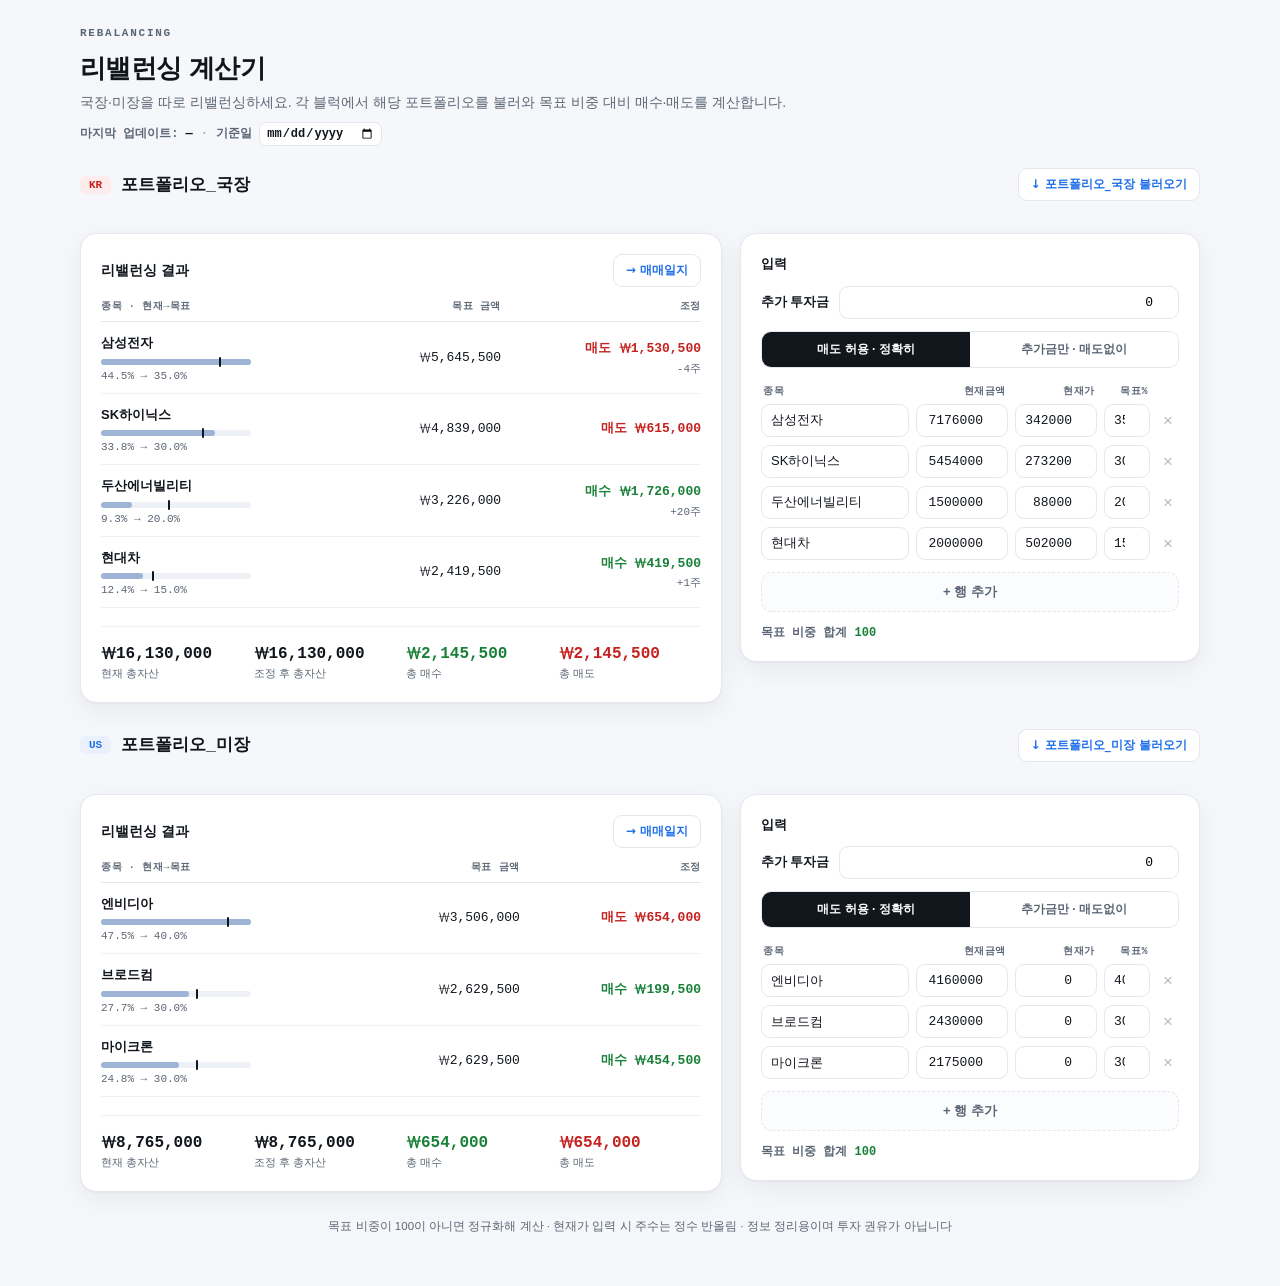
<file: rebalance.html>
<!DOCTYPE html>
<html lang="ko">
<head>
<meta charset="UTF-8">
<meta name="viewport" content="width=device-width, initial-scale=1.0">
<title>리밸런싱 계산기</title>
<style>
  :root{
    --ink:#11161d; --ink-soft:#5b6675; --line:#e3e7ee; --line-soft:#eef1f6;
    --panel:#ffffff; --canvas:#f5f7fa; --accent:#1f6feb; --ok:#188038; --sell:#c5221f; --warn:#c2772a;
    --kr:#c5221f; --us:#1f6feb; --kr-bg:#fdeceb; --us-bg:#eaf1fd;
    --shadow:0 1px 2px rgba(16,22,30,.04),0 8px 28px rgba(16,22,30,.06);
    --mono:ui-monospace,"SF Mono","Cascadia Mono","Segoe UI Mono",Consolas,monospace;
    --sans:ui-sans-serif,-apple-system,"Segoe UI","Apple SD Gothic Neo","Malgun Gothic",Roboto,sans-serif;
  }
  *{box-sizing:border-box} html,body{margin:0}
  body{font-family:var(--sans);color:var(--ink);background:var(--canvas);
    -webkit-font-smoothing:antialiased;line-height:1.5;padding:28px 18px 48px}
  .wrap{max-width:1120px;margin:0 auto}
  header{margin-bottom:22px}
  .eyebrow{font:600 11px/1 var(--mono);letter-spacing:.16em;text-transform:uppercase;color:var(--ink-soft);margin-bottom:10px}
  h1{font-size:26px;font-weight:760;letter-spacing:-.02em;margin:0 0 4px}
  .sub{color:var(--ink-soft);font-size:14px;margin:0}
  .updated{font:600 12px var(--mono);color:var(--ink-soft);margin:9px 0 0}
  .updated b{color:var(--ink)}
  .updated .sep{opacity:.5;margin:0 8px}
  .updated input{font:600 12px var(--mono);color:var(--ink);border:1px solid var(--line);border-radius:7px;padding:3px 6px;background:#fff}

  .blk{margin-bottom:26px}
  .blk-head{display:flex;align-items:center;gap:10px;margin-bottom:12px;flex-wrap:wrap}
  .blk-head .tag{font:700 11px var(--mono);padding:3px 9px;border-radius:6px}
  .blk.kr .tag{background:var(--kr-bg);color:var(--kr)} .blk.us .tag{background:var(--us-bg);color:var(--us)}
  .blk-head h2{font-size:17px;font-weight:740;margin:0}
  .blk-head .spacer{flex:1}
  .loadbtn{border:1px solid #e3e7ee;background:#fff;color:var(--accent);font:600 12px system-ui;padding:7px 12px;border-radius:9px;cursor:pointer}
  .loadbtn:hover{border-color:var(--accent)}
  .loadmsg{font:500 11.5px var(--mono);color:var(--ink-soft);min-height:14px;margin:-4px 0 10px}

  .grid{display:grid;grid-template-columns:minmax(0,1fr) 460px;gap:18px;align-items:start}
  @media(max-width:900px){.grid{grid-template-columns:1fr}}
  .panel{background:var(--panel);border:1px solid var(--line);border-radius:16px;box-shadow:var(--shadow)}
  .res{padding:20px}
  .res h3{font-size:14px;font-weight:680;margin:0 0 12px}
  .rtable{width:100%;border-collapse:collapse}
  .rtable th{font:600 10px var(--mono);letter-spacing:.06em;text-transform:uppercase;color:var(--ink-soft);text-align:right;padding:0 0 8px;border-bottom:1px solid var(--line)}
  .rtable th.l{text-align:left}
  .rtable td{padding:11px 0;border-bottom:1px solid var(--line-soft);font-size:13px;vertical-align:middle}
  .rtable td.r{text-align:right;font-family:var(--mono)}
  .nm{font-weight:640}
  .cmp{margin-top:6px;position:relative;height:6px;border-radius:4px;background:var(--line-soft);width:150px;max-width:60%}
  .cmp-cur{position:absolute;left:0;top:0;bottom:0;border-radius:4px;background:#9db4d6}
  .cmp-tgt{position:absolute;top:-2px;bottom:-2px;width:2px;background:var(--ink);border-radius:2px}
  .wts{font:500 11px var(--mono);color:var(--ink-soft);margin-top:5px}
  .act{font-family:var(--mono);font-weight:700;white-space:nowrap}
  .act.buy{color:var(--ok)} .act.sell{color:var(--sell)} .act.hold{color:var(--ink-soft);font-weight:500}
  .sh{display:block;font:500 11px var(--mono);color:var(--ink-soft);margin-top:2px}
  .chips{display:flex;flex-wrap:wrap;gap:10px;margin-top:18px;padding-top:16px;border-top:1px solid var(--line-soft)}
  .chip{flex:1;min-width:110px}
  .chip .v{font:680 16px var(--mono);white-space:nowrap}
  .chip .v.buy{color:var(--ok)} .chip .v.sell{color:var(--sell)}
  .chip .k{font-size:11px;color:var(--ink-soft);margin-top:1px}

  .ctrl{padding:20px}
  .ctrl h3{font-size:13px;font-weight:700;margin:0 0 12px}
  .cashrow{display:flex;align-items:center;gap:10px;margin-bottom:12px}
  .cashrow label{font-size:12.5px;font-weight:600;white-space:nowrap}
  .cashrow input{flex:1;font-family:var(--mono);text-align:right;font-size:13px;border:1px solid var(--line);border-radius:9px;padding:8px 10px;min-width:0}
  .modes{display:flex;border:1px solid var(--line);border-radius:10px;overflow:hidden;margin-bottom:16px}
  .modes button{flex:1;font:600 12px var(--sans);border:0;background:#fff;color:var(--ink-soft);padding:9px 6px;cursor:pointer}
  .modes button[aria-pressed="true"]{background:var(--ink);color:#fff}
  .head-row,.row{display:grid;grid-template-columns:minmax(0,1fr) 92px 82px 46px 22px;gap:7px;align-items:center}
  .head-row{font:600 10px var(--mono);letter-spacing:.06em;text-transform:uppercase;color:var(--ink-soft);padding:0 2px 6px}
  .head-row .ta{text-align:right}
  .rows{display:flex;flex-direction:column;gap:8px}
  .row input{font-family:var(--sans);font-size:13px;border:1px solid var(--line);background:#fff;border-radius:9px;padding:8px 9px;width:100%;min-width:0;color:var(--ink)}
  .row input.r{font-family:var(--mono);text-align:right}
  .row input:focus{outline:2px solid var(--accent);outline-offset:1px;border-color:transparent}
  .del{border:0;background:none;color:#b3bcc7;font-size:17px;cursor:pointer;border-radius:8px;padding:4px;line-height:1}
  .del:hover{color:#d24545;background:#fbeaea}
  .add{margin-top:12px;width:100%;border:1px dashed var(--line);background:#fbfcfe;color:var(--ink-soft);font:600 13px var(--sans);padding:10px;border-radius:11px;cursor:pointer}
  .add:hover{border-color:var(--accent);color:var(--accent)}
  .tgtsum{margin-top:12px;font:600 12px var(--mono);color:var(--ink-soft)}
  .tgtsum b.off{color:var(--warn)} .tgtsum b.ok{color:var(--ok)}
  footer{max-width:1120px;margin:8px auto 0;color:var(--ink-soft);font-size:11.5px;text-align:center}
  @media(prefers-reduced-motion:reduce){*{transition:none!important}}
  @media(max-width:640px){
    body{padding:16px 10px 44px}
    input,select,textarea{font-size:16px !important}
  }
</style>
</head>
<body>
<div class="wrap">
  <header>
    <div class="eyebrow">Rebalancing</div>
    <h1>리밸런싱 계산기</h1>
    <p class="sub">국장·미장을 따로 리밸런싱하세요. 각 블럭에서 해당 포트폴리오를 불러와 목표 비중 대비 매수·매도를 계산합니다.</p>
    <p class="updated">마지막 업데이트: <b id="updTs">—</b><span class="sep">·</span>기준일 <input type="date" id="baseDate" title="데이터 기준일"></p>
  </header>
  <div class="blk kr" id="blkKr"></div>
  <div class="blk us" id="blkUs"></div>
</div>
<footer>목표 비중이 100이 아니면 정규화해 계산 · 현재가 입력 시 주수는 정수 반올림 · 정보 정리용이며 투자 권유가 아닙니다</footer>

<script>
(function(){
  "use strict";
  const RKEY="toolkit:rebal";
  let saved=null;try{const s=localStorage.getItem(RKEY);if(s)saved=JSON.parse(s);}catch(e){}
  let updatedAt=(saved&&saved.updatedAt)||null, baseDate=(saved&&saved.baseDate)||"", loaded=false;
  const blocks={};
  function fmtDate(ts){const d=new Date(ts);const p=n=>String(n).padStart(2,"0");
    return d.getFullYear()+"-"+p(d.getMonth()+1)+"-"+p(d.getDate())+" "+p(d.getHours())+":"+p(d.getMinutes());}
  function renderMeta(){const el=document.getElementById("updTs");if(el)el.textContent=updatedAt?fmtDate(updatedAt):"—";}
  function persistAll(){if(!loaded){renderMeta();return;}
    updatedAt=Date.now();renderMeta();
    try{localStorage.setItem(RKEY,JSON.stringify({kr:blocks.kr?blocks.kr.state():null,us:blocks.us?blocks.us.state():null,updatedAt,baseDate}));}catch(e){}}
  const fmt=n=>(n<0?"-":"")+"₩"+Math.round(Math.abs(n)).toLocaleString("ko-KR");
  const pct=n=>n.toFixed(1)+"%";
  const esc=s=>String(s).replace(/[&<>"]/g,c=>({"&":"&amp;","<":"&lt;",">":"&gt;",'"':"&quot;"}[c]));
  const chip=(v,k,c)=>`<div class="chip"><div class="v ${c||''}">${v}</div><div class="k">${k}</div></div>`;
  function extractArr(j){if(Array.isArray(j))return j;if(j&&Array.isArray(j.data))return j.data;
    if(j&&j.data&&typeof j.data==="object"){const v=Object.values(j.data);if(Array.isArray(v[0]))return v[0];}return null;}

  function makeBlock(cfg){
    const root=document.getElementById(cfg.rootId);
    let data=cfg.seed.map(x=>({...x})), cash=0, mode="exact";
    if(cfg.saved&&Array.isArray(cfg.saved.data)&&cfg.saved.data.length){
      data=cfg.saved.data.map(x=>({...x}));cash=Number(cfg.saved.cash)||0;mode=cfg.saved.mode==="add"?"add":"exact";}
    blocks[cfg.key]={state:()=>({data,cash,mode})};
    root.innerHTML=
      `<div class="blk-head"><span class="tag">${cfg.tag}</span><h2>${cfg.title}</h2>`+
        `<span class="spacer"></span><button class="loadbtn">↓ ${cfg.title} 불러오기</button></div>`+
      `<div class="loadmsg"></div>`+
      `<div class="grid">`+
        `<section class="panel res"><div style="display:flex;align-items:center;gap:8px;margin-bottom:12px"><h3 style="margin:0">리밸런싱 결과</h3><span style="flex:1"></span><button class="loadbtn tojournal">→ 매매일지</button></div>`+
          `<table class="rtable"><thead><tr><th class="l">종목 · 현재→목표</th><th>목표 금액</th><th>조정</th></tr></thead>`+
          `<tbody class="resBody"></tbody></table><div class="chips"></div></section>`+
        `<section class="panel ctrl"><h3>입력</h3>`+
          `<div class="cashrow"><label>추가 투자금</label><input class="cash" type="number" min="0" step="100000" value="0"></div>`+
          `<div class="modes" role="group"><button class="mExact" aria-pressed="true">매도 허용 · 정확히</button><button class="mAdd" aria-pressed="false">추가금만 · 매도없이</button></div>`+
          `<div class="head-row"><span>종목</span><span class="ta">현재금액</span><span class="ta">현재가</span><span class="ta">목표%</span><span></span></div>`+
          `<div class="rows"></div><button class="add">+ 행 추가</button><div class="tgtsum"></div></section>`+
      `</div>`;

    const $=s=>root.querySelector(s);
    const rowsEl=$(".rows");

    function compute(){
      const rows=data.filter(d=>d.name.trim()!==""&&Number(d.cur)>=0);
      const curTotal=rows.reduce((s,d)=>s+Number(d.cur||0),0);
      const newTotal=curTotal+Number(cash||0);
      const sumT=rows.reduce((s,d)=>s+Number(d.target||0),0)||1;
      let res=rows.map(d=>{const w=Number(d.target||0)/sumT;const desired=w*newTotal;
        return {...d,curW:curTotal?Number(d.cur)/curTotal*100:0,tgtW:w*100,desired,action:0};});
      if(mode==="exact"){res.forEach(r=>r.action=r.desired-Number(r.cur));}
      else{const short=res.map(r=>Math.max(0,r.desired-Number(r.cur)));const S=short.reduce((a,b)=>a+b,0);
        res.forEach((r,i)=>{r.action=S<=cash?short[i]:(S>0?cash*short[i]/S:0);});}
      return {res,curTotal,newTotal,sumT:rows.reduce((s,d)=>s+Number(d.target||0),0)};
    }
    function render(){
      const {res,curTotal,newTotal,sumT}=compute();
      const body=$(".resBody");body.innerHTML="";
      const scale=Math.max(1,...res.map(r=>Math.max(r.curW,r.tgtW)));
      res.forEach(r=>{const buy=r.action>1,sell=r.action<-1;const cls=buy?"buy":sell?"sell":"hold";
        const label=buy?"매수 "+fmt(r.action):sell?"매도 "+fmt(-r.action):"유지";
        let shTxt="";if(r.price>0&&(buy||sell)){const n=Math.round(r.action/r.price);if(n!==0)shTxt=`<span class="sh">${n>0?"+":""}${n}주</span>`;}
        const tr=document.createElement("tr");
        tr.innerHTML=`<td><div class="nm">${esc(r.name)}</div>`+
          `<div class="cmp"><div class="cmp-cur" style="width:${Math.min(100,r.curW/scale*100)}%"></div>`+
          `<div class="cmp-tgt" style="left:${Math.min(100,r.tgtW/scale*100)}%"></div></div>`+
          `<div class="wts">${pct(r.curW)} → ${pct(r.tgtW)}</div></td>`+
          `<td class="r">${fmt(r.desired)}</td>`+
          `<td class="r"><span class="act ${cls}">${label}</span>${shTxt}</td>`;
        body.appendChild(tr);});
      const totBuy=res.filter(r=>r.action>0).reduce((s,r)=>s+r.action,0);
      const totSell=res.filter(r=>r.action<0).reduce((s,r)=>s-r.action,0);
      const leftover=Math.max(0,Number(cash||0)-(totBuy-totSell));
      $(".chips").innerHTML=chip(fmt(curTotal),"현재 총자산")+chip(fmt(newTotal),"조정 후 총자산")+
        chip(fmt(totBuy),"총 매수","buy")+chip(fmt(totSell),"총 매도","sell")+(mode==="add"?chip(fmt(leftover),"잔여 현금"):"");
      const off=sumT!==100&&sumT!==0;
      $(".tgtsum").innerHTML=`목표 비중 합계 <b class="${sumT===100?'ok':'off'}">${(+sumT.toFixed(1))}</b>`+(off?` · 100이 아니어서 정규화해 계산`:``);
    }
    function buildRows(){rowsEl.innerHTML="";
      data.forEach((d,i)=>{const row=document.createElement("div");row.className="row";
        row.innerHTML=`<input data-i="${i}" data-k="name" value="${esc(d.name)}" placeholder="종목명">`+
          `<input class="r" data-i="${i}" data-k="cur" type="number" min="0" step="10000" value="${d.cur}">`+
          `<input class="r" data-i="${i}" data-k="price" type="number" min="0" step="1000" value="${d.price||0}" placeholder="선택">`+
          `<input class="r" data-i="${i}" data-k="target" type="number" min="0" step="1" value="${d.target}">`+
          `<button class="del" data-del="${i}" aria-label="삭제">×</button>`;
        rowsEl.appendChild(row);});}
    rowsEl.addEventListener("input",e=>{const t=e.target;if(t.dataset.i==null)return;
      const i=+t.dataset.i,k=t.dataset.k;data[i][k]=(k==="name")?t.value:(t.value===""?0:Math.max(0,+t.value));render();persistAll();});
    rowsEl.addEventListener("click",e=>{const b=e.target.closest("[data-del]");if(!b)return;data.splice(+b.dataset.del,1);buildRows();render();persistAll();});
    $(".add").addEventListener("click",()=>{data.push({name:"",cur:0,price:0,target:0});buildRows();render();persistAll();
      const ins=rowsEl.querySelectorAll('input[data-k="name"]');if(ins.length)ins[ins.length-1].focus();});
    $(".cash").addEventListener("input",e=>{cash=e.target.value===""?0:Math.max(0,+e.target.value);render();persistAll();});
    function setMode(m){mode=m;$(".mExact").setAttribute("aria-pressed",m==="exact");$(".mAdd").setAttribute("aria-pressed",m==="add");render();persistAll();}
    $(".mExact").addEventListener("click",()=>setMode("exact"));
    $(".mAdd").addEventListener("click",()=>setMode("add"));

    function setMsg(m){$(".loadmsg").textContent=m;}
    function applyPie(arr){
      const rows=arr.filter(x=>x&&(x.name||"").trim()!=="").map(x=>({name:x.name,cur:Math.round(Number(x.eval)||Number(x.amount)||0),price:0,target:+( (Number(x.ratio)||0).toFixed(1) )}));
      if(!rows.length){setMsg("불러올 종목이 없어요.");return;}
      data=rows;buildRows();render();persistAll();
      setMsg(`${cfg.title}에서 ${rows.length}개 불러옴 · 현재금액=평가금액, 목표%=현재 비중(수정 가능)`);
    }
    function pickFile(){const i=document.createElement("input");i.type="file";i.accept=".json,application/json";
      i.onchange=()=>{const f=i.files[0];if(!f)return;const r=new FileReader();
        r.onload=()=>{try{const a=extractArr(JSON.parse(r.result));if(a&&a.length)applyPie(a);else setMsg("데이터를 못 찾았어요.");}catch(e){setMsg("JSON을 읽지 못했어요.");}};
        r.readAsText(f);};i.click();}
    $(".loadbtn").addEventListener("click",()=>{
      let arr=null;try{const s=localStorage.getItem(cfg.pieKey);if(s)arr=extractArr(JSON.parse(s));}catch(e){}
      if(arr&&arr.length){applyPie(arr);}
      else{setMsg(`저장된 ${cfg.title} 데이터가 없어요 — 해당 파이의 '내보내기' 파일을 선택하세요.`);pickFile();}
    });

    $(".tojournal").addEventListener("click",()=>{
      const {res}=compute();
      const drafts=res.filter(r=>Math.abs(r.action)>1).map(r=>({
        type:r.action>0?"buy":"sell", market:cfg.key, name:r.name,
        price:Number(r.price)||0,
        qty:(Number(r.price)>0)?Math.abs(Math.round(r.action/r.price)):0,
        amt:Math.round(Math.abs(r.action))}));
      if(!drafts.length){setMsg("보낼 조정 내역이 없어요 (전부 유지).");return;}
      let prev=[];try{const s=localStorage.getItem("toolkit:journal-drafts");if(s){const a=JSON.parse(s);if(Array.isArray(a))prev=a;}}catch(e){}
      try{localStorage.setItem("toolkit:journal-drafts",JSON.stringify(prev.concat(drafts)));
        setMsg(drafts.length+"건을 매매일지로 보냈어요 — 매매일지 상단 배너에서 '가져오기'를 누르세요");
      }catch(e){setMsg("저장소가 막혀 있어 보낼 수 없어요.");}
    });
    $(".cash").value=cash; if(mode==="add")setMode("add");
    buildRows();render();
  }

  makeBlock({rootId:"blkKr",key:"kr",saved:saved&&saved.kr,title:"포트폴리오_국장",tag:"KR",pieKey:"toolkit:pie1",seed:[
    {name:"삼성전자",cur:7176000,price:342000,target:35},
    {name:"SK하이닉스",cur:5454000,price:2732000,target:30},
    {name:"두산에너빌리티",cur:1500000,price:88000,target:20},
    {name:"현대차",cur:2000000,price:502000,target:15},
  ]});
  makeBlock({rootId:"blkUs",key:"us",saved:saved&&saved.us,title:"포트폴리오_미장",tag:"US",pieKey:"toolkit:pie-us",seed:[
    {name:"엔비디아",cur:4160000,price:0,target:40},
    {name:"브로드컴",cur:2430000,price:0,target:30},
    {name:"마이크론",cur:2175000,price:0,target:30},
  ]});
  loaded=true;renderMeta();
  const bdEl=document.getElementById("baseDate");
  if(bdEl){bdEl.value=baseDate||"";bdEl.addEventListener("change",()=>{baseDate=bdEl.value;persistAll();});}
})();
</script>
</body>
</html>
</file>
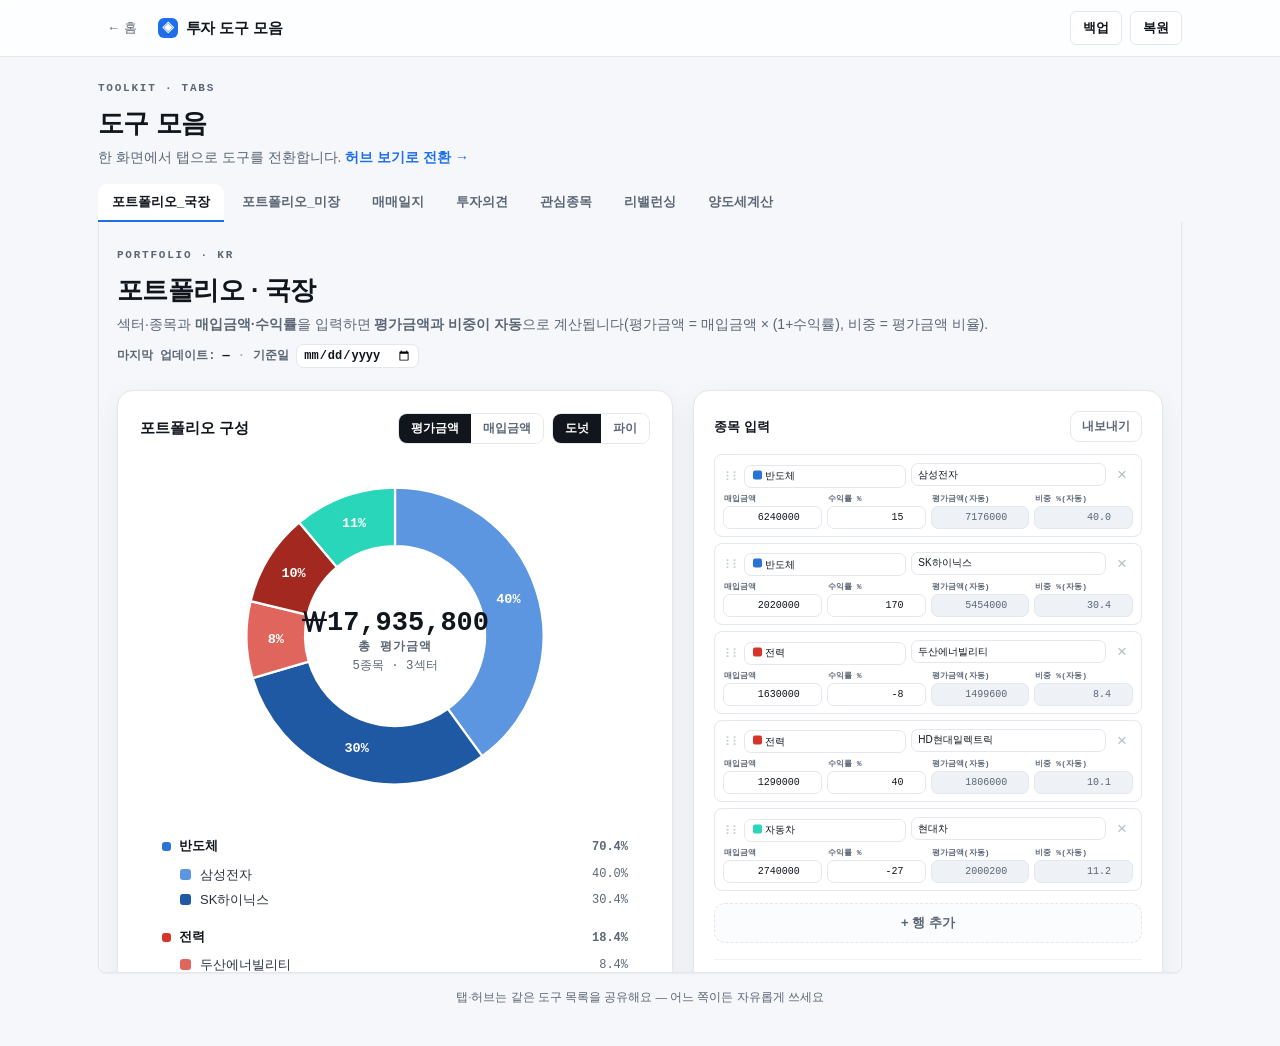
<file: tabs.html>
<!DOCTYPE html>
<html lang="ko">
<head>
<meta charset="UTF-8">
<meta name="viewport" content="width=device-width, initial-scale=1.0">
<title>도구 모음 · 탭</title>
<link rel="stylesheet" href="shared.css">
<link rel="manifest" href="manifest.json">
<meta name="theme-color" content="#1f6feb">
<link rel="apple-touch-icon" href="icon-180.png">
<meta name="apple-mobile-web-app-capable" content="yes">
<meta name="apple-mobile-web-app-title" content="투자도구">
<script>if("serviceWorker" in navigator){addEventListener("load",()=>navigator.serviceWorker.register("./sw.js").catch(()=>{}));}</script>
</head>
<body>
  <div id="appbar"></div>
  <div class="wrap">
    <div class="pagehead" style="padding-bottom:8px">
      <div class="eyebrow">Toolkit · Tabs</div>
      <h1 class="title">도구 모음</h1>
      <p class="sub">한 화면에서 탭으로 도구를 전환합니다.
        <a href="index.html" style="color:var(--accent);text-decoration:none;font-weight:600">허브 보기로 전환 →</a></p>
    </div>
    <div class="tabbar" id="tabbar" role="tablist"></div>
    <div class="frame-wrap"><iframe id="frame" title="도구" src="about:blank"></iframe></div>
  </div>
  <div class="foot">탭·허브는 같은 도구 목록을 공유해요 — 어느 쪽이든 자유롭게 쓰세요</div>

  <script src="shared.js"></script>
  <script>
    mountAppbar("tabs");
    const bar = document.getElementById("tabbar");
    const frame = document.getElementById("frame");
    const tools = APP.TOOLS;

    function select(i){
      [...bar.children].forEach((b,j)=>b.setAttribute("aria-selected", j===i));
      frame.src = tools[i].file;
      Store.save("_lastTab", tools[i].id);
    }
    tools.forEach((t,i)=>{
      const b=document.createElement("button");
      b.className="tab"; b.textContent=t.name; b.setAttribute("role","tab");
      b.onclick=()=>select(i);
      bar.appendChild(b);
    });
    if(tools.length){
      const last = Store.load("_lastTab");
      const idx = Math.max(0, tools.findIndex(t=>t.id===last));
      select(idx);
    }
  </script>
</body>
</html>
</file>
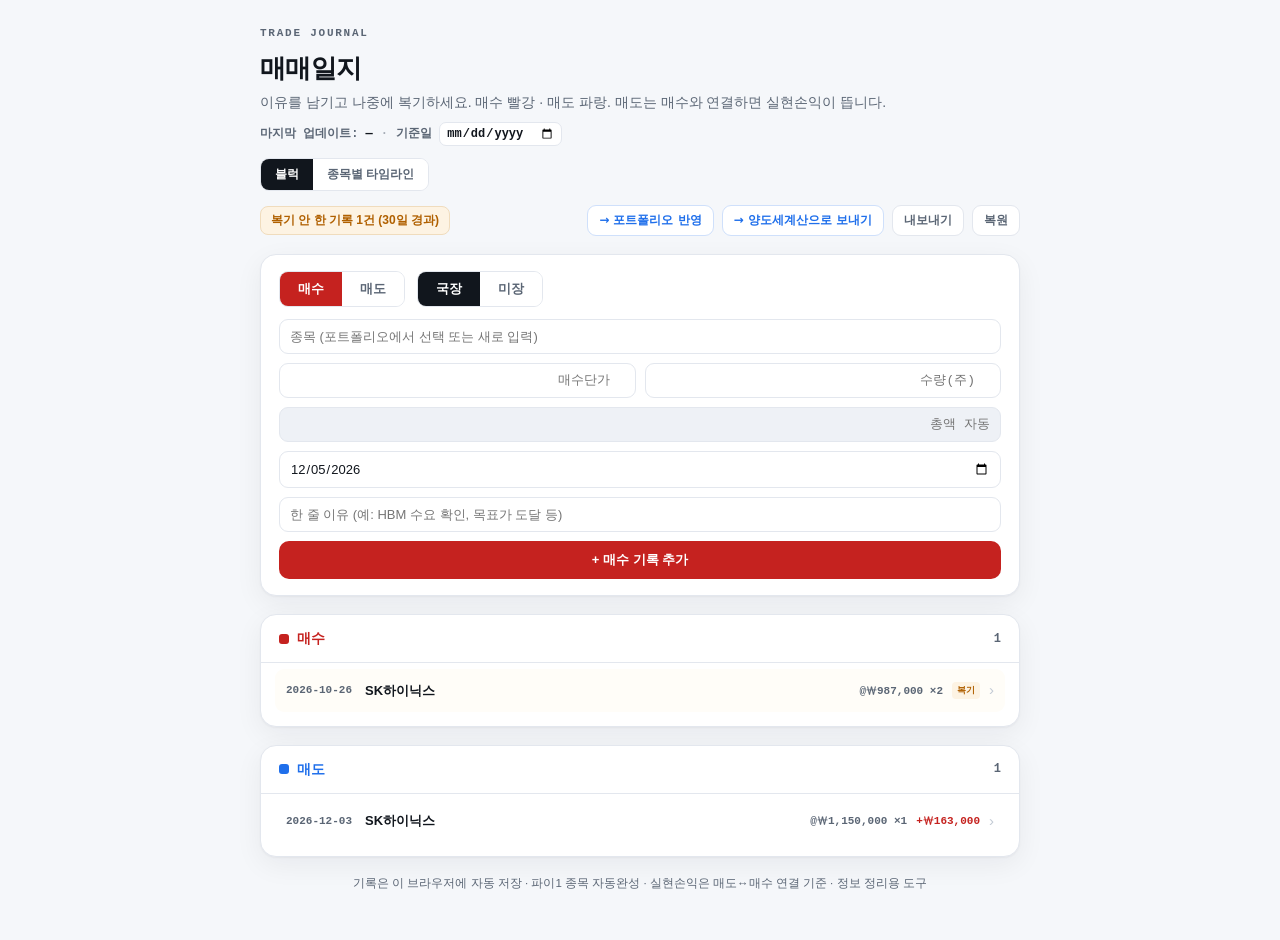
<file: trade_journal.html>
<!DOCTYPE html>
<html lang="ko">
<head>
<meta charset="UTF-8">
<meta name="viewport" content="width=device-width, initial-scale=1.0">
<title>매매일지</title>
<style>
  :root{
    --ink:#11161d; --ink-soft:#5b6675; --line:#e3e7ee; --line-soft:#eef1f6;
    --panel:#ffffff; --canvas:#f5f7fa; --accent:#1f6feb; --ok:#1a7f5a; --amber:#b06000; --amber-bg:#fdf3e3;
    --buy:#c5221f; --sell:#1f6feb; --buy-bg:#fdeceb; --sell-bg:#eaf1fd;
    --profit:#c5221f; --loss:#1f6feb;
    --shadow:0 1px 2px rgba(16,22,30,.04),0 8px 28px rgba(16,22,30,.06);
    --mono:ui-monospace,"SF Mono","Cascadia Mono","Segoe UI Mono",Consolas,monospace;
    --sans:ui-sans-serif,-apple-system,"Segoe UI","Apple SD Gothic Neo","Malgun Gothic",Roboto,sans-serif;
  }
  *{box-sizing:border-box} html,body{margin:0}
  body{font-family:var(--sans);color:var(--ink);background:var(--canvas);
    -webkit-font-smoothing:antialiased;line-height:1.5;padding:28px 18px 48px}
  .wrap{max-width:760px;margin:0 auto}
  header{margin-bottom:14px;display:flex;align-items:flex-end;justify-content:space-between;gap:12px;flex-wrap:wrap}
  .eyebrow{font:600 11px/1 var(--mono);letter-spacing:.16em;text-transform:uppercase;color:var(--ink-soft);margin-bottom:10px}
  h1{font-size:26px;font-weight:760;letter-spacing:-.02em;margin:0 0 4px}
  .sub{color:var(--ink-soft);font-size:14px;margin:0}
  .updated{font:600 12px var(--mono);color:var(--ink-soft);margin:9px 0 0}
  .updated b{color:var(--ink)}
  .updated .sep{opacity:.5;margin:0 8px}
  .updated input{font:600 12px var(--mono);color:var(--ink);border:1px solid var(--line);border-radius:7px;padding:3px 6px;background:#fff}
  .toggle{display:inline-flex;border:1px solid var(--line);border-radius:9px;overflow:hidden;background:#fff}
  .toggle button{font:600 12px var(--sans);border:0;background:#fff;color:var(--ink-soft);padding:7px 14px;cursor:pointer}
  .toggle button[aria-pressed="true"]{background:var(--ink);color:#fff}
  .bar{display:flex;align-items:center;gap:8px;margin-bottom:18px;flex-wrap:wrap}
  .bar .spacer{flex:1}
  .bar button{border:1px solid var(--line);background:#fff;color:var(--ink-soft);font:600 12px system-ui;padding:6px 11px;border-radius:9px;cursor:pointer}
  .bar button:hover{border-color:var(--accent);color:var(--accent)}
  .bar #sendPnl,.bar #applyPf{color:var(--accent);border-color:#cfe0fb}
  .seg .b-mk[aria-pressed="true"]{background:var(--ink);color:#fff}
  .draftbar{display:flex;align-items:center;gap:8px;background:#eef7f0;border:1px solid #cfe6d8;color:#14532d;font-size:13px;border-radius:11px;padding:9px 12px;margin-bottom:14px}
  .draftbar button{border:1px solid #b7d9c4;background:#fff;font:600 12px system-ui;padding:5px 11px;border-radius:8px;cursor:pointer;color:#14532d}
  .ok-b{font:700 10px var(--mono);padding:2px 7px;border-radius:5px;background:#eef7f0;color:#188038}
  .e-head .mkt{font:600 10.5px var(--sans);border:1px solid var(--line);border-radius:7px;padding:3px 4px;color:var(--ink-soft)}
  .namewarn{display:none;grid-column:1/-1;font:600 11.5px var(--sans);color:#b06000;background:#fdf3e3;border:1px solid #f0dcbd;border-radius:8px;padding:6px 9px}
  .flag{font:600 12px var(--sans);color:var(--amber);background:var(--amber-bg);border:1px solid #f0dcbd;padding:5px 10px;border-radius:8px;display:none}
  .flag.on{display:inline-block}
  .panel{background:var(--panel);border:1px solid var(--line);border-radius:16px;box-shadow:var(--shadow)}

  .add{padding:16px 18px;margin-bottom:18px}
  .seg{display:inline-flex;border:1px solid var(--line);border-radius:9px;overflow:hidden;margin-bottom:12px}
  .seg button{font:700 13px var(--sans);border:0;background:#fff;color:var(--ink-soft);padding:8px 18px;cursor:pointer}
  .seg .b-buy[aria-pressed="true"]{background:var(--buy);color:#fff}
  .seg .b-sell[aria-pressed="true"]{background:var(--sell);color:#fff}
  .frm{display:grid;grid-template-columns:1fr 1fr;gap:9px}
  .frm #fName,.frm #fDate,.frm .reason,.frm .addbtn,.frm #fTotal{grid-column:1/-1}
  .frm input{font-family:var(--sans);font-size:13px;border:1px solid var(--line);background:#fff;border-radius:9px;padding:9px 10px;width:100%;color:var(--ink)}
  .frm input.r{font-family:var(--mono);text-align:right}
  .frm input.ro{background:var(--line-soft);color:var(--ink-soft)}
  .frm input:focus{outline:2px solid var(--accent);outline-offset:1px;border-color:transparent}
  .addbtn{border:0;border-radius:10px;padding:10px;font:700 13px var(--sans);color:#fff;background:var(--buy);cursor:pointer}
  .addbtn.sell{background:var(--sell)}

  .block{margin-bottom:18px}
  .block-head{display:flex;align-items:center;gap:8px;padding:13px 18px;border-bottom:1px solid var(--line);font-weight:720;font-size:14px}
  .block.buy .block-head{color:var(--buy)} .block.sell .block-head{color:var(--sell)}
  .block-head .dot{width:10px;height:10px;border-radius:3px}
  .block.buy .dot{background:var(--buy)} .block.sell .dot{background:var(--sell)}
  .block-head .cnt{margin-left:auto;font:600 12px var(--mono);color:var(--ink-soft)}
  .entries{padding:6px 14px 14px}
  .empty{color:var(--ink-soft);font-size:13px;padding:14px 4px;text-align:center}
  .entry{border:1px solid var(--line);border-left:3px solid;border-radius:10px;padding:11px 13px;margin-top:10px;background:#fff}
  .entry.buy{border-left-color:var(--buy)} .entry.sell{border-left-color:var(--sell)}
  .entry.need{background:#fffdf8}
  .e-head{display:flex;align-items:center;gap:8px;margin-bottom:7px;flex-wrap:wrap}
  .e-date{font:600 12px var(--mono);color:var(--ink-soft)}
  .e-name{font-weight:720;font-size:14px}
  .e-badge{font:700 10px var(--mono);padding:2px 7px;border-radius:5px}
  .entry.buy .e-badge{background:var(--buy-bg);color:var(--buy)}
  .entry.sell .e-badge{background:var(--sell-bg);color:var(--sell)}
  .need-badge{font:700 10px var(--mono);padding:2px 7px;border-radius:5px;background:var(--amber-bg);color:var(--amber)}
  .del{margin-left:auto;border:0;background:none;color:#b3bcc7;font-size:17px;cursor:pointer;border-radius:8px;line-height:1;padding:3px 5px}
  .del:hover{color:#d24545;background:#fbeaea}
  .e-meta{font:600 12px var(--mono);color:var(--ink-soft);margin-bottom:8px}
  .e-meta .sep{opacity:.45;margin:0 6px}
  .link-row{display:flex;align-items:center;gap:8px;margin-bottom:8px;flex-wrap:wrap}
  .link-row select{font-family:var(--sans);font-size:12px;border:1px solid var(--line);border-radius:8px;padding:6px 8px;color:var(--ink);max-width:100%}
  .link-row .rz{font:700 12px var(--mono)} .rz.pf{color:var(--profit)} .rz.ls{color:var(--loss)} .rz.na{color:var(--ink-soft);font-weight:500}
  .e-reason{font-family:var(--sans);font-size:13px;border:1px solid var(--line);border-radius:8px;padding:8px 9px;width:100%;color:var(--ink)}
  .e-review-l{display:block;font:600 9.5px var(--mono);letter-spacing:.03em;color:var(--ink-soft);margin:9px 0 3px 2px}
  .e-review{font-family:var(--sans);font-size:13px;border:1px dashed var(--line);border-radius:8px;padding:8px 9px;width:100%;color:var(--ink);resize:vertical;min-height:40px;background:#fcfcfd}
  .e-reason:focus,.e-review:focus{outline:2px solid var(--accent);outline-offset:1px;border-color:transparent;border-style:solid}

  /* timeline */
  .tl{margin-bottom:14px;padding:16px 18px}
  .tl-head{display:flex;align-items:baseline;gap:10px;flex-wrap:wrap;margin-bottom:12px}
  .tl-name{font-weight:740;font-size:15px}
  .tl-stat{font:600 12px var(--mono);color:var(--ink-soft)}
  .tl-stat b{color:var(--ink)} .tl-stat .pf{color:var(--profit)} .tl-stat .ls{color:var(--loss)}
  .tl-ev{position:relative;padding:0 0 12px 22px;border-left:2px solid var(--line-soft);margin-left:5px}
  .tl-ev:last-child{border-left-color:transparent}
  .tl-dot{position:absolute;left:-6px;top:3px;width:10px;height:10px;border-radius:3px}
  .tl-dot.buy{background:var(--buy)} .tl-dot.sell{background:var(--sell)}
  .tl-line1{font-size:13px}
  .tl-line1 .d{font:600 12px var(--mono);color:var(--ink-soft);margin-right:6px}
  .tl-line1 .t{font-weight:700} .tl-line1 .t.buy{color:var(--buy)} .tl-line1 .t.sell{color:var(--sell)}
  .tl-line1 .num{font-family:var(--mono);color:#27313d}
  .tl-line1 .rz{font-family:var(--mono);font-weight:700} .tl-line1 .rz.pf{color:var(--profit)} .tl-line1 .rz.ls{color:var(--loss)}
  .tl-rs{font-size:12px;color:var(--ink-soft);margin-top:2px}
  footer{max-width:760px;margin:6px auto 0;color:var(--ink-soft);font-size:11.5px;text-align:center}
  @media(prefers-reduced-motion:reduce){*{transition:none!important}}
  @media(max-width:640px){
    body{padding:16px 10px 44px}
    input,select,textarea{font-size:16px !important}
  }
  /* 목록형 행 */
  .jli{display:flex;align-items:center;gap:9px;padding:9px 10px;border-radius:9px;cursor:pointer;border:1px solid transparent}
  .jli:hover{background:var(--line-soft);border-color:var(--line)}
  .jli.need{background:#fffdf8}
  .jli .d{font:600 11px var(--mono);color:var(--ink-soft);width:70px;flex:none}
  .jli .n{font-weight:680;font-size:13px;flex:1;min-width:0;overflow:hidden;text-overflow:ellipsis;white-space:nowrap}
  .jli .mt{font:600 11px var(--mono);color:var(--ink-soft);flex:none;white-space:nowrap}
  .jli .rz2{font:700 11px var(--mono);flex:none} .jli .rz2.pf{color:var(--profit)} .jli .rz2.ls{color:var(--loss)}
  .jli .nb{font:700 9px var(--mono);padding:2px 5px;border-radius:4px;background:var(--amber-bg);color:var(--amber);flex:none}
  .jli .ap{font:700 9px var(--mono);padding:2px 5px;border-radius:4px;background:#eef7f0;color:#188038;flex:none}
  .jli .arw{color:#c2cad4;font-size:15px;flex:none}
  /* 팝업 */
  .jov{position:fixed;inset:0;background:rgba(16,22,30,.44);display:none;align-items:flex-start;justify-content:center;padding:24px 14px;z-index:50;overflow:auto}
  .jov.on{display:flex}
  .jmodal{background:#fff;border-radius:12px;box-shadow:0 20px 60px rgba(16,22,30,.28);width:100%;max-width:520px;margin:auto;overflow:hidden}
  .jm-head{display:flex;align-items:center;gap:8px;padding:13px 15px;border-bottom:1px solid var(--line);font-weight:720}
  .jm-head .bd{font:700 10px var(--mono);padding:2px 7px;border-radius:5px}
  .jm-x{margin-left:auto;border:0;background:none;color:#9aa4b0;font-size:22px;line-height:1;cursor:pointer;padding:2px 6px;border-radius:8px}
  .jm-x:hover{background:var(--line-soft);color:#d24545}
  .jm-body{padding:14px 15px;max-height:calc(100vh - 200px);overflow:auto}
</style>
</head>
<body>
<div class="wrap">
  <header>
    <div>
      <div class="eyebrow">Trade Journal</div>
      <h1>매매일지</h1>
      <p class="sub">이유를 남기고 나중에 복기하세요. 매수 빨강 · 매도 파랑. 매도는 매수와 연결하면 실현손익이 뜹니다.</p>
      <p class="updated">마지막 업데이트: <b id="updTs">—</b><span class="sep">·</span>기준일 <input type="date" id="baseDate" title="데이터 기준일"></p>
    </div>
    <div class="toggle" role="group" aria-label="보기">
      <button id="vBlock" aria-pressed="true">블럭</button>
      <button id="vTime" aria-pressed="false">종목별 타임라인</button>
    </div>
  </header>

  <div class="bar">
    <span class="flag" id="reviewFlag"></span>
    <span class="spacer"></span>
    <button id="applyPf">→ 포트폴리오 반영</button>
    <button id="sendPnl">→ 양도세계산으로 보내기</button>
    <button id="expBtn">내보내기</button>
    <button id="impBtn">복원</button>
  </div>
  <div class="draftbar" id="draftBar" style="display:none"></div>

  <section class="panel add">
    <div class="seg" role="group" aria-label="구분">
      <button class="b-buy" id="tBuy" aria-pressed="true">매수</button>
      <button class="b-sell" id="tSell" aria-pressed="false">매도</button>
    </div>
    <div class="seg" role="group" aria-label="시장" style="margin-left:8px">
      <button class="b-mk" id="mKr" aria-pressed="true">국장</button>
      <button class="b-mk" id="mUs" aria-pressed="false">미장</button>
    </div>
    <div class="frm">
      <input id="fName" list="stocklist" placeholder="종목 (포트폴리오에서 선택 또는 새로 입력)">
      <datalist id="stocklist"></datalist>
      <div class="namewarn" id="nameWarn">⚠ 포트폴리오에 없는 종목명이에요 — 이름이 다르면 연동·반영이 안 붙어요</div>
      <input id="fPrice" class="r" type="number" min="0" step="1" placeholder="매수단가">
      <input id="fQty" class="r" type="number" min="0" step="1" placeholder="수량(주)">
      <input id="fTotal" class="r ro" type="text" readonly placeholder="총액 자동">
      <input id="fDate" type="date">
      <input id="fReason" class="reason" placeholder="한 줄 이유 (예: HBM 수요 확인, 목표가 도달 등)">
      <button class="addbtn" id="addBtn">+ 매수 기록 추가</button>
    </div>
  </section>

  <div id="content"></div>
  <div class="jov" id="jov"><div class="jmodal" role="dialog" aria-modal="true">
    <div class="jm-head" id="jmHead"></div><div class="jm-body" id="jmBody"></div>
  </div></div>
</div>
<footer>기록은 이 브라우저에 자동 저장 · 파이1 종목 자동완성 · 실현손익은 매도↔매수 연결 기준 · 정보 정리용 도구</footer>

<script>
(function(){
  "use strict";
  const KEY="toolkit:journal", REVIEW_DAYS=30;
  let data=[], updatedAt=null, baseDate="", metaLoaded=false;
  try{const s=localStorage.getItem(KEY);if(s){const o=JSON.parse(s);
    if(Array.isArray(o))data=o; else if(o&&Array.isArray(o.data)){data=o.data;
      if(o.updatedAt)updatedAt=o.updatedAt; if(o.baseDate)baseDate=o.baseDate;}}}catch(e){}
  data.forEach(d=>{ if(d.qty==null && d.amount && d.price) d.qty=Math.round(d.amount/d.price); if(d.qty==null)d.qty=0; if(d.price==null)d.price=0; if(!d.market)d.market="kr"; });
  if(!data.length){
    data=[
      {id:uid(),type:"buy",name:"SK하이닉스",date:daysAgo(40),price:987000,qty:2,market:"kr",reason:"HBM 공급부족 지속, 분할 1차",review:"",linkId:null},
      {id:uid(),type:"sell",name:"SK하이닉스",date:daysAgo(2),price:1150000,qty:1,market:"kr",reason:"단기 급등, 일부 차익실현",review:"",linkId:null},
    ];
    const b=data[0]; data[1].linkId=b.id;
  }
  function persist(){ if(metaLoaded) updatedAt=Date.now(); renderMeta();
    try{localStorage.setItem(KEY,JSON.stringify({data,updatedAt,baseDate}));}catch(e){}}
  function fmtDate(ts){const d=new Date(ts);const p=n=>String(n).padStart(2,"0");
    return d.getFullYear()+"-"+p(d.getMonth()+1)+"-"+p(d.getDate())+" "+p(d.getHours())+":"+p(d.getMinutes());}
  function renderMeta(){const el=document.getElementById("updTs");if(el)el.textContent=updatedAt?fmtDate(updatedAt):"—";}
  function uid(){return Date.now().toString(36)+Math.random().toString(36).slice(2,6);}
  function todayISO(){const d=new Date();return iso(d);}
  function iso(d){return d.getFullYear()+"-"+String(d.getMonth()+1).padStart(2,"0")+"-"+String(d.getDate()).padStart(2,"0");}
  function daysAgo(n){const d=new Date();d.setDate(d.getDate()-n);return iso(d);}
  function daysSince(ds){const t=Date.parse(ds);return isNaN(t)?0:(Date.now()-t)/86400000;}
  const esc=s=>String(s).replace(/[&<>"]/g,c=>({"&":"&amp;","<":"&lt;",">":"&gt;",'"':"&quot;"}[c]));
  const won=n=>"₩"+Math.round(Number(n)||0).toLocaleString("ko-KR");
  const amt=d=>(Number(d.price)||0)*(Number(d.qty)||0);
  const findBuy=id=>data.find(d=>d.id===id&&d.type==="buy");
  function realized(sell){const b=findBuy(sell.linkId);if(!b||!b.price||!sell.price)return null;
    const q=Number(sell.qty)||0;return {pl:(sell.price-b.price)*q, pct:(sell.price/b.price-1)*100, buy:b};}
  const needsReview=d=>(!d.review||!d.review.trim())&&daysSince(d.date)>=REVIEW_DAYS;

  let addType="buy", addMarket="kr", view="block";
  const fName=id("fName"),fDate=id("fDate"),fReason=id("fReason"),addBtn=id("addBtn"),
        fPrice=id("fPrice"),fQty=id("fQty"),fTotal=id("fTotal");
  function id(x){return document.getElementById(x);}
  fDate.value=todayISO();
  function updTotal(){const t=(+fPrice.value||0)*(+fQty.value||0);fTotal.value=t?won(t):"";}
  fPrice.addEventListener("input",updTotal);fQty.addEventListener("input",updTotal);

  function setType(t){addType=t;
    id("tBuy").setAttribute("aria-pressed",t==="buy");id("tSell").setAttribute("aria-pressed",t==="sell");
    addBtn.textContent=t==="buy"?"+ 매수 기록 추가":"+ 매도 기록 추가";addBtn.classList.toggle("sell",t==="sell");
    fPrice.placeholder=t==="buy"?"매수단가":"매도단가";}
  id("tBuy").addEventListener("click",()=>setType("buy"));
  id("tSell").addEventListener("click",()=>setType("sell"));
  function setMarket(m){addMarket=m;id("mKr").setAttribute("aria-pressed",m==="kr");id("mUs").setAttribute("aria-pressed",m==="us");}
  id("mKr").addEventListener("click",()=>setMarket("kr"));
  id("mUs").addEventListener("click",()=>setMarket("us"));
  fName.addEventListener("input",()=>{const v=fName.value.trim();const ns=pieNames();
    id("nameWarn").style.display=(v&&ns.length&&ns.indexOf(v)===-1)?"block":"none";});
  function setView(v){view=v;id("vBlock").setAttribute("aria-pressed",v==="block");
    id("vTime").setAttribute("aria-pressed",v==="timeline");render();}
  id("vBlock").addEventListener("click",()=>setView("block"));
  id("vTime").addEventListener("click",()=>setView("timeline"));

  function pieNames(){try{const s=localStorage.getItem("toolkit:pie1");if(!s)return [];
    const o=JSON.parse(s);const arr=Array.isArray(o)?o:(o&&o.data)||[];
    return arr.map(x=>x&&x.name).filter(Boolean);}catch(e){return [];}}
  function buildDatalist(){const names=[...new Set([...pieNames(),...data.map(d=>d.name)])].filter(Boolean);
    id("stocklist").innerHTML=names.map(n=>`<option value="${esc(n)}">`).join("");}

  function add(){
    const name=fName.value.trim(), reason=fReason.value.trim(), date=fDate.value||todayISO();
    if(!name){fName.focus();return;}
    const price=Math.max(0,+fPrice.value||0), qty=Math.max(0,+fQty.value||0);
    const e={id:uid(),type:addType,market:addMarket,name,date,price,qty,reason,review:"",linkId:null};
    if(addType==="sell"){ // auto-link to most recent buy of same name
      const buys=data.filter(d=>d.type==="buy"&&d.name===name).sort((a,b)=>a.date<b.date?1:-1);
      if(buys.length)e.linkId=buys[0].id;}
    data.push(e);persist();fReason.value="";fName.value="";fPrice.value="";fQty.value="";updTotal();id("nameWarn").style.display="none";render();fName.focus();}
  addBtn.addEventListener("click",add);
  fReason.addEventListener("keydown",e=>{if(e.key==="Enter")add();});

  // ---- cards (block view) ----
  function linkSelect(d){
    const buys=data.filter(x=>x.type==="buy"&&x.name===d.name);
    const opts=[`<option value="">연결 안 함</option>`].concat(buys.map(b=>
      `<option value="${b.id}"${b.id===d.linkId?" selected":""}>${esc(b.date)} @${won(b.price)} (${b.qty}주)</option>`));
    const r=realized(d);
    const rz=r?`<span class="rz ${r.pl>=0?'pf':'ls'}">실현 ${r.pl>=0?'+':''}${won(r.pl)} (${r.pct>=0?'+':''}${r.pct.toFixed(1)}%)</span>`
             :`<span class="rz na">연결 시 실현손익 표시</span>`;
    return `<div class="link-row"><select data-id="${d.id}" data-k="link">${opts.join("")}</select>${rz}</div>`;}
  function metaLine(d){const q=Number(d.qty)||0,p=Number(d.price)||0;
    if(!p&&!q)return "";
    return `<div class="e-meta">${p?"단가 "+won(p):""}${p&&q?'<span class="sep">·</span>':""}${q?q+"주":""}`+
      `${(p&&q)?'<span class="sep">·</span>총 '+won(p*q):""}</div>`;}
  function rowHtml(d){const need=needsReview(d);const r=d.type==="sell"?realized(d):null;
    const q=Number(d.qty)||0,p=Number(d.price)||0;
    const mt=p?("@"+won(p)+(q?" ×"+q:"")) : (q?q+"주":"");
    const rz=r?`<span class="rz2 ${r.pl>=0?'pf':'ls'}">${r.pl>=0?'+':''}${won(r.pl)}</span>`:"";
    return `<div class="jli${need?' need':''}" data-open="${d.id}">`+
      `<span class="d">${esc(d.date)}</span><span class="n">${esc(d.name)}</span>`+
      (mt?`<span class="mt">${mt}</span>`:"")+rz+
      (need?'<span class="nb">복기</span>':"")+(d.applied?'<span class="ap">반영</span>':"")+
      `<span class="arw">›</span></div>`;}
  function card(d){const need=needsReview(d);
    return `<div class="entry ${d.type}${need?' need':''}" data-id="${d.id}">`+
      `<div class="e-head"><span class="e-date">${esc(d.date)}</span>`+
        `<span class="e-name">${esc(d.name)}</span>`+
        `<span class="e-badge">${d.type==="buy"?"매수":"매도"}</span>`+
        `<select class="mkt" data-id="${d.id}" data-k="market"><option value="kr"${d.market!=="us"?" selected":""}>국장</option><option value="us"${d.market==="us"?" selected":""}>미장</option></select>`+
        `${need?'<span class="need-badge">복기 필요</span>':""}`+
        `${d.applied?'<span class="ok-b" title="포트폴리오에 반영됨">반영됨</span>':""}`+
        `<button class="del" data-del="${d.id}" title="삭제" aria-label="삭제">×</button></div>`+
      metaLine(d)+
      (d.type==="sell"?linkSelect(d):"")+
      `<input class="e-reason" data-id="${d.id}" data-k="reason" value="${esc(d.reason)}" placeholder="이유">`+
      `<label class="e-review-l">복기 — 이 선택은 좋았나?</label>`+
      `<textarea class="e-review" data-id="${d.id}" data-k="review" placeholder="나중에 기록: 결과·배운 점">${esc(d.review)}</textarea>`+
    `</div>`;}

  function renderBlocks(){
    const sorted=[...data].sort((a,b)=>(b.date>a.date?1:b.date<a.date?-1:0)||(b.id>a.id?1:-1));
    const buys=sorted.filter(d=>d.type==="buy"), sells=sorted.filter(d=>d.type==="sell");
    return `<section class="panel block buy"><div class="block-head"><span class="dot"></span>매수<span class="cnt">${buys.length}</span></div>`+
      `<div class="entries">${buys.length?buys.map(rowHtml).join(""):'<div class="empty">아직 매수 기록이 없어요</div>'}</div></section>`+
      `<section class="panel block sell"><div class="block-head"><span class="dot"></span>매도<span class="cnt">${sells.length}</span></div>`+
      `<div class="entries">${sells.length?sells.map(rowHtml).join(""):'<div class="empty">아직 매도 기록이 없어요</div>'}</div></section>`;}

  // ---- timeline view ----
  function renderTimeline(){
    const names=[...new Set(data.filter(d=>d.name.trim()).map(d=>d.name))];
    if(!names.length)return '<section class="panel"><div class="empty">기록이 없어요</div></section>';
    return names.map(name=>{
      const evs=data.filter(d=>d.name===name).sort((a,b)=>(a.date>b.date?1:a.date<b.date?-1:0)||(a.id>b.id?1:-1));
      const buyQty=evs.filter(d=>d.type==="buy").reduce((s,d)=>s+(+d.qty||0),0);
      const sellQty=evs.filter(d=>d.type==="sell").reduce((s,d)=>s+(+d.qty||0),0);
      const buyAmt=evs.filter(d=>d.type==="buy").reduce((s,d)=>s+amt(d),0);
      const avg=buyQty?buyAmt/buyQty:0, held=buyQty-sellQty;
      const rSum=evs.filter(d=>d.type==="sell").reduce((s,d)=>{const r=realized(d);return s+(r?r.pl:0);},0);
      const evHtml=evs.map(d=>{const r=d.type==="sell"?realized(d):null;
        return `<div class="tl-ev"><span class="tl-dot ${d.type}"></span>`+
          `<div class="tl-line1"><span class="d">${esc(d.date)}</span>`+
            `<span class="t ${d.type}">${d.type==="buy"?"매수":"매도"}</span> `+
            `<span class="num">@${won(d.price)} × ${(+d.qty||0)}주 = ${won(amt(d))}</span>`+
            (r?` <span class="rz ${r.pl>=0?'pf':'ls'}">→ 실현 ${r.pl>=0?'+':''}${won(r.pl)} (${r.pct>=0?'+':''}${r.pct.toFixed(1)}%)</span>`:"")+
          `</div>`+
          (d.reason?`<div class="tl-rs">"${esc(d.reason)}"</div>`:"")+
        `</div>`;}).join("");
      return `<section class="panel tl"><div class="tl-head"><span class="tl-name">${esc(name)}</span>`+
        `<span class="tl-stat">보유 <b>${held}주</b></span>`+
        `<span class="tl-stat">평균매입 <b>${won(avg)}</b></span>`+
        `<span class="tl-stat">실현손익 <b class="${rSum>=0?'pf':'ls'}">${rSum>=0?'+':''}${won(rSum)}</b></span></div>`+
        evHtml+`</section>`;}).join("");}

  function render(){
    buildDatalist();
    id("content").innerHTML = view==="block"?renderBlocks():renderTimeline();
    const n=data.filter(needsReview).length;
    const flag=id("reviewFlag");flag.classList.toggle("on",n>0);
    flag.textContent=n>0?`복기 안 한 기록 ${n}건 (${REVIEW_DAYS}일 경과)`:"";
  }

  // edit reason/review inline (no re-render to keep focus)
  document.body.addEventListener("input",e=>{const t=e.target,id2=t.dataset&&t.dataset.id,k=t.dataset&&t.dataset.k;
    if(!id2||!k||k==="link")return;const it=data.find(d=>d.id===id2);if(!it)return;it[k]=t.value;persist();});
  // link select change → recompute
  document.body.addEventListener("change",e=>{const t=e.target;if(!t.dataset)return;
    if(t.dataset.k==="link"){const it=data.find(d=>d.id===t.dataset.id);if(it){it.linkId=t.value||null;persist();render();refreshJ();}}
    else if(t.dataset.k==="market"){const it=data.find(d=>d.id===t.dataset.id);if(it){it.market=t.value;persist();}}});
  // open modal on row click
  let openId=null;
  const jov=id("jov");
  function openJ(idv){const d=data.find(x=>x.id===idv);if(!d)return;openId=idv;
    id("jmHead").innerHTML=`<span class="bd" style="background:${d.type==='buy'?'var(--buy-bg)':'var(--sell-bg)'};color:${d.type==='buy'?'var(--buy)':'var(--sell)'}">${d.type==='buy'?'매수':'매도'}</span>`+
      `<span>${esc(d.name)}</span><span style="font:600 11px var(--mono);color:var(--ink-soft)">${esc(d.date)}</span>`+
      `<button class="jm-x" id="jmX" aria-label="닫기">×</button>`;
    id("jmBody").innerHTML=card(d);
    id("jmX").addEventListener("click",closeJ);
    jov.classList.add("on");document.body.style.overflow="hidden";}
  function closeJ(){jov.classList.remove("on");document.body.style.overflow="";openId=null;render();}
  function refreshJ(){if(openId){const d=data.find(x=>x.id===openId);if(d)id("jmBody").innerHTML=card(d);}}
  jov.addEventListener("click",e=>{if(e.target===jov)closeJ();});
  document.addEventListener("keydown",e=>{if(e.key==="Escape"&&jov.classList.contains("on"))closeJ();});
  document.body.addEventListener("click",e=>{const li=e.target.closest("[data-open]");if(li){openJ(li.dataset.open);}});
  // delete (works from modal) → close modal
  document.body.addEventListener("click",e=>{const b=e.target.closest("[data-del]");if(!b)return;
    data=data.filter(d=>d.id!==b.dataset.del);persist();if(openId===b.dataset.del){jov.classList.remove("on");document.body.style.overflow="";openId=null;}render();});

  // ---- export / import / send to 손익계산기 ----
  id("expBtn").addEventListener("click",()=>{
    dl({_app:"toolkit",_version:1,_key:"journal",data:{journal:data}},"journal-"+todayISO()+".json");});
  id("impBtn").addEventListener("click",()=>{pick(txt=>{try{const j=JSON.parse(txt);
    let arr=Array.isArray(j)?j:(j.data&&Array.isArray(j.data.journal)?j.data.journal:(Array.isArray(j.data)?j.data:null));
    if(!arr){alert("매매일지 백업 파일이 아니에요.");return;}
    arr.forEach(d=>{if(d.qty==null&&d.amount&&d.price)d.qty=Math.round(d.amount/d.price);});
    data=arr;persist();render();}catch(e){alert("JSON을 읽지 못했어요.");}});});
  id("sendPnl").addEventListener("click",()=>{
    const rows=data.filter(d=>d.type==="sell").map(d=>{const r=realized(d);if(!r)return null;const q=+d.qty||0;
      return {type:d.market==="us"?"해외":"국내",name:d.name,buy:Math.round(r.buy.price*q),sell:Math.round(d.price*q),
        year:Number((d.date||"").slice(0,4))||new Date().getFullYear(),inc:true};}).filter(Boolean);
    if(!rows.length){alert("연결된(실현손익이 계산된) 매도 기록이 없어요. 매도 카드에서 매수를 연결해 주세요.");return;}
    try{localStorage.setItem("toolkit:journal-sells",JSON.stringify(rows));
      alert(rows.length+"건을 보냈어요. 양도세계산에서 '매매일지' 버튼을 누르세요.");
    }catch(e){dl(rows,"journal-sells-"+todayISO()+".json");alert("저장소가 막혀 있어 파일로 내보냈어요. 양도세계산에서 이 파일을 불러오세요.");}});

  /* ---- 포트폴리오 반영 ---- */
  id("applyPf").addEventListener("click",()=>{
    const pend=data.filter(d=>!d.applied&&d.name.trim()&&(+d.price>0)&&(+d.qty>0));
    if(!pend.length){alert("반영할 새 기록이 없어요.\n(단가·수량이 입력된, 아직 반영 안 된 기록만 반영돼요)");return;}
    const keys={kr:"toolkit:pie1",us:"toolkit:pie-us"};
    const cnt={kr:0,us:0};const skipped=[];
    ["kr","us"].forEach(mk=>{
      const items=pend.filter(d=>(d.market||"kr")===mk).sort((a,b)=>a.date<b.date?-1:1);
      if(!items.length)return;
      let obj={data:[]};
      try{const s=localStorage.getItem(keys[mk]);if(s){const o=JSON.parse(s);
        if(o&&Array.isArray(o.data))obj=o; else if(Array.isArray(o))obj={data:o};}}catch(e){}
      if(!Array.isArray(obj.data))obj.data=[];
      items.forEach(d=>{
        const nm=d.name.trim();
        let row=obj.data.find(x=>x&&(x.name||"").trim()===nm);
        const a=d.price*d.qty;
        if(d.type==="buy"){
          if(!row){row={sector:"",name:nm,amount:0,roi:0};obj.data.push(row);}
          row.amount=Math.round((Number(row.amount)||0)+a);cnt[mk]++;d.applied=Date.now();
        }else{
          if(!row){skipped.push(nm+"(포트폴리오에 없음)");return;}
          const b=findBuy(d.linkId);const basis=((b&&b.price>0)?b.price:d.price)*d.qty;
          row.amount=Math.max(0,Math.round((Number(row.amount)||0)-basis));cnt[mk]++;d.applied=Date.now();
        }});
      obj.updatedAt=Date.now();
      try{localStorage.setItem(keys[mk],JSON.stringify(obj));}catch(e){}
    });
    persist();render();
    alert("포트폴리오 반영 완료 — 국장 "+cnt.kr+"건 · 미장 "+cnt.us+"건"+
      (skipped.length?"\n건너뜀: "+skipped.join(", "):"")+
      "\n※ 매도는 연결된 매수 단가 기준으로 매입금액을 줄여요. 수익률은 포트폴리오에서 직접 갱신하세요.");
  });

  /* ---- 리밸런싱 계획 가져오기 ---- */
  function checkDrafts(){
    let arr=null;try{const s=localStorage.getItem("toolkit:journal-drafts");if(s)arr=JSON.parse(s);}catch(e){}
    const bar=id("draftBar");
    if(!Array.isArray(arr)||!arr.length){bar.style.display="none";return;}
    bar.style.display="flex";
    bar.innerHTML='<span>리밸런싱 계획 <b>'+arr.length+'건</b>이 대기 중이에요</span><span style="flex:1"></span>'+
      '<button id="draftGo">가져오기</button><button id="draftNo">무시</button>';
    id("draftGo").onclick=()=>{
      arr.forEach(x=>{
        const e={id:uid(),type:x.type==="sell"?"sell":"buy",market:x.market==="us"?"us":"kr",name:x.name||"",
          date:todayISO(),price:Number(x.price)||0,qty:Number(x.qty)||0,
          reason:"리밸런싱 계획: "+(x.type==="sell"?"매도":"매수")+(x.amt?" ₩"+Number(x.amt).toLocaleString("ko-KR"):""),
          review:"",linkId:null};
        if(e.type==="sell"){const buys=data.filter(d=>d.type==="buy"&&d.name===e.name).sort((a,b)=>a.date<b.date?1:-1);
          if(buys.length)e.linkId=buys[0].id;}
        data.push(e);});
      try{localStorage.removeItem("toolkit:journal-drafts");}catch(e){}
      persist();render();checkDrafts();};
    id("draftNo").onclick=()=>{try{localStorage.removeItem("toolkit:journal-drafts");}catch(e){}checkDrafts();};
  }

  function dl(obj,fn){try{const b=new Blob([JSON.stringify(obj,null,2)],{type:"application/json"});
    const u=URL.createObjectURL(b);const a=document.createElement("a");a.href=u;a.download=fn;
    document.body.appendChild(a);a.click();a.remove();setTimeout(()=>URL.revokeObjectURL(u),1000);
  }catch(e){alert("이 환경에선 내보내기가 막혀 있어요.");}}
  function pick(cb){const i=document.createElement("input");i.type="file";i.accept=".json,application/json";
    i.onchange=()=>{const f=i.files[0];if(!f)return;const r=new FileReader();r.onload=()=>cb(r.result);r.readAsText(f);};i.click();}

  setType("buy");render();persist();metaLoaded=true;renderMeta();checkDrafts();
  const bdEl=document.getElementById("baseDate");
  if(bdEl){bdEl.value=baseDate||"";bdEl.addEventListener("change",()=>{baseDate=bdEl.value;persist();});}
})();
</script>
</body>
</html>
</file>
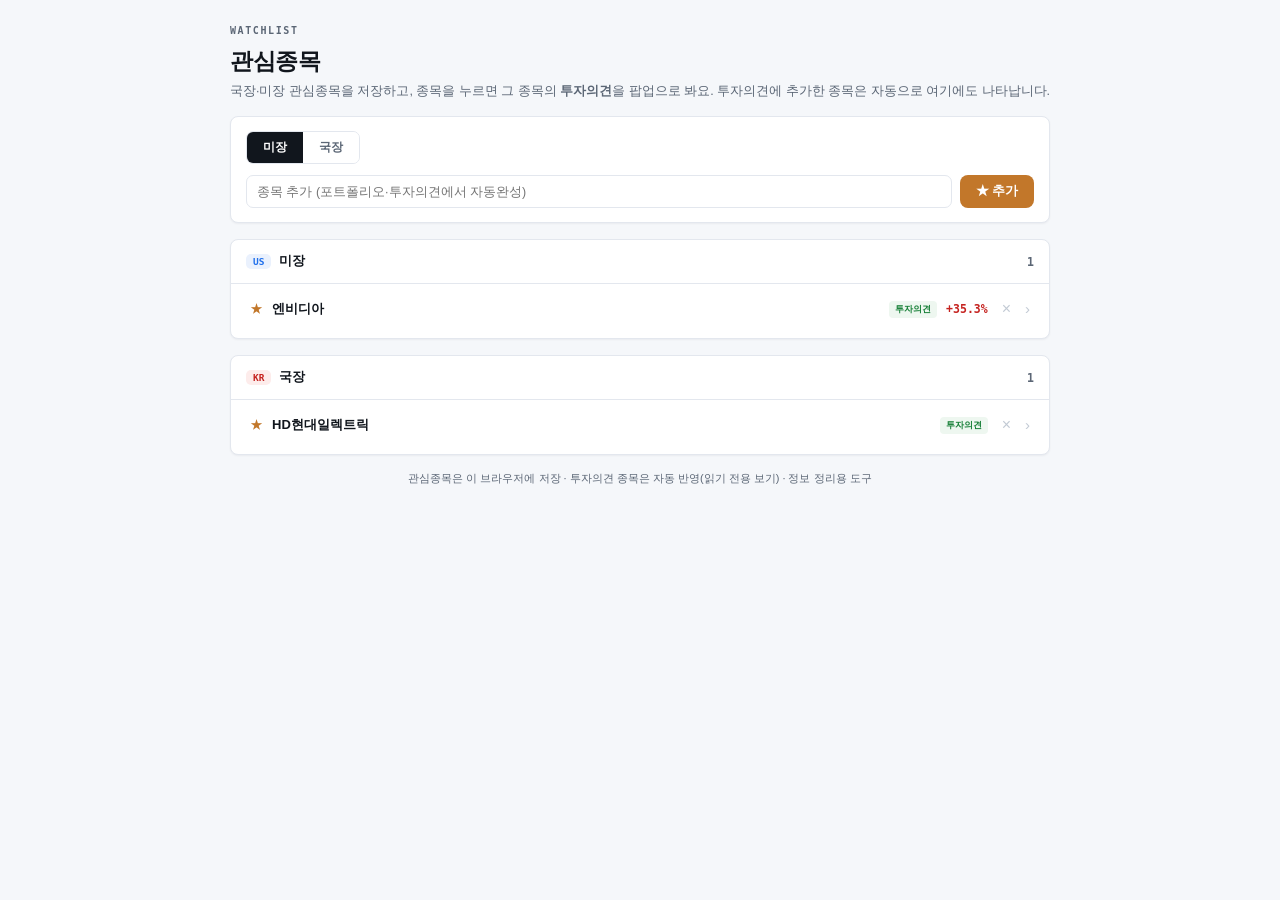
<file: watchlist.html>
<!DOCTYPE html>
<html lang="ko">
<head>
<meta charset="UTF-8">
<meta name="viewport" content="width=device-width, initial-scale=1.0">
<title>관심종목</title>
<style>
  :root{
    --ink:#11161d; --ink-soft:#5b6675; --line:#e3e7ee; --line-soft:#eef1f6;
    --panel:#ffffff; --canvas:#f5f7fa; --accent:#1f6feb; --amber:#b06000; --amber-bg:#fdf3e3;
    --bull:#188038; --bull-bg:#eef7f0; --bear:#c5221f; --bear-bg:#fdeeed;
    --us:#1f6feb; --us-bg:#eaf1fd; --kr:#c5221f; --kr-bg:#fdeceb; --up:#c5221f; --down:#1f6feb;
    --star:#c2772a;
    --shadow:0 1px 2px rgba(16,22,30,.05);
    --mono:ui-monospace,"SF Mono","Cascadia Mono","Segoe UI Mono",Consolas,monospace;
    --sans:ui-sans-serif,-apple-system,"Segoe UI","Apple SD Gothic Neo","Malgun Gothic",Roboto,sans-serif;
  }
  *{box-sizing:border-box} html,body{margin:0}
  body{font-family:var(--sans);color:var(--ink);background:var(--canvas);-webkit-font-smoothing:antialiased;line-height:1.45;padding:26px 16px 44px;font-size:13px}
  .wrap{max-width:820px;margin:0 auto}
  header{margin-bottom:16px}
  .eyebrow{font:600 10px/1 var(--mono);letter-spacing:.16em;text-transform:uppercase;color:var(--ink-soft);margin-bottom:9px}
  h1{font-size:23px;font-weight:760;letter-spacing:-.02em;margin:0 0 4px}
  .sub{color:var(--ink-soft);font-size:12.5px;margin:0}
  .panel{background:var(--panel);border:1px solid var(--line);border-radius:8px;box-shadow:var(--shadow)}
  .add{padding:14px 15px;margin-bottom:16px}
  .seg{display:inline-flex;border:1px solid var(--line);border-radius:7px;overflow:hidden;margin-bottom:11px}
  .seg button{font:700 12px var(--sans);border:0;background:#fff;color:var(--ink-soft);padding:7px 16px;cursor:pointer}
  .seg button[aria-pressed="true"]{background:var(--ink);color:#fff}
  .frm{display:grid;grid-template-columns:1fr auto;gap:8px}
  .frm input{font-family:var(--sans);font-size:12.5px;border:1px solid var(--line);background:#fff;border-radius:7px;padding:8px 10px;width:100%;color:var(--ink)}
  .frm input:focus{outline:2px solid var(--accent);outline-offset:1px;border-color:transparent}
  .addbtn{border:0;border-radius:8px;padding:8px 16px;font:700 12.5px var(--sans);color:#fff;background:var(--star);cursor:pointer;white-space:nowrap}
  .sec{margin-bottom:16px}
  .sec-head{display:flex;align-items:center;gap:8px;padding:12px 15px;border-bottom:1px solid var(--line);font-weight:720;font-size:13px}
  .sec-head .tag{font:700 9.5px var(--mono);padding:2px 7px;border-radius:5px}
  .sec.us .tag{background:var(--us-bg);color:var(--us)} .sec.kr .tag{background:var(--kr-bg);color:var(--kr)}
  .sec-head .cnt{margin-left:auto;font:600 11.5px var(--mono);color:var(--ink-soft)}
  .list{padding:4px 8px 8px}
  .empty{color:var(--ink-soft);font-size:12.5px;padding:12px 8px;text-align:center}
  .li{display:flex;align-items:center;gap:9px;padding:9px 10px;border-radius:8px;cursor:pointer;border:1px solid transparent}
  .li:hover{background:var(--line-soft);border-color:var(--line)}
  .li .star{color:var(--star);font-size:13px;flex:none}
  .li .nm{font-weight:680;font-size:13px;flex:1;min-width:0;overflow:hidden;text-overflow:ellipsis;white-space:nowrap}
  .li .op{font:700 9px var(--mono);padding:2px 6px;border-radius:4px;background:var(--bull-bg);color:var(--bull);flex:none}
  .li .noop{font:700 9px var(--mono);padding:2px 6px;border-radius:4px;background:var(--line-soft);color:var(--ink-soft);flex:none}
  .li .up{font:700 11.5px var(--mono);flex:none} .li .up.pf{color:var(--up)} .li .up.ls{color:var(--down)}
  .li .del{border:0;background:none;color:#c2cad4;font-size:16px;cursor:pointer;flex:none;border-radius:6px;padding:2px 5px}
  .li .del:hover{color:#d24545;background:#fbeaea}
  .li .arw{color:#c2cad4;font-size:15px;flex:none}
  .fromop{font-size:11px;color:var(--ink-soft);padding:8px 10px 2px}
  /* 팝업: 투자의견 보기 */
  .ov{position:fixed;inset:0;background:rgba(16,22,30,.44);display:none;align-items:flex-start;justify-content:center;padding:24px 14px;z-index:50;overflow:auto}
  .ov.on{display:flex}
  .modal{background:#fff;border-radius:12px;box-shadow:0 20px 60px rgba(16,22,30,.28);width:100%;max-width:560px;margin:auto;overflow:hidden}
  .m-head{display:flex;align-items:center;gap:8px;padding:13px 15px;border-bottom:1px solid var(--line)}
  .m-head .nm{font-size:15px;font-weight:740}
  .m-head .tag{font:700 9.5px var(--mono);padding:2px 7px;border-radius:5px}
  .m-x{margin-left:auto;border:0;background:none;color:#9aa4b0;font-size:22px;line-height:1;cursor:pointer;padding:2px 6px;border-radius:8px}
  .m-x:hover{background:var(--line-soft);color:#d24545}
  .m-body{padding:15px;max-height:calc(100vh - 200px);overflow:auto}
  .prices{display:flex;align-items:center;gap:14px;flex-wrap:wrap;margin-bottom:14px}
  .pf-i{font:600 12px var(--mono);color:var(--ink-soft)} .pf-i b{color:var(--ink);font-size:13px;margin-left:4px}
  .upside{font:700 12px var(--mono);padding:4px 9px;border-radius:8px;background:var(--line-soft)}
  .upside.pf{color:var(--up)} .upside.ls{color:var(--down)}
  .stance{display:grid;grid-template-columns:1fr 1fr;gap:10px;margin-bottom:12px}
  @media(max-width:560px){.stance{grid-template-columns:1fr}}
  .st{border-radius:8px;padding:9px 11px;font-size:12.5px;white-space:pre-wrap;line-height:1.5;min-height:44px}
  .st .l{display:block;font:700 10px var(--mono);margin-bottom:5px}
  .st.bull{background:var(--bull-bg)} .st.bull .l{color:var(--bull)}
  .st.bear{background:var(--bear-bg)} .st.bear .l{color:var(--bear)}
  .note{background:#fcfcfd;border:1px solid var(--line);border-radius:8px;padding:9px 11px;font-size:12.5px;white-space:pre-wrap;line-height:1.5;margin-bottom:12px}
  .note .l{display:block;font:700 10px var(--mono);color:var(--ink-soft);margin-bottom:5px}
  .thumbs{display:flex;flex-wrap:wrap;gap:8px;margin-bottom:6px}
  .thumbs img{width:76px;height:76px;object-fit:cover;border-radius:8px;border:1px solid var(--line);cursor:zoom-in}
  .noop-msg{color:var(--ink-soft);font-size:12.5px;padding:6px 0 4px}
  .m-foot{display:flex;gap:8px;padding:12px 15px;border-top:1px solid var(--line)}
  .m-foot a{border:1px solid var(--line);background:#fff;color:var(--accent);font:700 12px var(--sans);padding:8px 14px;border-radius:8px;cursor:pointer;text-decoration:none}
  .m-foot a:hover{border-color:var(--accent)}
  .lb{position:fixed;inset:0;background:rgba(0,0,0,.85);display:none;align-items:center;justify-content:center;z-index:60;padding:20px}
  .lb.on{display:flex} .lb img{max-width:100%;max-height:100%;border-radius:8px}
  footer{max-width:820px;margin:6px auto 0;color:var(--ink-soft);font-size:11px;text-align:center}
  @media(max-width:640px){ body{padding:16px 10px 44px} input,select,textarea{font-size:16px !important} }
</style>
</head>
<body>
<div class="wrap">
  <header>
    <div class="eyebrow">Watchlist</div>
    <h1>관심종목</h1>
    <p class="sub">국장·미장 관심종목을 저장하고, 종목을 누르면 그 종목의 <b>투자의견</b>을 팝업으로 봐요. 투자의견에 추가한 종목은 자동으로 여기에도 나타납니다.</p>
  </header>

  <section class="panel add">
    <div class="seg" role="group" aria-label="시장">
      <button id="mUs" aria-pressed="true">미장</button>
      <button id="mKr" aria-pressed="false">국장</button>
    </div>
    <div class="frm">
      <input id="fName" list="stocklist" placeholder="종목 추가 (포트폴리오·투자의견에서 자동완성)">
      <datalist id="stocklist"></datalist>
      <button class="addbtn" id="addBtn">★ 추가</button>
    </div>
  </section>

  <section class="panel sec us">
    <div class="sec-head"><span class="tag">US</span>미장<span class="cnt" id="cntUs">0</span></div>
    <div class="list" id="listUs"></div>
  </section>
  <section class="panel sec kr">
    <div class="sec-head"><span class="tag">KR</span>국장<span class="cnt" id="cntKr">0</span></div>
    <div class="list" id="listKr"></div>
  </section>
</div>

<div class="ov" id="ov"><div class="modal" role="dialog" aria-modal="true">
  <div class="m-head" id="mHead"></div>
  <div class="m-body" id="mBody"></div>
  <div class="m-foot"><a href="opinion.html" id="goOp">투자의견에서 편집 →</a></div>
</div></div>
<div class="lb" id="lb"><img id="lbImg" alt="첨부 사진"></div>

<footer>관심종목은 이 브라우저에 저장 · 투자의견 종목은 자동 반영(읽기 전용 보기) · 정보 정리용 도구</footer>

<script>
(function(){
  "use strict";
  const WKEY="toolkit:watchlist", OKEY="toolkit:opinion";
  const id=x=>document.getElementById(x);
  const esc=s=>String(s).replace(/[&<>"]/g,c=>({"&":"&amp;","<":"&lt;",">":"&gt;",'"':"&quot;"}[c]));
  const won=n=>"₩"+Math.round(Number(n)||0).toLocaleString("ko-KR");
  const uid=()=>Date.now().toString(36)+Math.random().toString(36).slice(2,6);
  const norm=s=>String(s||"").trim();

  let watch=[];
  try{const s=localStorage.getItem(WKEY);if(s){const a=JSON.parse(s);if(Array.isArray(a))watch=a;}}catch(e){}
  function persist(){try{localStorage.setItem(WKEY,JSON.stringify(watch));}catch(e){}}

  function readOpinions(){try{const s=localStorage.getItem(OKEY);if(!s)return [];
    const o=JSON.parse(s);const arr=Array.isArray(o)?o:(o&&o.data)||[];return Array.isArray(arr)?arr:[];}catch(e){return [];}}
  function pieNames(){const out=[];["toolkit:pie1","toolkit:pie-us"].forEach(k=>{try{const s=localStorage.getItem(k);if(!s)return;
    const o=JSON.parse(s);const arr=Array.isArray(o)?o:(o&&o.data)||[];arr.forEach(x=>{if(x&&x.name)out.push(x.name);});}catch(e){}});return out;}

  // 투자의견 종목을 관심종목에 자동 병합(파일 수정 없이 파생)
  function syncFromOpinion(){
    const ops=readOpinions();let changed=false;
    ops.forEach(o=>{const nm=norm(o.name);const mk=o.market==="kr"?"kr":"us";if(!nm)return;
      if(!watch.some(w=>norm(w.name)===nm && w.market===mk)){
        watch.push({id:uid(),market:mk,name:nm,fromOpinion:true});changed=true;}});
    if(changed)persist();
  }

  function opinionFor(name,market){const nm=norm(name);
    return readOpinions().find(o=>norm(o.name)===nm && (o.market==="kr"?"kr":"us")===market)||null;}
  function upside(o){if(o&&o.cur>0&&o.target>0)return (o.target/o.cur-1)*100;return null;}

  let addMarket="us";
  const fName=id("fName");
  function setMarket(m){addMarket=m;id("mUs").setAttribute("aria-pressed",m==="us");id("mKr").setAttribute("aria-pressed",m==="kr");}
  id("mUs").addEventListener("click",()=>setMarket("us"));
  id("mKr").addEventListener("click",()=>setMarket("kr"));
  function buildDatalist(){const names=[...new Set([...pieNames(),...readOpinions().map(o=>o.name),...watch.map(w=>w.name)])].filter(Boolean);
    id("stocklist").innerHTML=names.map(n=>`<option value="${esc(n)}">`).join("");}

  function add(){const nm=norm(fName.value);if(!nm){fName.focus();return;}
    if(watch.some(w=>norm(w.name)===nm && w.market===addMarket)){fName.value="";render();return;}
    watch.push({id:uid(),market:addMarket,name:nm,fromOpinion:false});persist();fName.value="";render();}
  id("addBtn").addEventListener("click",add);
  fName.addEventListener("keydown",e=>{if(e.key==="Enter")add();});

  function liHtml(w){
    const o=opinionFor(w.name,w.market),u=upside(o);
    const opChip=o?'<span class="op">투자의견</span>':'<span class="noop">의견 없음</span>';
    const up=(u!=null)?`<span class="up ${u>=0?'pf':'ls'}">${u>=0?'+':''}${u.toFixed(1)}%</span>`:"";
    return `<div class="li" data-open="${w.id}"><span class="star">★</span>`+
      `<span class="nm">${esc(w.name)}</span>${opChip}${up}`+
      `<button class="del" data-del="${w.id}" title="관심종목에서 제거">×</button>`+
      `<span class="arw" data-open="${w.id}">›</span></div>`;}
  function render(){
    buildDatalist();
    const us=watch.filter(w=>w.market==="us"), kr=watch.filter(w=>w.market==="kr");
    const sort=a=>a.slice().sort((x,y)=>norm(x.name)<norm(y.name)?-1:1);
    id("listUs").innerHTML=us.length?sort(us).map(liHtml).join(""):'<div class="empty">아직 미장 관심종목이 없어요</div>';
    id("listKr").innerHTML=kr.length?sort(kr).map(liHtml).join(""):'<div class="empty">아직 국장 관심종목이 없어요</div>';
    id("cntUs").textContent=us.length;id("cntKr").textContent=kr.length;
  }

  // ---- 팝업: 투자의견 보기 ----
  const ov=id("ov");
  function openW(idv){const w=watch.find(x=>x.id===idv);if(!w)return;
    const o=opinionFor(w.name,w.market),u=upside(o);
    id("mHead").innerHTML=`<span class="tag" style="background:${w.market==='us'?'var(--us-bg)':'var(--kr-bg)'};color:${w.market==='us'?'var(--us)':'var(--kr)'}">${w.market==='us'?'US':'KR'}</span>`+
      `<span class="nm">${esc(w.name)}</span><button class="m-x" id="mX" aria-label="닫기">×</button>`;
    let body;
    if(!o){
      body=`<div class="noop-msg">이 종목은 아직 <b>투자의견</b>이 없어요.<br>투자의견 도구에서 목표가·긍정·부정을 작성하면 여기서 바로 볼 수 있어요.</div>`;
    }else{
      const up=(u!=null)?`<span class="upside ${u>=0?'pf':'ls'}">상승여력 ${u>=0?'+':''}${u.toFixed(1)}%</span>`:`<span class="upside">상승여력 —</span>`;
      body=`<div class="prices">`+
        (o.cur>0?`<span class="pf-i">현재가<b>${won(o.cur)}</b></span>`:"")+
        (o.target>0?`<span class="pf-i">목표가<b>${won(o.target)}</b></span>`:"")+up+
        (o.date?`<span class="pf-i" style="margin-left:auto">작성 ${esc(o.date)}</span>`:"")+`</div>`+
        `<div class="stance">`+
          `<div class="st bull"><span class="l">＋ 긍정</span>${o.bull?esc(o.bull):'<span style="color:var(--ink-soft)">—</span>'}</div>`+
          `<div class="st bear"><span class="l">－ 부정</span>${o.bear?esc(o.bear):'<span style="color:var(--ink-soft)">—</span>'}</div>`+
        `</div>`+
        (o.note?`<div class="note"><span class="l">비고</span>${esc(o.note)}</div>`:"")+
        ((o.photos&&o.photos.length)?`<div class="thumbs">${o.photos.map((p,i)=>`<img src="${p}" data-zoom="${i}" alt="첨부">`).join("")}</div>`:"");
    }
    id("mBody").innerHTML=body;
    id("mX").addEventListener("click",closeW);
    if(o&&o.photos)id("mBody").querySelectorAll("[data-zoom]").forEach(im=>im.addEventListener("click",()=>{id("lbImg").src=o.photos[+im.dataset.zoom];id("lb").classList.add("on");}));
    ov.classList.add("on");document.body.style.overflow="hidden";}
  function closeW(){ov.classList.remove("on");document.body.style.overflow="";}
  ov.addEventListener("click",e=>{if(e.target===ov)closeW();});
  document.addEventListener("keydown",e=>{if(e.key==="Escape"){if(id("lb").classList.contains("on"))id("lb").classList.remove("on");else if(ov.classList.contains("on"))closeW();}});
  id("lb").addEventListener("click",()=>id("lb").classList.remove("on"));

  document.body.addEventListener("click",e=>{
    const del=e.target.closest("[data-del]");
    if(del){e.stopPropagation();watch=watch.filter(w=>w.id!==del.dataset.del);persist();render();return;}
    const op=e.target.closest("[data-open]");if(op)openW(op.dataset.open);});

  syncFromOpinion();
  render();
})();
</script>
</body>
</html>
</file>
<file: shared.css>
/* ============================================================
   shared.css  —  공통 디자인 토큰 & UI 기본 요소
   모든 도구 페이지 / 허브 / 탭이 이 파일 하나를 공유합니다.
   색·폰트를 바꾸려면 :root 값만 고치면 전부 반영돼요.
   ============================================================ */
:root{
  --ink:#11161d; --ink-soft:#5b6675;
  --line:#e3e7ee; --line-soft:#eef1f6;
  --panel:#ffffff; --canvas:#f5f7fa;
  --accent:#1f6feb; --ok:#1a7f5a; --warn:#c2772a; --danger:#d24545;
  --radius:8px; --radius-sm:6px;
  --shadow:0 1px 2px rgba(16,22,30,.05);
  --radius-btn:6px;
  --mono:ui-monospace,"SF Mono","Cascadia Mono","Segoe UI Mono",Consolas,monospace;
  --sans:ui-sans-serif,-apple-system,"Segoe UI","Apple SD Gothic Neo","Malgun Gothic",Roboto,sans-serif;
}
*{box-sizing:border-box}
html,body{margin:0}
body{font-family:var(--sans);color:var(--ink);background:var(--canvas);
  -webkit-font-smoothing:antialiased;line-height:1.5}
a{color:inherit}
.wrap{max-width:1120px;margin:0 auto;padding:0 18px}

/* ---- app bar (공통 헤더) ---- */
.appbar{position:sticky;top:0;z-index:20;background:rgba(255,255,255,.82);
  backdrop-filter:saturate(1.4) blur(8px);border-bottom:1px solid var(--line)}
.appbar-in{max-width:1120px;margin:0 auto;padding:11px 18px;display:flex;align-items:center;gap:12px}
.appbar .brand{font-weight:740;font-size:15px;letter-spacing:-.01em;display:flex;align-items:center;gap:8px}
.appbar .brand .mark{width:20px;height:20px;border-radius:6px;background:var(--accent);
  display:inline-grid;place-items:center;color:#fff;font:800 12px var(--mono)}
.appbar .back{font-size:13px;color:var(--ink-soft);text-decoration:none;padding:5px 9px;border-radius:8px}
.appbar .back:hover{background:var(--line-soft);color:var(--ink)}
.appbar .spacer{flex:1}
.appbar .acts{display:flex;gap:8px}

/* ---- buttons ---- */
.btn{font:600 13px var(--sans);border:1px solid var(--line);background:#fff;color:var(--ink);
  padding:7px 12px;border-radius:var(--radius-sm);cursor:pointer;transition:.15s}
.btn:hover{border-color:var(--accent);color:var(--accent)}
.btn.solid{background:var(--ink);color:#fff;border-color:var(--ink)}
.btn.solid:hover{opacity:.9;color:#fff}
.btn:focus-visible{outline:2px solid var(--accent);outline-offset:2px}

/* ---- header block ---- */
.pagehead{padding:26px 0 18px}
.eyebrow{font:600 11px/1 var(--mono);letter-spacing:.16em;text-transform:uppercase;color:var(--ink-soft);margin-bottom:10px}
h1.title{font-size:26px;font-weight:760;letter-spacing:-.02em;margin:0 0 4px}
.sub{color:var(--ink-soft);font-size:14px;margin:0}

/* ---- panel & fields ---- */
.panel{background:var(--panel);border:1px solid var(--line);border-radius:var(--radius);box-shadow:var(--shadow)}
.field{font-family:var(--sans);font-size:13px;border:1px solid var(--line);background:#fff;
  border-radius:9px;padding:8px 10px;color:var(--ink);width:100%}
.field:focus{outline:2px solid var(--accent);outline-offset:1px;border-color:transparent}

/* ---- tool cards (hub) ---- */
.cards{display:grid;grid-template-columns:repeat(auto-fill,minmax(210px,1fr));gap:8px;padding-bottom:22px}
.card{position:relative;display:block;text-decoration:none;background:var(--panel);
  border:1px solid var(--line);border-radius:var(--radius);box-shadow:var(--shadow);
  padding:11px 12px 10px;overflow:hidden;transition:transform .1s,box-shadow .1s}
.card:hover{transform:translateY(-2px);box-shadow:0 2px 4px rgba(16,22,30,.05),0 16px 40px rgba(16,22,30,.10)}
.card .stripe{position:absolute;left:0;top:0;bottom:0;width:4px}
.card .glyph{width:30px;height:30px;border-radius:7px;display:grid;place-items:center;
  font-size:19px;color:#fff;margin-bottom:12px}
.card .nm{font-weight:720;font-size:14px;letter-spacing:-.01em}
.card .ds{color:var(--ink-soft);font-size:11.5px;margin-top:2px;min-height:0;display:-webkit-box;-webkit-line-clamp:2;-webkit-box-orient:vertical;overflow:hidden}
.card .go{margin-top:7px;font:600 11px var(--mono);color:var(--ink-soft)}
.card:hover .go{color:var(--accent)}
.card.ghost{border-style:dashed;box-shadow:none;color:var(--ink-soft);display:flex;
  flex-direction:column;justify-content:center;align-items:center;text-align:center;min-height:150px}
.card.ghost:hover{transform:none;border-color:var(--accent);color:var(--accent)}
.card.ghost .plus{font-size:26px;font-weight:400;line-height:1}

/* ---- tabs (tab shell) ---- */
.tabbar{display:flex;gap:4px;overflow-x:auto;padding:8px 0 0}
.tab{white-space:nowrap;font:600 13px var(--sans);border:0;background:none;color:var(--ink-soft);
  padding:9px 14px;border-radius:9px 9px 0 0;cursor:pointer;border-bottom:2px solid transparent}
.tab[aria-selected="true"]{color:var(--ink);border-bottom-color:var(--accent);background:var(--panel)}
.frame-wrap{background:var(--panel);border:1px solid var(--line);border-top:0;
  border-radius:0 0 var(--radius) var(--radius);overflow:hidden;box-shadow:var(--shadow)}
.frame-wrap iframe{display:block;width:100%;height:calc(100vh - 150px);min-height:520px;border:0}

.foot{color:var(--ink-soft);font-size:11.5px;text-align:center;padding:16px 0 40px}
@media(prefers-reduced-motion:reduce){*{transition:none!important}}

/* ---- 모바일: 한 화면에 담기 ---- */
@media(max-width:640px){
  .cards{grid-template-columns:1fr 1fr;gap:7px;padding-bottom:14px}
  .card{padding:9px 10px 9px}
  .card .glyph{width:26px;height:26px;font-size:14px}
  .card .nm{font-size:12.5px;margin-top:5px}
  .card .ds{-webkit-line-clamp:2;font-size:10.5px}
  .card .go{display:none}
  .pagehead{padding:12px 0 8px}
  h1.title{font-size:19px}
  .appbar-in{padding:8px 12px}
}
</file>
